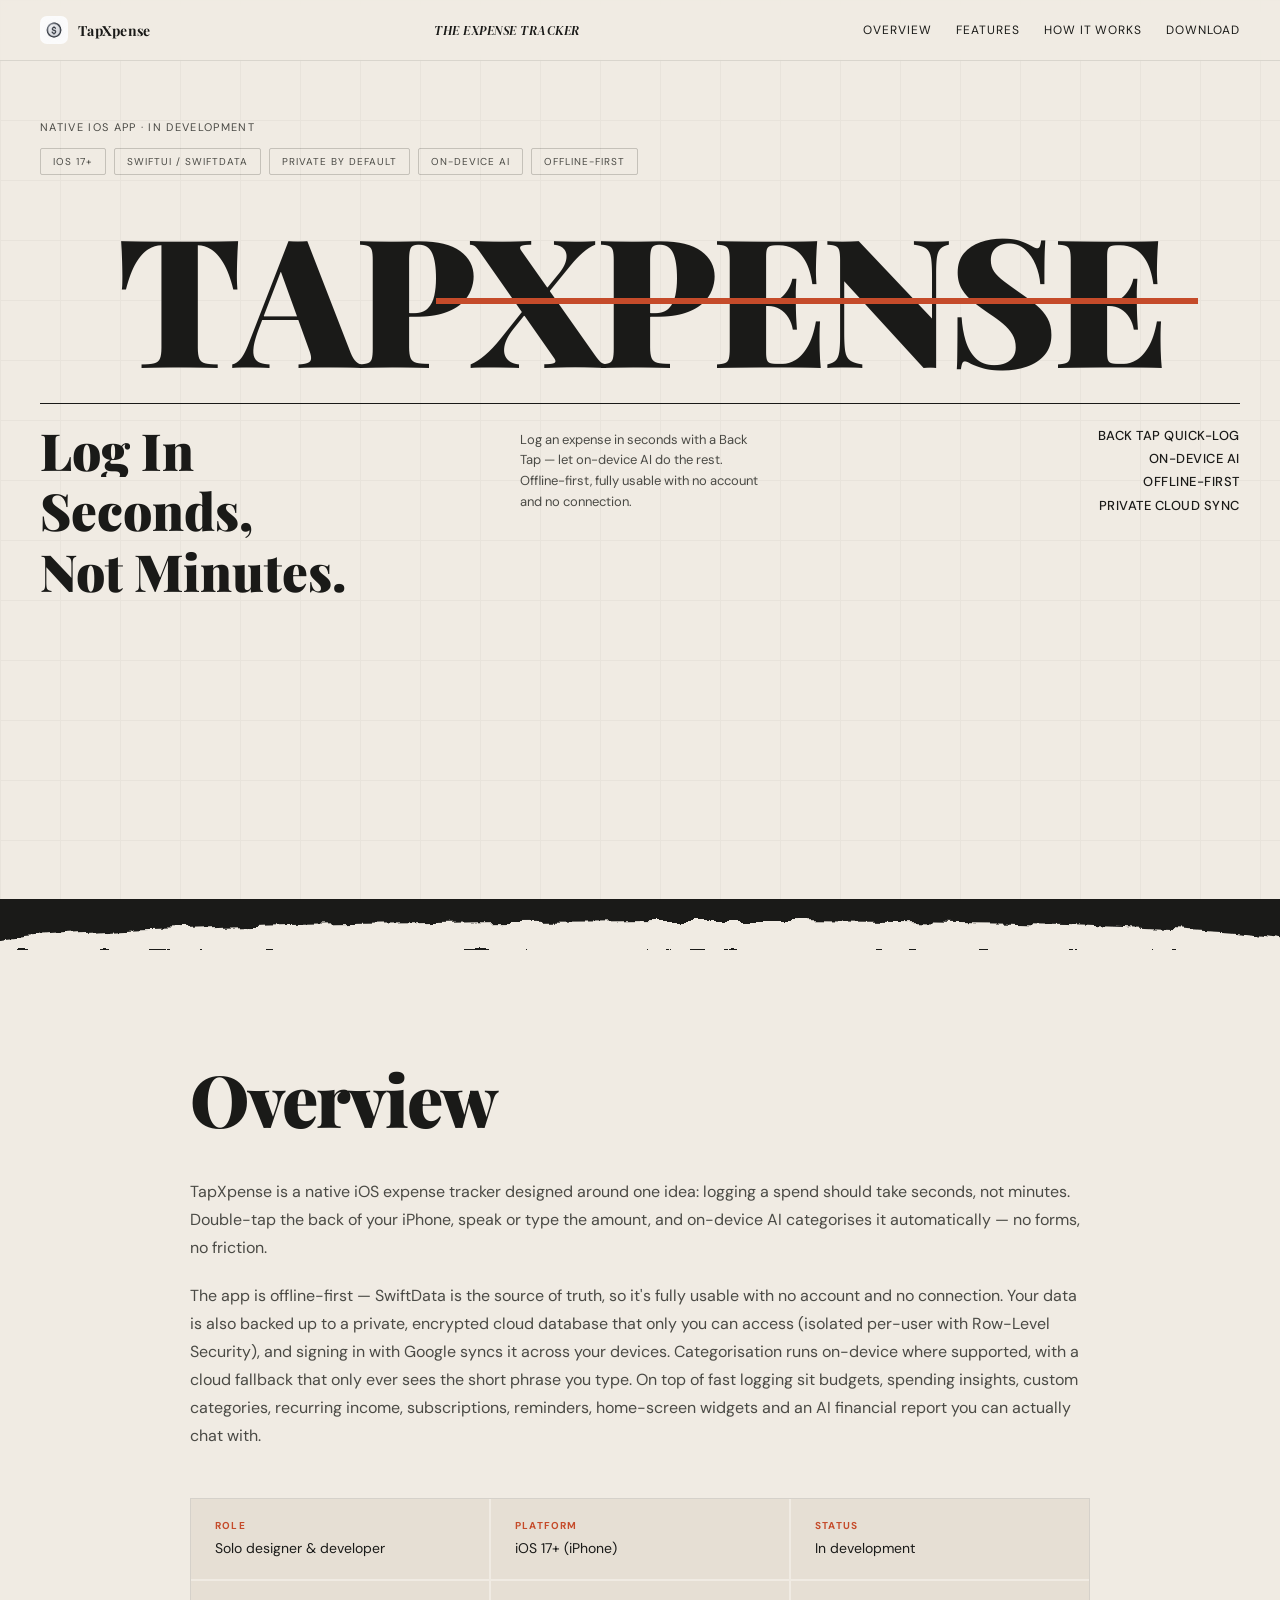
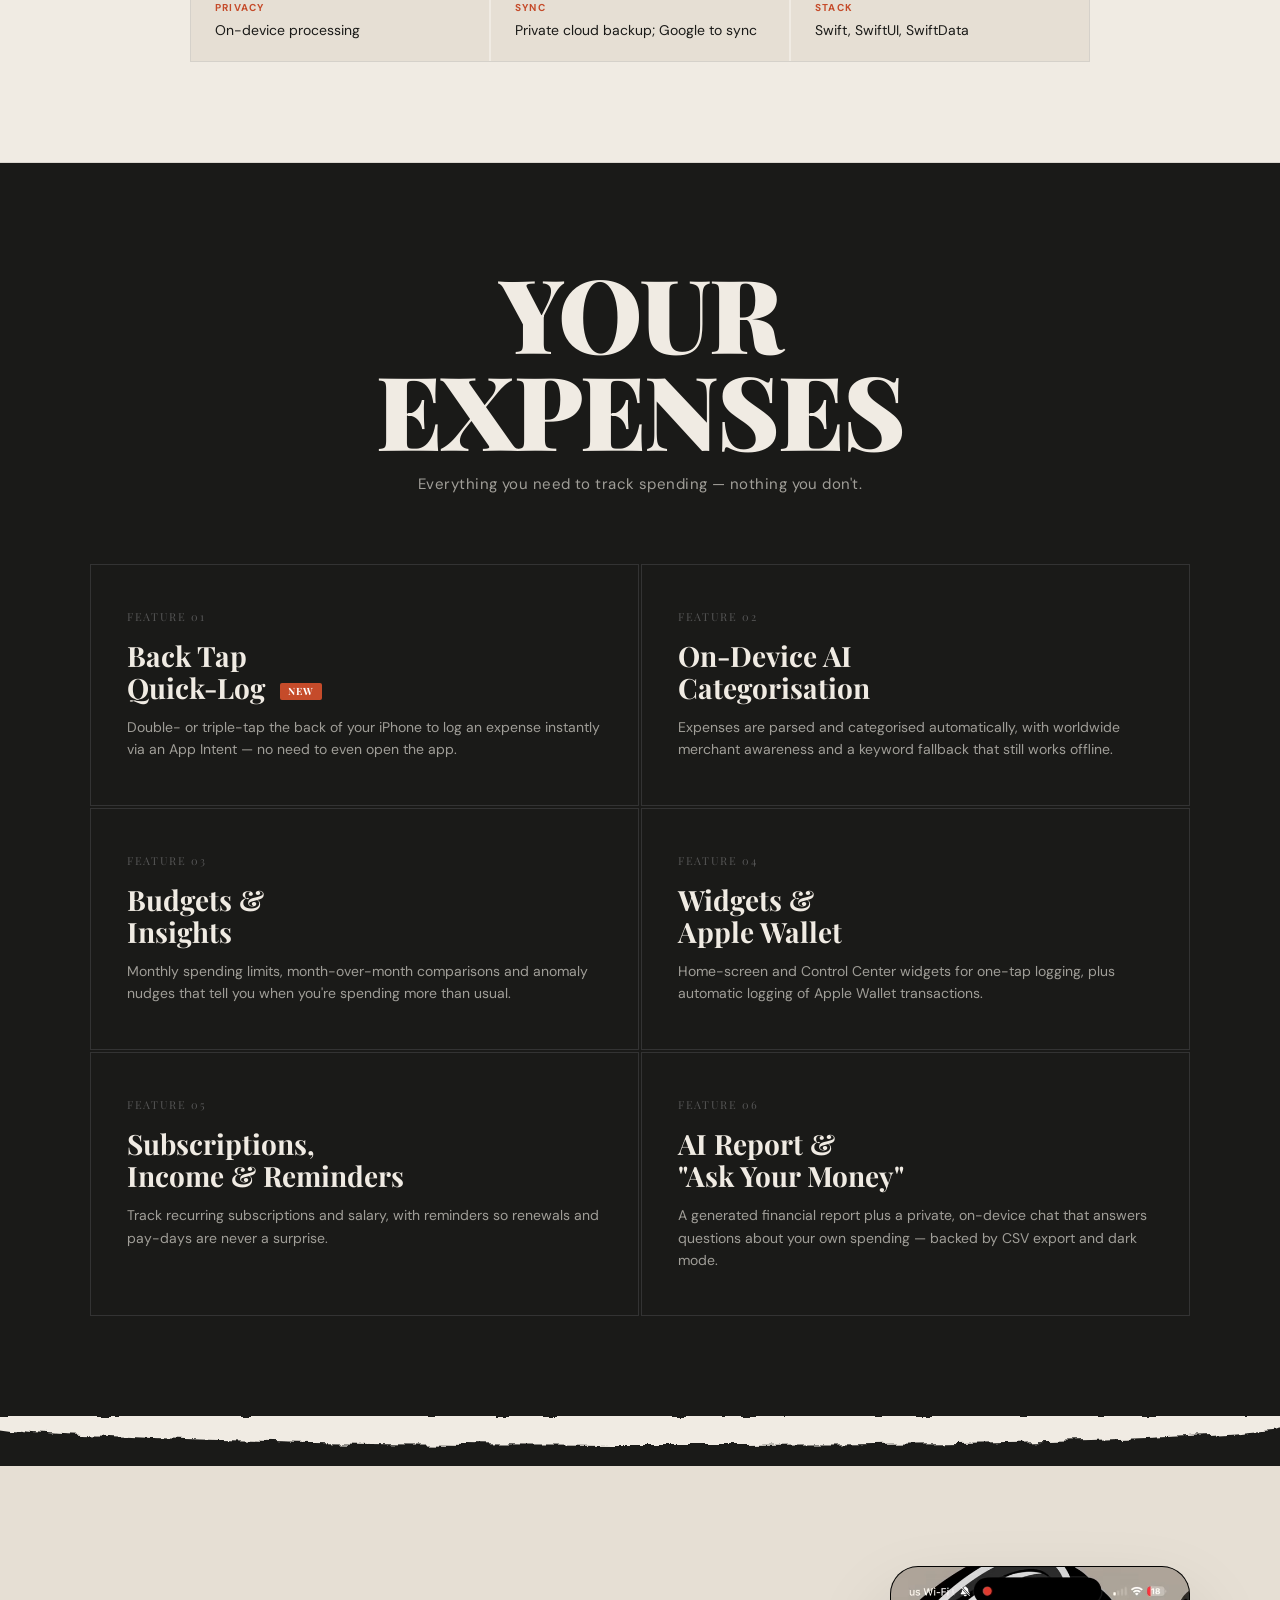
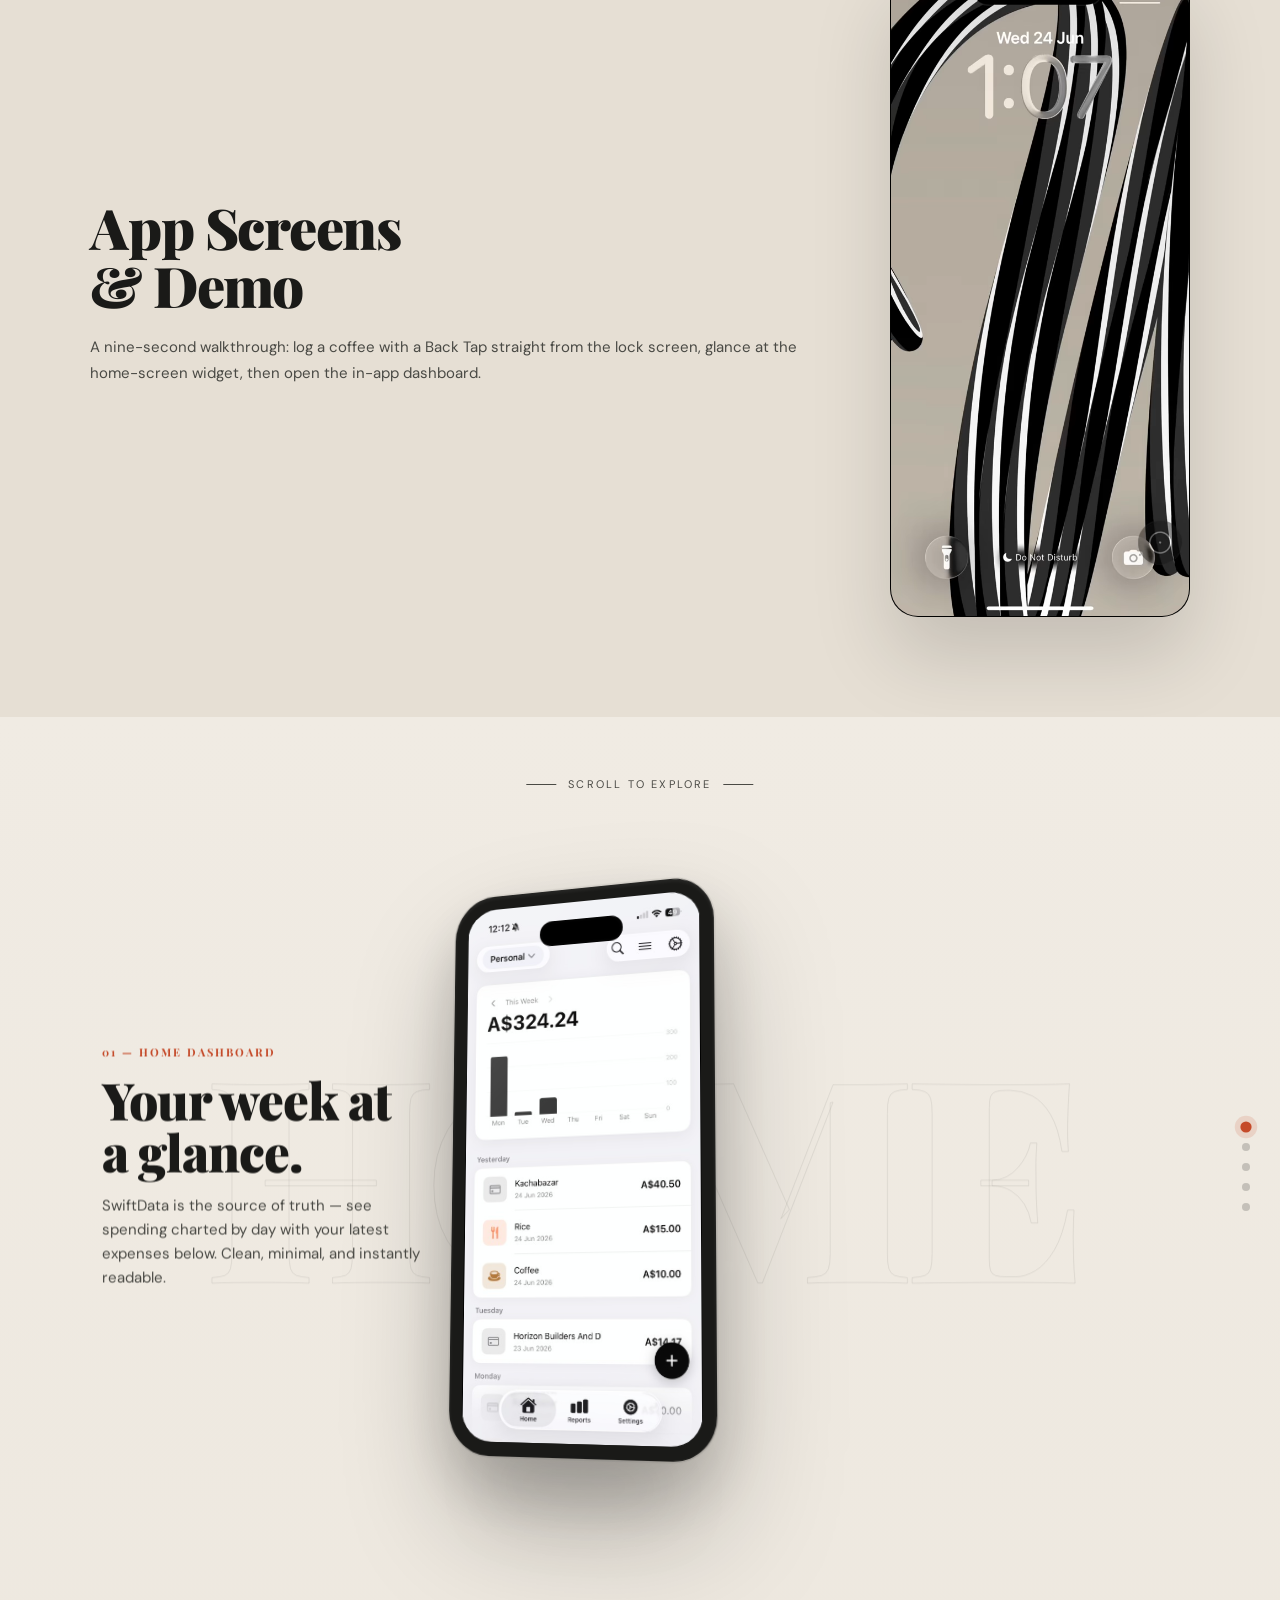
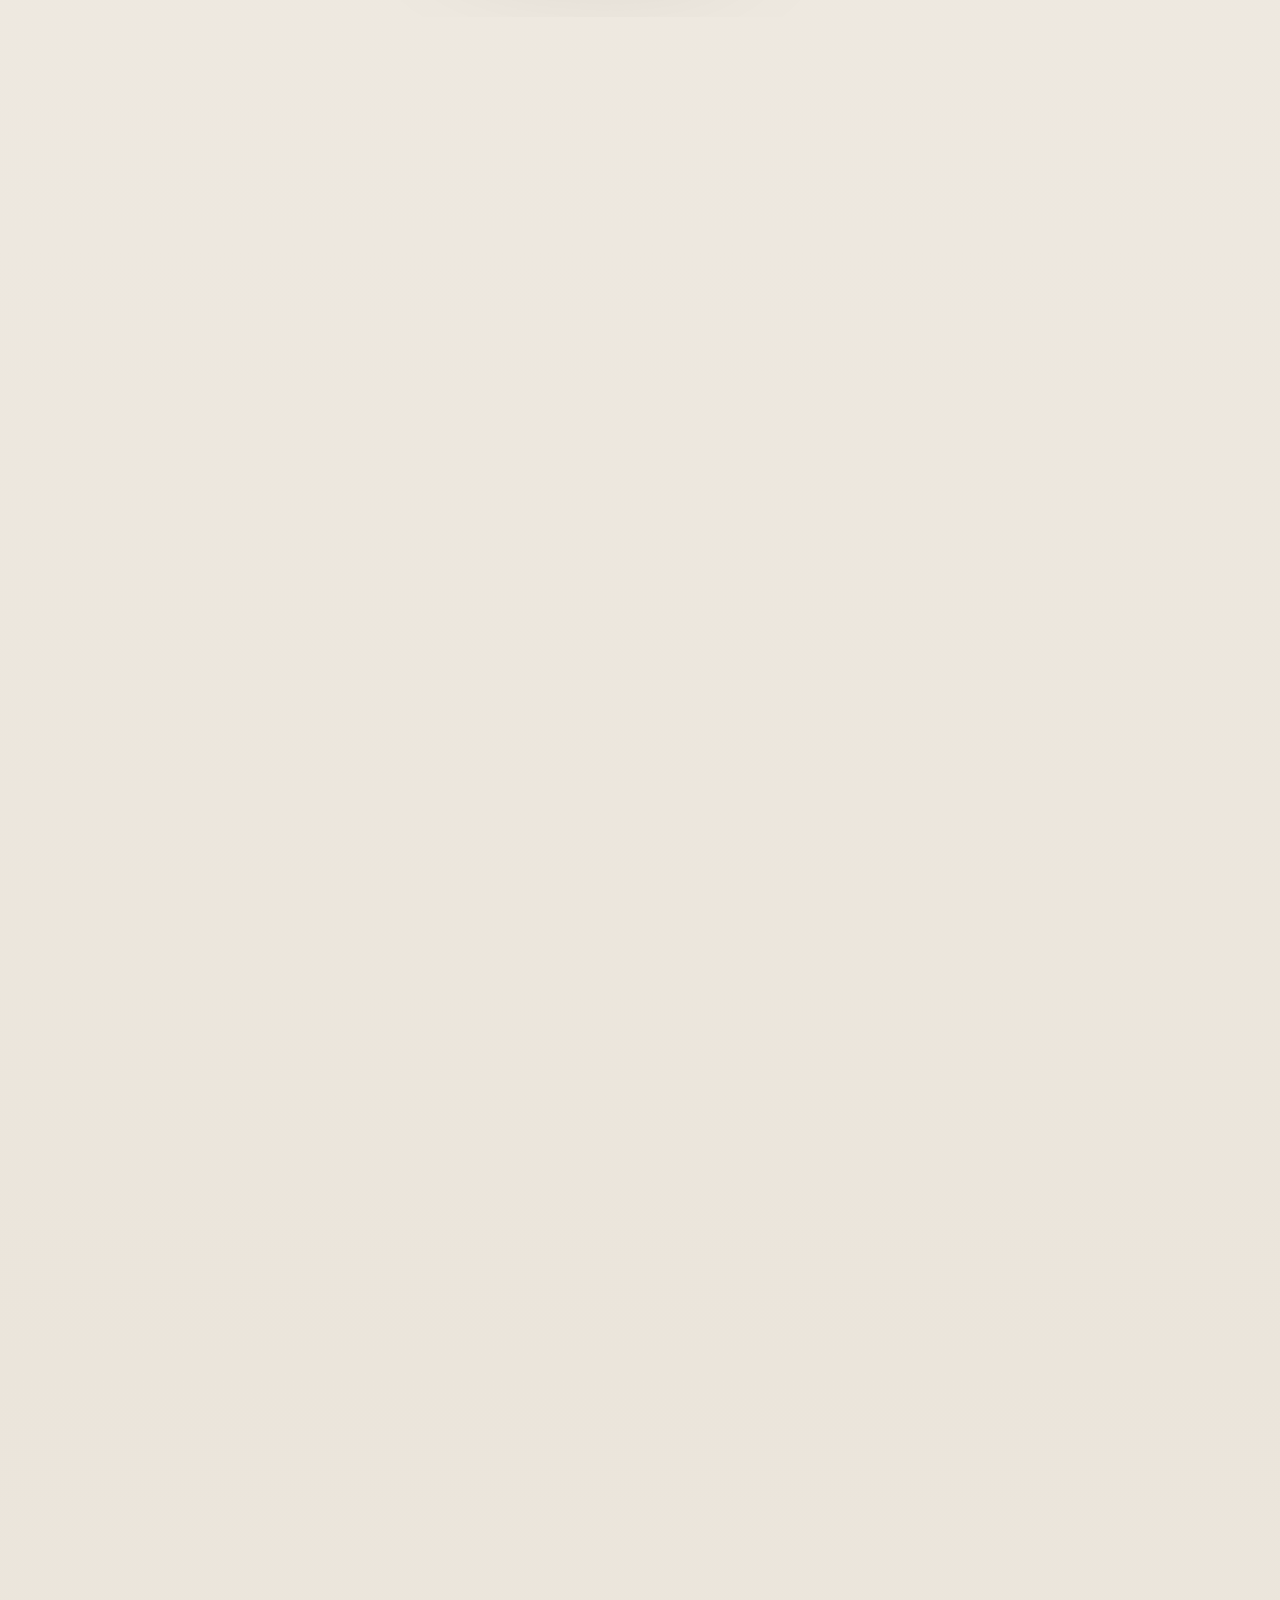
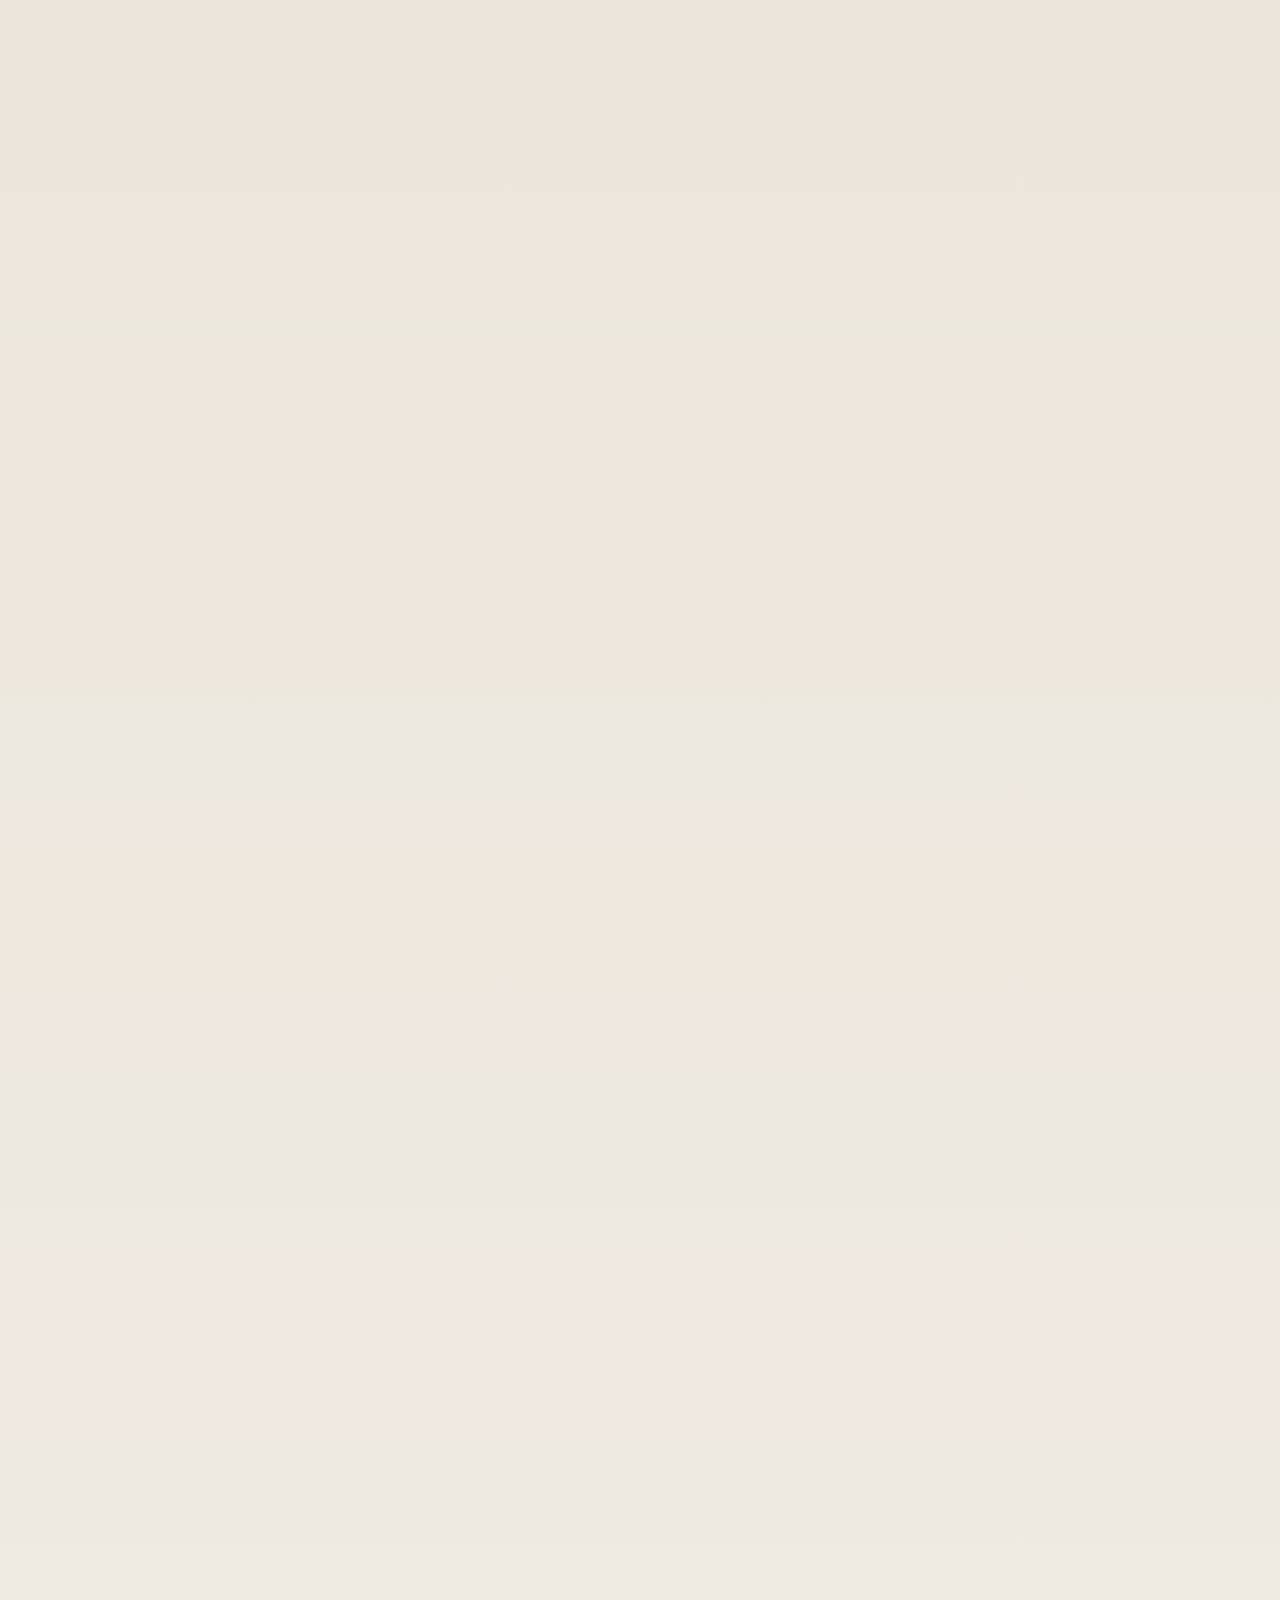
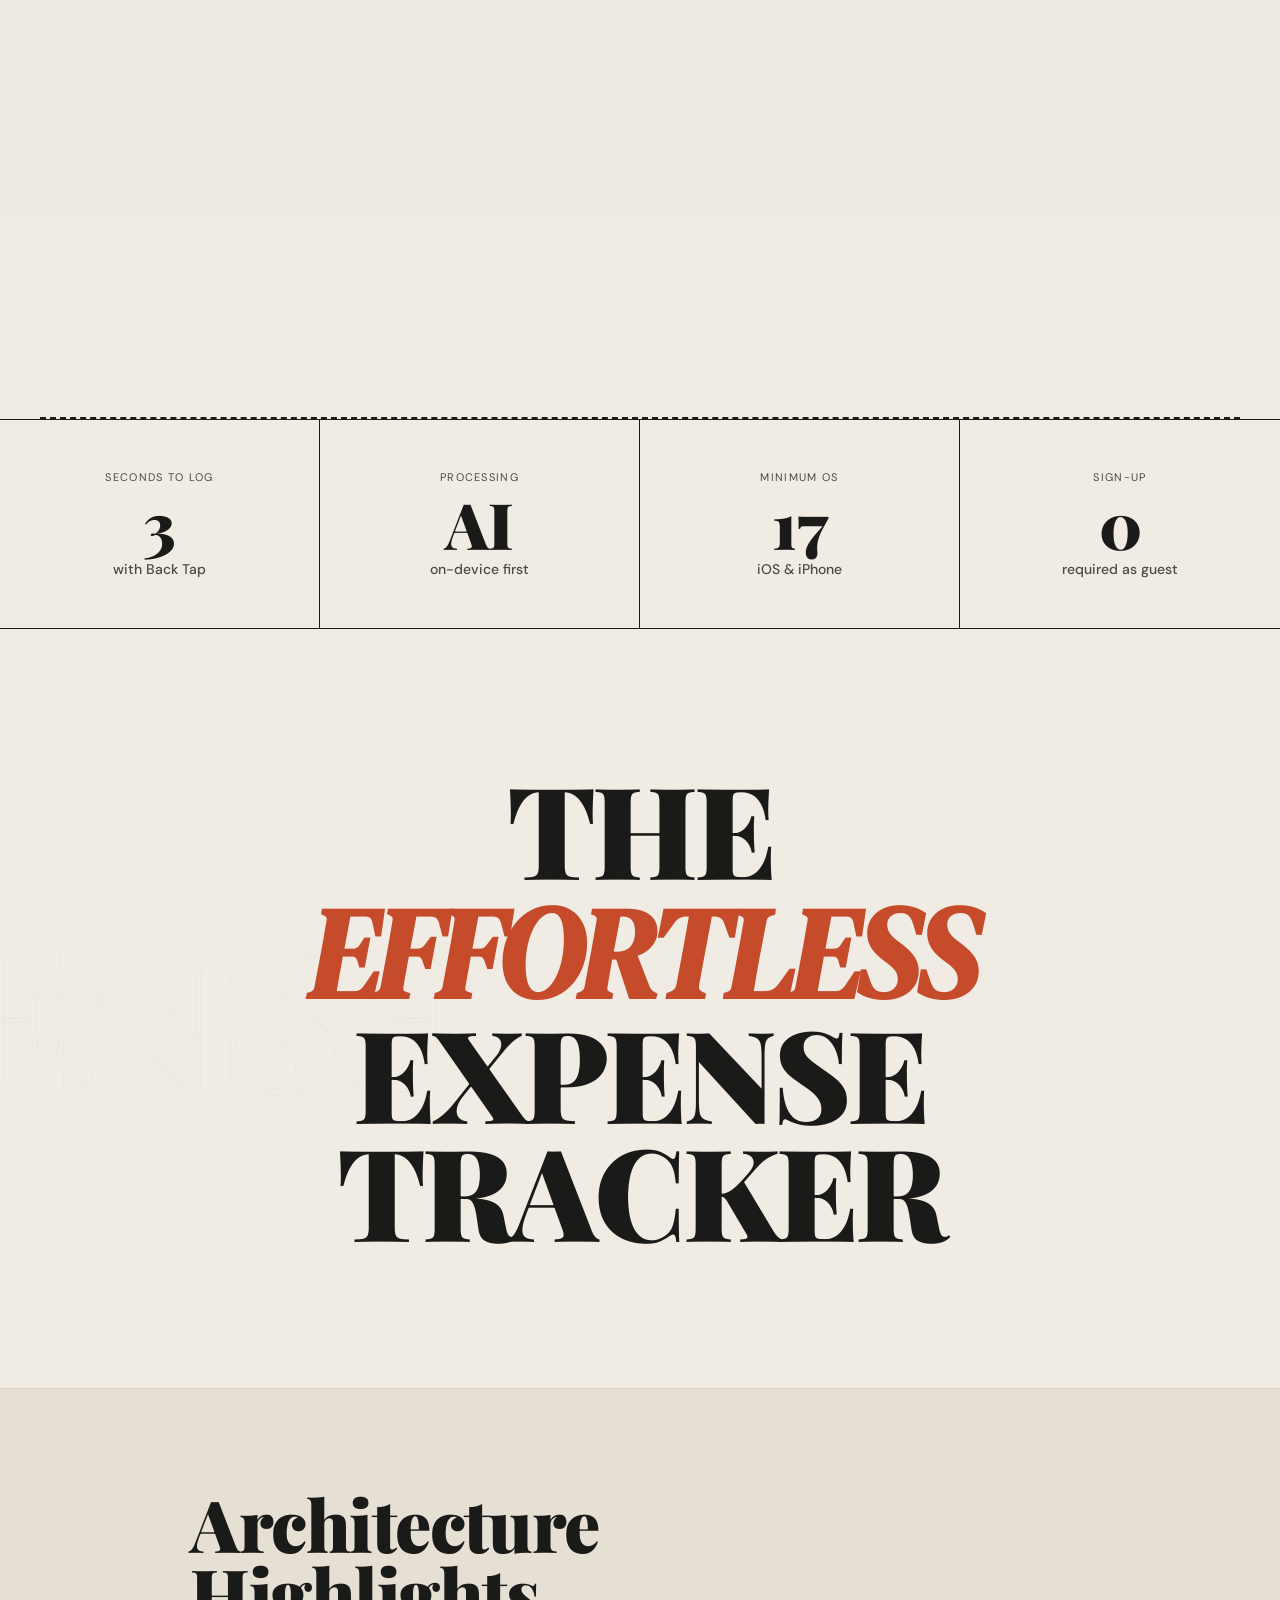
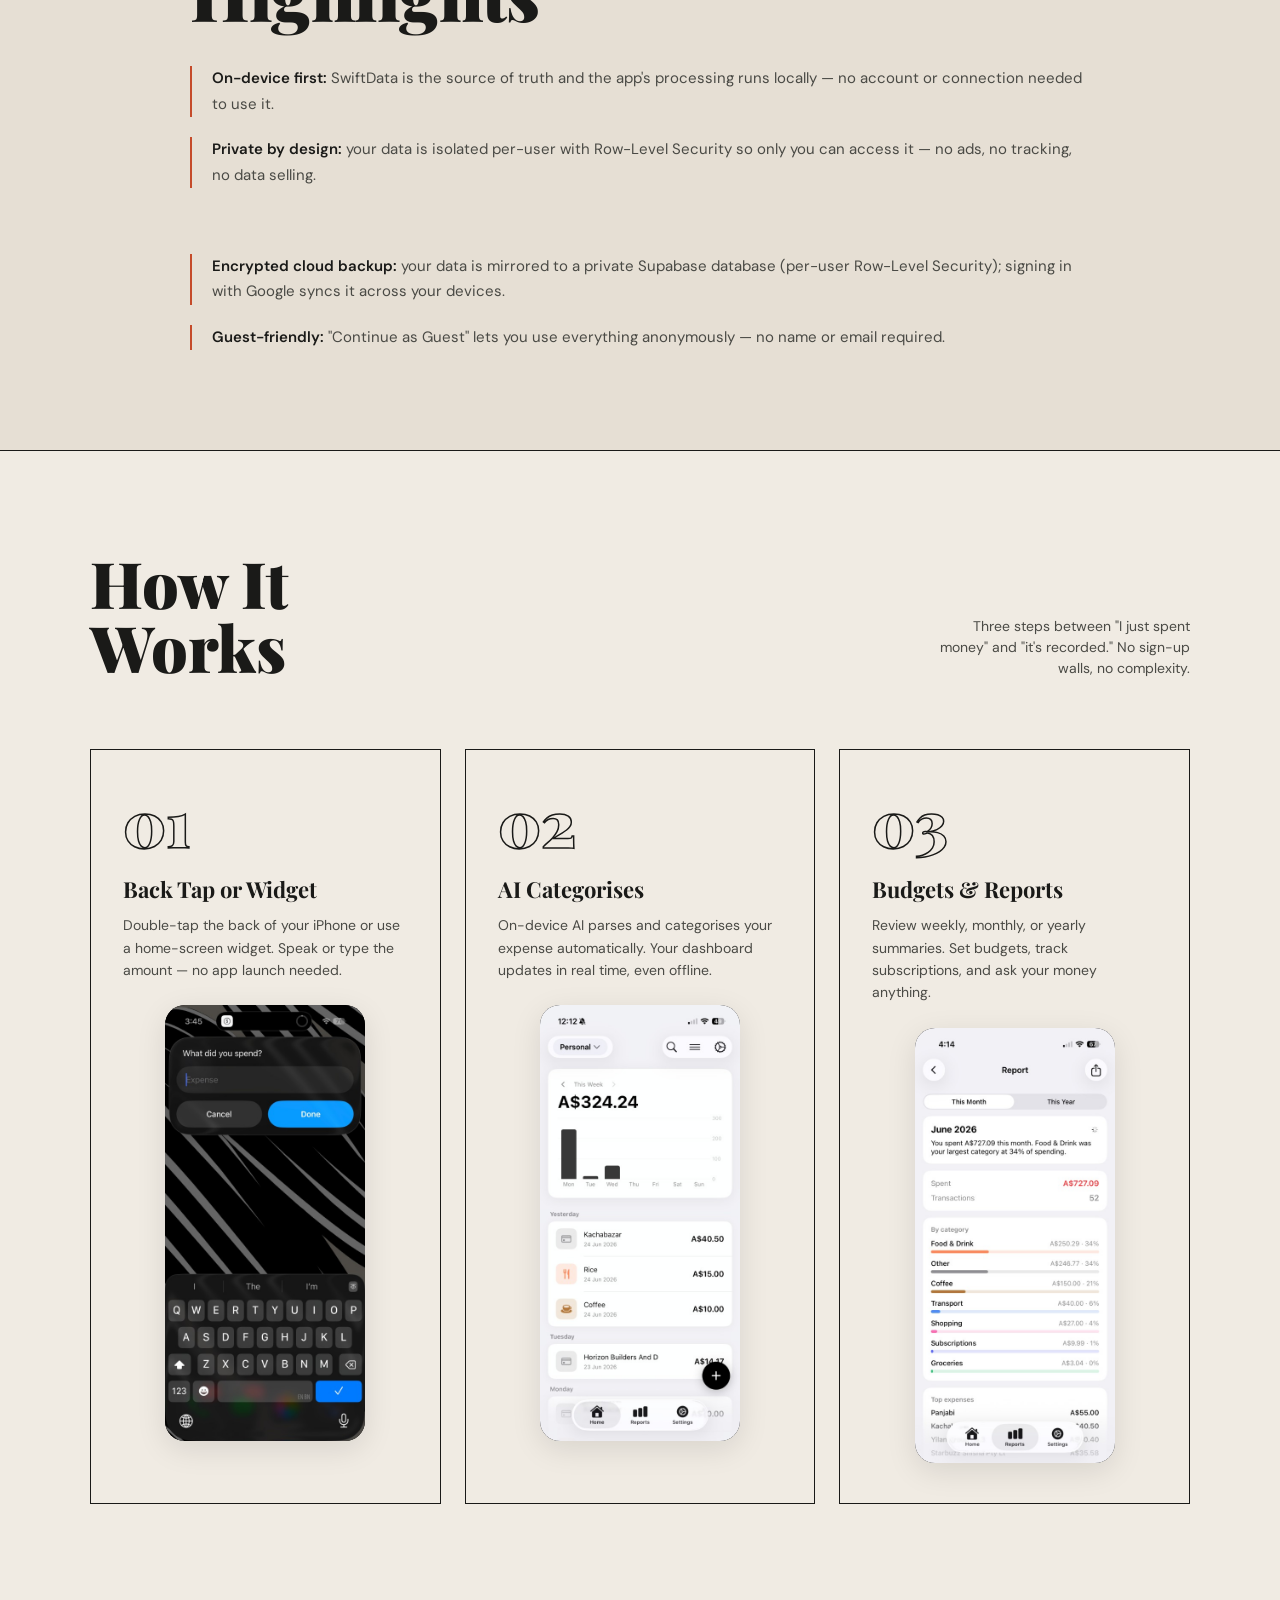
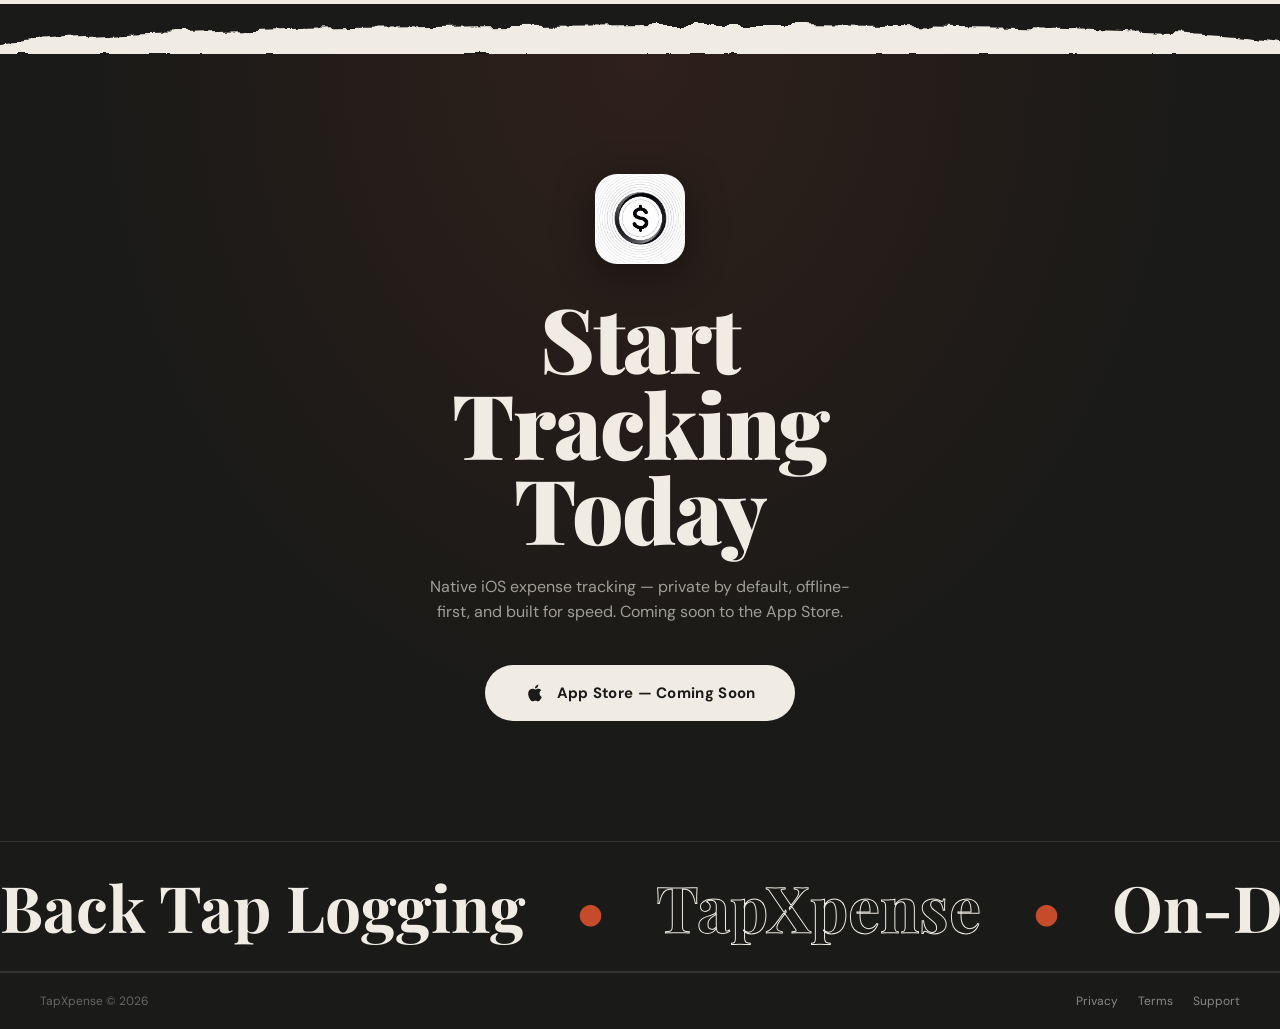
<file: index.html>
<!DOCTYPE html>
<html lang="en">
<head>
<meta charset="UTF-8">
<meta name="viewport" content="width=device-width, initial-scale=1.0">
<meta name="description" content="TapXpense — log an expense in seconds with a Back Tap. On-device AI categorisation, offline-first, private by default.">
<title>TapXpense — iOS Expense Tracker</title>
<link rel="icon" href="assets/icon.png" type="image/png">
<link rel="preconnect" href="https://fonts.googleapis.com">
<link href="https://fonts.googleapis.com/css2?family=Playfair+Display:ital,wght@0,400;0,700;0,900;1,400;1,700&family=DM+Sans:wght@400;500;700&family=DM+Serif+Display:ital@0;1&display=swap" rel="stylesheet">
<link rel="stylesheet" href="css/styles.css">
</head>
<body>

<svg style="position:absolute;width:0;height:0">
  <defs>
    <filter id="torn-filter">
      <feTurbulence type="fractalNoise" baseFrequency="0.04" numOctaves="5" result="noise"/>
      <feDisplacementMap in="SourceGraphic" in2="noise" scale="12" xChannelSelector="R" yChannelSelector="G"/>
    </filter>
  </defs>
</svg>

<div class="loader" id="loader">
  <div class="loader-text"><span style="animation-delay:0.2s">T</span><span style="animation-delay:0.25s">A</span><span style="animation-delay:0.3s">P</span><span style="animation-delay:0.35s">X</span><span style="animation-delay:0.4s">P</span><span style="animation-delay:0.45s">E</span><span style="animation-delay:0.5s">N</span><span style="animation-delay:0.55s">S</span><span style="animation-delay:0.6s">E</span></div>
  <div class="loader-bar"><div class="loader-bar-inner"></div></div>
</div>

<div class="cursor-glow" id="cursorGlow"></div>

<nav class="topbar">
  <a href="index.html" class="topbar-logo">
    <img src="assets/icon.png" alt="" class="topbar-icon" width="28" height="28">
    TapXpense
  </a>
  <div style="font-family: var(--serif-display); font-style: italic; font-size: 13px; letter-spacing: 0.04em;">The Expense Tracker</div>
  <div class="topbar-right">
    <a href="#overview" class="magnetic">Overview</a>
    <a href="#features" class="magnetic">Features</a>
    <a href="#how" class="magnetic">How It Works</a>
    <a href="#download" class="magnetic">Download</a>
  </div>
</nav>

<section class="hero">
  <div class="hero-bg-grid"></div>
  <div class="hero-meta">
    <p class="hero-eyebrow">Native iOS App · In Development</p>
    <div class="hero-badges">
      <span>iOS 17+</span>
      <span>SwiftUI / SwiftData</span>
      <span>Private by Default</span>
      <span>On-Device AI</span>
      <span>Offline-First</span>
    </div>
  </div>
  <h1 class="hero-masthead" id="masthead">
    TAP<span class="line-through">XPENSE</span>
  </h1>
  <div class="hero-subtitle-row">
    <div class="hero-subtitle-left">
      <div class="word"><span style="animation-delay:2.8s">Log</span></div>
      <div class="word"><span style="animation-delay:2.9s">In</span></div><br>
      <div class="word"><span style="animation-delay:3.0s">Seconds,</span></div><br>
      <div class="word"><span style="animation-delay:3.1s">Not Minutes.</span></div>
    </div>
    <div class="hero-subtitle-center">
      Log an expense in seconds with a Back Tap — let on-device AI do the rest. Offline-first, fully usable with no account and no connection.
    </div>
    <div class="hero-subtitle-right">
      Back Tap Quick-Log<br>On-Device AI<br>Offline-First<br>Private Cloud Sync
    </div>
  </div>
</section>

<div class="torn-edge"></div>

<section class="overview-section" id="overview">
  <div class="overview-inner">
    <h2 data-scroll="up">Overview</h2>
    <div class="overview-copy">
      <p data-scroll="up" data-delay="50">TapXpense is a native iOS expense tracker designed around one idea: logging a spend should take seconds, not minutes. Double-tap the back of your iPhone, speak or type the amount, and on-device AI categorises it automatically — no forms, no friction.</p>
      <p data-scroll="up" data-delay="100">The app is offline-first — SwiftData is the source of truth, so it's fully usable with no account and no connection. Your data is also backed up to a private, encrypted cloud database that only you can access (isolated per-user with Row-Level Security), and signing in with Google syncs it across your devices. Categorisation runs on-device where supported, with a cloud fallback that only ever sees the short phrase you type. On top of fast logging sit budgets, spending insights, custom categories, recurring income, subscriptions, reminders, home-screen widgets and an AI financial report you can actually chat with.</p>
    </div>
    <div class="quick-facts" data-scroll="up" data-delay="150">
      <div class="quick-fact"><span class="quick-fact-label">Role</span><span class="quick-fact-value">Solo designer &amp; developer</span></div>
      <div class="quick-fact"><span class="quick-fact-label">Platform</span><span class="quick-fact-value">iOS 17+ (iPhone)</span></div>
      <div class="quick-fact"><span class="quick-fact-label">Status</span><span class="quick-fact-value">In development</span></div>
      <div class="quick-fact"><span class="quick-fact-label">Privacy</span><span class="quick-fact-value">On-device processing</span></div>
      <div class="quick-fact"><span class="quick-fact-label">Sync</span><span class="quick-fact-value">Private cloud backup; Google to sync</span></div>
      <div class="quick-fact"><span class="quick-fact-label">Stack</span><span class="quick-fact-value">Swift, SwiftUI, SwiftData</span></div>
    </div>
  </div>
</section>

<section class="dark-section" id="features">
  <div class="features-header">
    <h2 data-scroll="up">YOUR<br>EXPENSES</h2>
    <p data-scroll="up" data-delay="100">Everything you need to track spending — nothing you don't.</p>
  </div>
  <div class="features-grid">
    <div class="feature-card" data-scroll="flip" data-delay="0" data-tilt>
      <div class="feature-num">Feature 01</div>
      <div class="feature-title">Back Tap<br>Quick-Log <span class="feature-tag">New</span></div>
      <div class="feature-desc">Double- or triple-tap the back of your iPhone to log an expense instantly via an App Intent — no need to even open the app.</div>
    </div>
    <div class="feature-card" data-scroll="flip-left" data-delay="100" data-tilt>
      <div class="feature-num">Feature 02</div>
      <div class="feature-title">On-Device AI<br>Categorisation</div>
      <div class="feature-desc">Expenses are parsed and categorised automatically, with worldwide merchant awareness and a keyword fallback that still works offline.</div>
    </div>
    <div class="feature-card" data-scroll="flip" data-delay="200" data-tilt>
      <div class="feature-num">Feature 03</div>
      <div class="feature-title">Budgets &amp;<br>Insights</div>
      <div class="feature-desc">Monthly spending limits, month-over-month comparisons and anomaly nudges that tell you when you're spending more than usual.</div>
    </div>
    <div class="feature-card" data-scroll="flip-left" data-delay="300" data-tilt>
      <div class="feature-num">Feature 04</div>
      <div class="feature-title">Widgets &amp;<br>Apple Wallet</div>
      <div class="feature-desc">Home-screen and Control Center widgets for one-tap logging, plus automatic logging of Apple Wallet transactions.</div>
    </div>
    <div class="feature-card" data-scroll="flip" data-delay="400" data-tilt>
      <div class="feature-num">Feature 05</div>
      <div class="feature-title">Subscriptions,<br>Income &amp; Reminders</div>
      <div class="feature-desc">Track recurring subscriptions and salary, with reminders so renewals and pay-days are never a surprise.</div>
    </div>
    <div class="feature-card" data-scroll="flip-left" data-delay="500" data-tilt>
      <div class="feature-num">Feature 06</div>
      <div class="feature-title">AI Report &amp;<br>"Ask Your Money"</div>
      <div class="feature-desc">A generated financial report plus a private, on-device chat that answers questions about your own spending — backed by CSV export and dark mode.</div>
    </div>
  </div>
</section>

<div class="torn-edge-top"></div>

<section class="demo-section" id="demo">
  <div class="demo-inner">
    <div class="demo-copy" data-scroll="left">
      <h2>App Screens<br>&amp; Demo</h2>
      <p>A nine-second walkthrough: log a coffee with a Back Tap straight from the lock screen, glance at the home-screen widget, then open the in-app dashboard.</p>
    </div>
    <div class="demo-video-wrap" data-scroll="right">
      <video class="demo-video" autoplay muted loop playsinline poster="assets/screen-dashboard.png">
        <source src="assets/demo.webm" type="video/webm">
        <source src="assets/demo.mp4" type="video/mp4">
      </video>
    </div>
  </div>
</section>

<section class="showcase-pin" id="showcase">
  <div class="showcase-sticky">
    <div class="showcase-bg-text" id="showcaseBgText">EXPENSES</div>
    <div class="showcase-intro-label">SCROLL TO EXPLORE</div>
    <div class="showcase-progress" id="showcaseProgress">
      <button type="button" class="showcase-dot active" data-step="0" aria-label="Home dashboard"></button>
      <button type="button" class="showcase-dot" data-step="1" aria-label="Reports overview"></button>
      <button type="button" class="showcase-dot" data-step="2" aria-label="Smart insights"></button>
      <button type="button" class="showcase-dot" data-step="3" aria-label="Back Tap quick-log"></button>
      <button type="button" class="showcase-dot" data-step="4" aria-label="Settings and sync"></button>
    </div>

    <div class="showcase-captions">
      <div class="showcase-caption cap-left active" data-cap="0">
        <div class="cap-num">01 — Home Dashboard</div>
        <h3>Your week at<br>a glance.</h3>
        <p>SwiftData is the source of truth — see spending charted by day with your latest expenses below. Clean, minimal, and instantly readable.</p>
      </div>
      <div class="showcase-caption cap-right" data-cap="1">
        <div class="cap-num">02 — Reports Overview</div>
        <h3>Week, month<br>&amp; year.</h3>
        <p>Clear totals and AI-written summaries that make sense of your spending — with CSV export when you need it.</p>
      </div>
      <div class="showcase-caption cap-left" data-cap="2">
        <div class="cap-num">03 — Smart Insights</div>
        <h3>It does the<br>thinking for you.</h3>
        <p>Spend forecasts, your biggest expense, subscription totals — plus a private, on-device AI you can ask about your money.</p>
      </div>
      <div class="showcase-caption cap-right" data-cap="3">
        <div class="cap-num">04 — Back Tap Quick-Log</div>
        <h3>Log from anywhere,<br>even the lock screen.</h3>
        <p>Double-tap the back of your iPhone to open a quick-entry sheet — speak or type the amount without launching the app.</p>
      </div>
      <div class="showcase-caption cap-left" data-cap="4">
        <div class="cap-num">05 — Settings &amp; Sync</div>
        <h3>Private backup,<br>your choice.</h3>
        <p>Continue as Guest with no email required, or sign in with Google to sync across devices — encrypted and isolated per user.</p>
      </div>
    </div>

    <div class="showcase-stage">
      <div class="showcase-phone" id="showcasePhone">
        <div class="showcase-phone-frame">
          <div class="showcase-phone-screens">
            <div class="showcase-phone-notch"></div>
            <img src="assets/screen-dashboard.png" alt="Home dashboard" class="active" data-screen="0">
            <img src="assets/reports.png" alt="Reports overview" data-screen="1">
            <img src="assets/screen-insights.png" alt="Smart insights" data-screen="2">
            <img src="assets/screen-quick-log.png" alt="Back Tap quick-log" data-screen="3">
            <img src="assets/screen-signin.png" alt="Settings and sync" data-screen="4">
            <div class="showcase-phone-glare"></div>
          </div>
        </div>
        <div class="showcase-phone-shadow" id="showcaseShadow"></div>
      </div>
    </div>

    <div class="showcase-mobile-nav">
      <button type="button" class="showcase-mobile-btn" id="showcasePrev" aria-label="Previous screen">←</button>
      <div class="showcase-mobile-dots" id="showcaseMobileDots"></div>
      <button type="button" class="showcase-mobile-btn" id="showcaseNext" aria-label="Next screen">→</button>
    </div>
  </div>
</section>

<hr class="dashed-divider">

<div class="stats-section">
  <div class="stat-item" data-scroll="up" data-delay="0">
    <div class="stat-label">Seconds to Log</div>
    <div class="stat-value"><span class="count-up" data-target="3">0</span></div>
    <div class="stat-unit">with Back Tap</div>
  </div>
  <div class="stat-item" data-scroll="up" data-delay="100">
    <div class="stat-label">Processing</div>
    <div class="stat-value">AI</div>
    <div class="stat-unit">on-device first</div>
  </div>
  <div class="stat-item" data-scroll="up" data-delay="200">
    <div class="stat-label">Minimum OS</div>
    <div class="stat-value"><span class="count-up" data-target="17">0</span></div>
    <div class="stat-unit">iOS &amp; iPhone</div>
  </div>
  <div class="stat-item" data-scroll="up" data-delay="300">
    <div class="stat-label">Sign-Up</div>
    <div class="stat-value">0</div>
    <div class="stat-unit">required as guest</div>
  </div>
</div>

<section class="tagline-section">
  <div class="tagline-bg-text">TAPXPENSE</div>
  <h2 data-scroll="scale">THE<br><span class="tagline-word-accent">EFFORTLESS</span><br>EXPENSE<br>TRACKER</h2>
</section>

<section class="architecture-section" id="architecture">
  <div class="architecture-inner">
    <h2 data-scroll="up">Architecture<br>Highlights</h2>
    <ul class="architecture-list">
      <li data-scroll="up" data-delay="0"><strong>On-device first:</strong> SwiftData is the source of truth and the app's processing runs locally — no account or connection needed to use it.</li>
      <li data-scroll="up" data-delay="80"><strong>Private by design:</strong> your data is isolated per-user with Row-Level Security so only you can access it — no ads, no tracking, no data selling.</li>
      <li data-scroll="up" data-delay="160"><strong>App Intents + Back Tap:</strong> a Shortcuts-driven intent makes logging possible from outside the app entirely.</li>
      <li data-scroll="up" data-delay="240"><strong>Encrypted cloud backup:</strong> your data is mirrored to a private Supabase database (per-user Row-Level Security); signing in with Google syncs it across your devices.</li>
      <li data-scroll="up" data-delay="320"><strong>Guest-friendly:</strong> "Continue as Guest" lets you use everything anonymously — no name or email required.</li>
    </ul>
  </div>
</section>

<section class="how-section" id="how">
  <div class="how-header">
    <h2 data-scroll="left">How It<br>Works</h2>
    <p data-scroll="right">Three steps between "I just spent money" and "it's recorded." No sign-up walls, no complexity.</p>
  </div>
  <div class="how-steps">
    <div class="how-step" data-scroll="up" data-delay="0">
      <div class="how-step-num">01</div>
      <h3>Back Tap or Widget</h3>
      <p>Double-tap the back of your iPhone or use a home-screen widget. Speak or type the amount — no app launch needed.</p>
      <div class="how-step-phone"><img src="assets/screen-quick-log.png" alt="Back Tap quick-log"></div>
    </div>
    <div class="how-step" data-scroll="up" data-delay="150">
      <div class="how-step-num">02</div>
      <h3>AI Categorises</h3>
      <p>On-device AI parses and categorises your expense automatically. Your dashboard updates in real time, even offline.</p>
      <div class="how-step-phone"><img src="assets/screen-dashboard.png" alt="Dashboard"></div>
    </div>
    <div class="how-step" data-scroll="up" data-delay="300">
      <div class="how-step-num">03</div>
      <h3>Budgets &amp; Reports</h3>
      <p>Review weekly, monthly, or yearly summaries. Set budgets, track subscriptions, and ask your money anything.</p>
      <div class="how-step-phone"><img src="assets/screen-ai-report.png" alt="AI report"></div>
    </div>
  </div>
</section>

<div class="torn-edge"></div>
<section class="cta-section" id="download">
  <div class="cta-logo" data-scroll="scale">
    <img src="assets/logo.jpeg" alt="TapXpense Logo">
  </div>
  <h2 data-scroll="up" data-delay="100">Start<br>Tracking<br>Today</h2>
  <p data-scroll="up" data-delay="200">Native iOS expense tracking — private by default, offline-first, and built for speed. Coming soon to the App Store.</p>
  <span class="cta-btn magnetic" data-scroll="up" data-delay="300" style="cursor: default; opacity: 0.85;">
    <svg viewBox="0 0 24 24" fill="currentColor"><path d="M18.71 19.5c-.83 1.24-1.71 2.45-3.05 2.47-1.34.03-1.77-.79-3.29-.79-1.53 0-2 .77-3.27.82-1.31.05-2.3-1.32-3.14-2.53C4.25 17 2.94 12.45 4.7 9.39c.87-1.52 2.43-2.48 4.12-2.51 1.28-.02 2.5.87 3.29.87.78 0 2.26-1.07 3.8-.91.65.03 2.47.26 3.64 1.98-.09.06-2.17 1.28-2.15 3.81.03 3.02 2.65 4.03 2.68 4.04-.03.07-.42 1.44-1.38 2.83M13 3.5c.73-.83 1.94-1.46 2.94-1.5.13 1.17-.34 2.35-1.04 3.19-.69.85-1.83 1.51-2.95 1.42-.15-1.15.41-2.35 1.05-3.11z"/></svg>
    App Store — Coming Soon
  </span>
</section>

<div class="marquee-wrap">
  <div class="marquee-track">
    <span>Back Tap Logging</span><span class="dot">•</span>
    <span class="outline">TapXpense</span><span class="dot">•</span>
    <span>On-Device AI</span><span class="dot">•</span>
    <span class="outline">Offline-First</span><span class="dot">•</span>
    <span>Back Tap Logging</span><span class="dot">•</span>
    <span class="outline">TapXpense</span><span class="dot">•</span>
    <span>On-Device AI</span><span class="dot">•</span>
    <span class="outline">Offline-First</span><span class="dot">•</span>
  </div>
</div>

<footer class="footer">
  <div>TapXpense © 2026</div>
  <div class="footer-links">
    <a href="privacy.html">Privacy</a>
    <a href="terms.html">Terms</a>
    <a href="https://toolfoliohub.com/project-pages/tapxpense">Support</a>
  </div>
</footer>

<script src="js/main.js"></script>
</body>
</html>
</file>
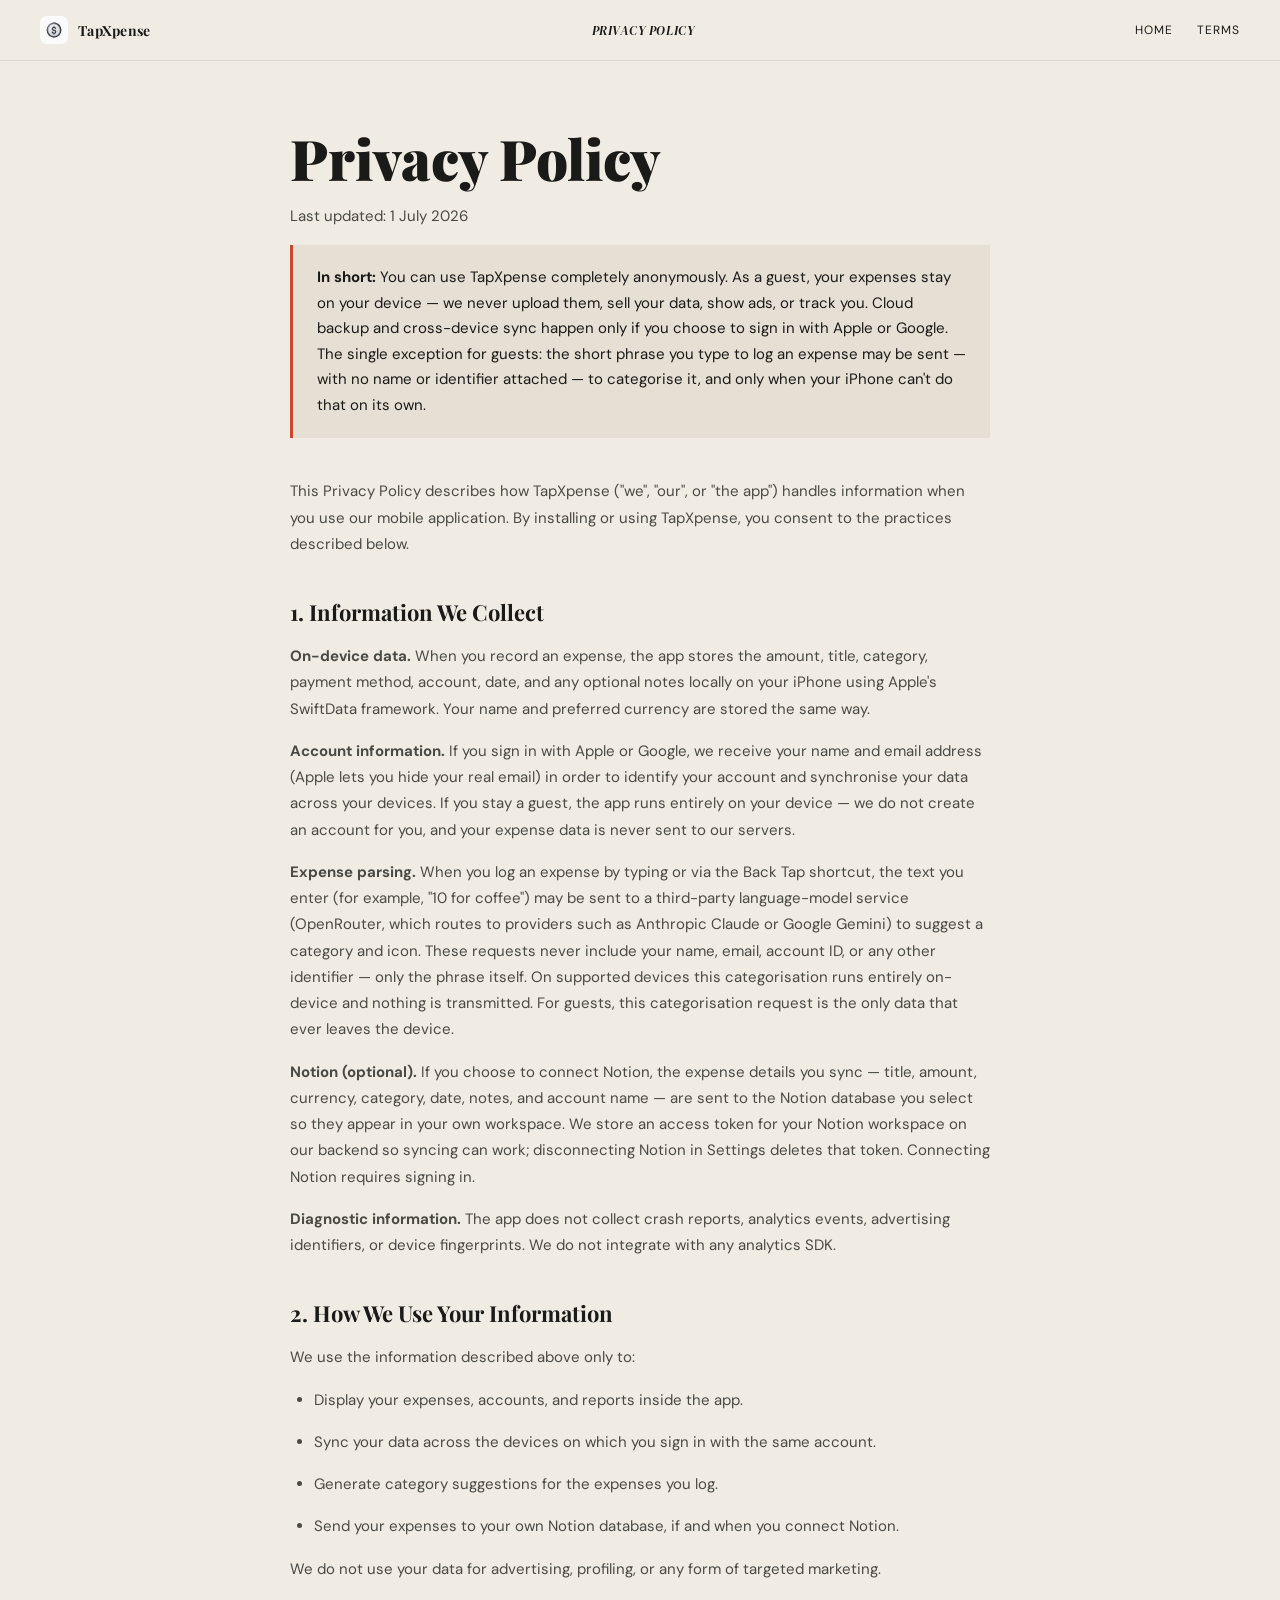
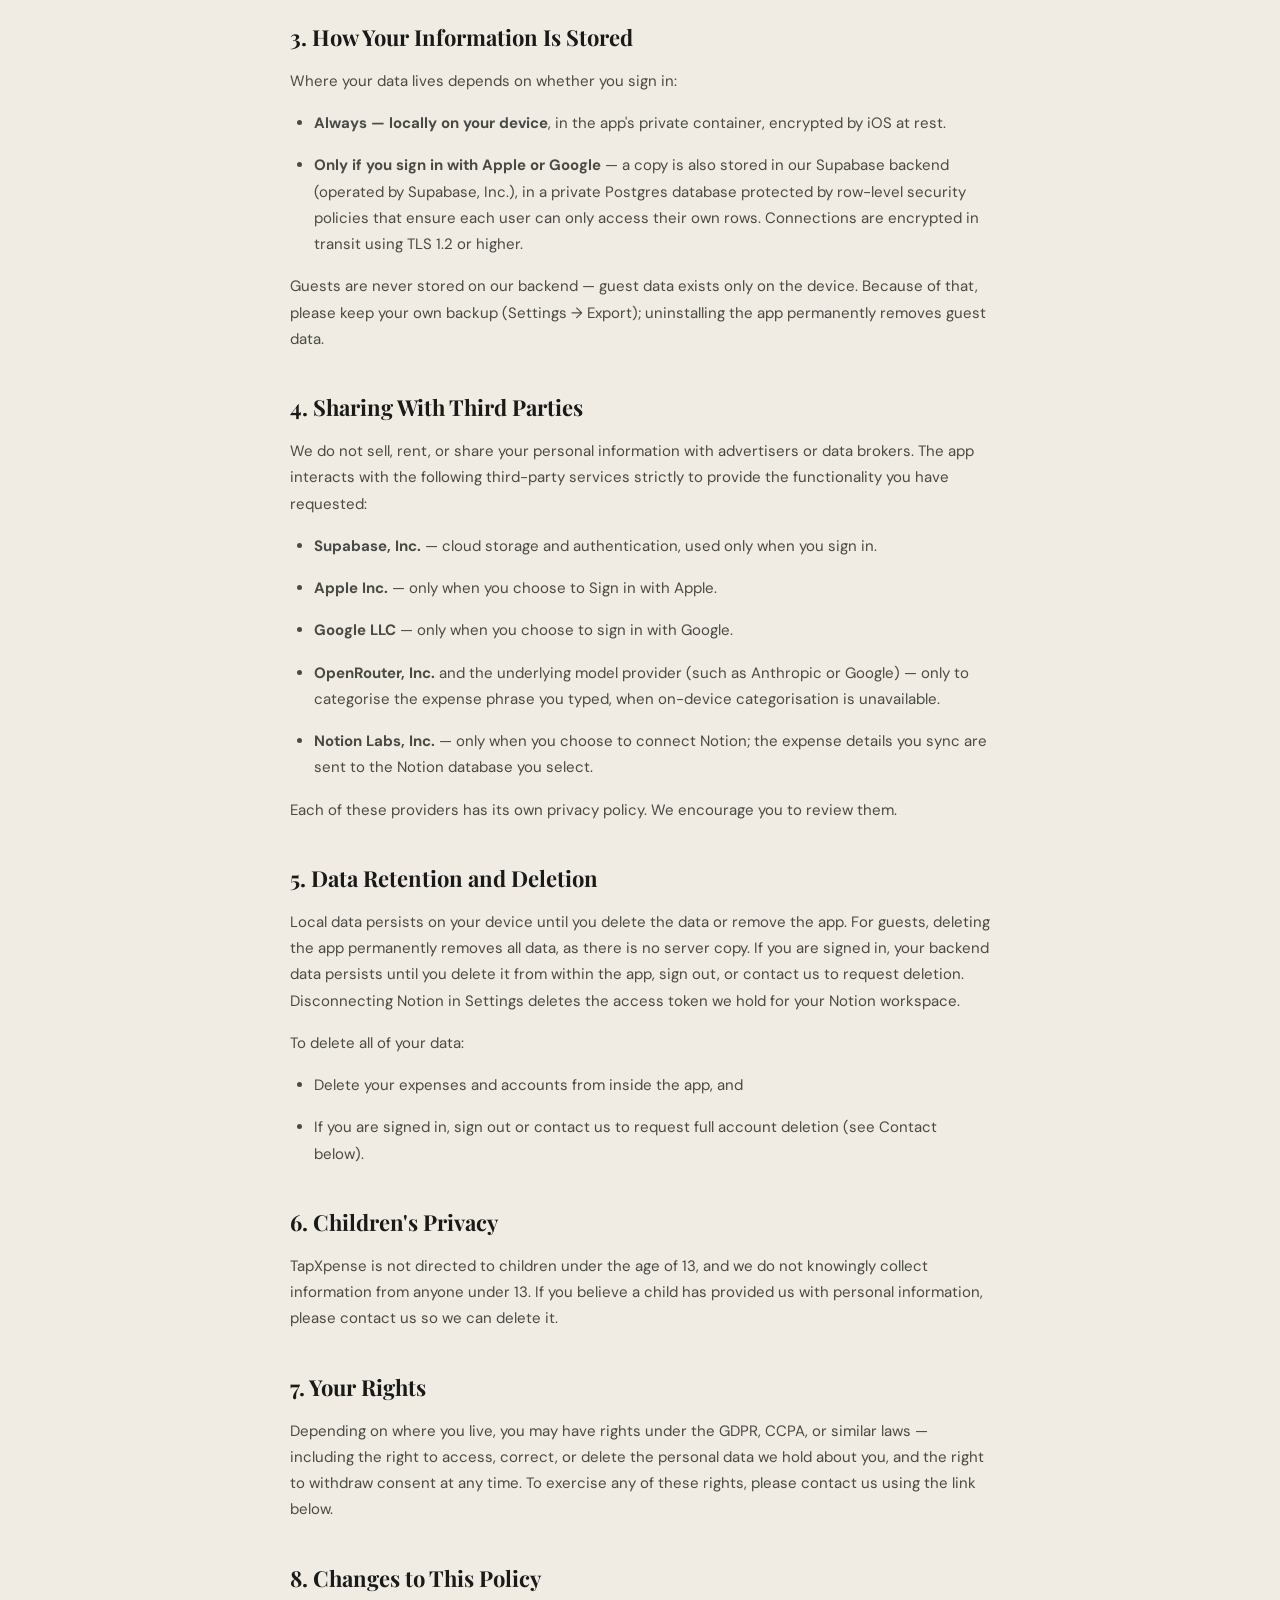
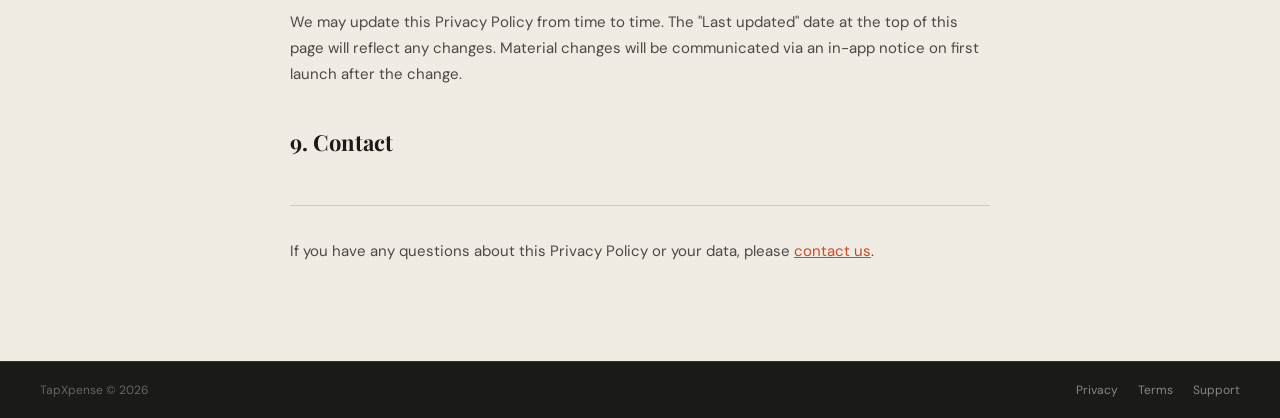
<file: privacy.html>
<!DOCTYPE html>
<html lang="en">
<head>
<meta charset="UTF-8">
<meta name="viewport" content="width=device-width, initial-scale=1.0">
<meta name="description" content="TapXpense Privacy Policy — how we handle your expense data.">
<title>Privacy Policy — TapXpense</title>
<link rel="icon" href="assets/icon.png" type="image/png">
<link rel="preconnect" href="https://fonts.googleapis.com">
<link href="https://fonts.googleapis.com/css2?family=Playfair+Display:ital,wght@0,400;0,700;0,900;1,400;1,700&family=DM+Sans:wght@400;500;700&family=DM+Serif+Display:ital@0;1&display=swap" rel="stylesheet">
<link rel="stylesheet" href="css/styles.css">
</head>
<body>

<nav class="topbar topbar-simple">
  <div class="topbar-logo"><a href="index.html"><img src="assets/icon.png" alt="" class="topbar-icon" width="28" height="28"> TapXpense</a></div>
  <div style="font-family: var(--serif-display); font-style: italic; font-size: 13px; letter-spacing: 0.04em;">Privacy Policy</div>
  <div class="topbar-right">
    <a href="index.html">Home</a>
    <a href="terms.html">Terms</a>
  </div>
</nav>

<main class="legal-page">
  <h1>Privacy Policy</h1>
  <p class="legal-date">Last updated: 1 July 2026</p>

  <div class="legal-summary">
    <strong>In short:</strong> You can use TapXpense completely anonymously. As a guest, your expenses stay on your device — we never upload them, sell your data, show ads, or track you. Cloud backup and cross-device sync happen only if you choose to sign in with Apple or Google. The single exception for guests: the short phrase you type to log an expense may be sent — with no name or identifier attached — to categorise it, and only when your iPhone can't do that on its own.
  </div>

  <p>This Privacy Policy describes how TapXpense ("we", "our", or "the app") handles information when you use our mobile application. By installing or using TapXpense, you consent to the practices described below.</p>

  <h2>1. Information We Collect</h2>

  <p><strong>On-device data.</strong> When you record an expense, the app stores the amount, title, category, payment method, account, date, and any optional notes locally on your iPhone using Apple's SwiftData framework. Your name and preferred currency are stored the same way.</p>

  <p><strong>Account information.</strong> If you sign in with Apple or Google, we receive your name and email address (Apple lets you hide your real email) in order to identify your account and synchronise your data across your devices. If you stay a guest, the app runs entirely on your device — we do not create an account for you, and your expense data is never sent to our servers.</p>

  <p><strong>Expense parsing.</strong> When you log an expense by typing or via the Back Tap shortcut, the text you enter (for example, "10 for coffee") may be sent to a third-party language-model service (OpenRouter, which routes to providers such as Anthropic Claude or Google Gemini) to suggest a category and icon. These requests never include your name, email, account ID, or any other identifier — only the phrase itself. On supported devices this categorisation runs entirely on-device and nothing is transmitted. For guests, this categorisation request is the only data that ever leaves the device.</p>

  <p><strong>Notion (optional).</strong> If you choose to connect Notion, the expense details you sync — title, amount, currency, category, date, notes, and account name — are sent to the Notion database you select so they appear in your own workspace. We store an access token for your Notion workspace on our backend so syncing can work; disconnecting Notion in Settings deletes that token. Connecting Notion requires signing in.</p>

  <p><strong>Diagnostic information.</strong> The app does not collect crash reports, analytics events, advertising identifiers, or device fingerprints. We do not integrate with any analytics SDK.</p>

  <h2>2. How We Use Your Information</h2>

  <p>We use the information described above only to:</p>
  <ul>
    <li>Display your expenses, accounts, and reports inside the app.</li>
    <li>Sync your data across the devices on which you sign in with the same account.</li>
    <li>Generate category suggestions for the expenses you log.</li>
    <li>Send your expenses to your own Notion database, if and when you connect Notion.</li>
  </ul>
  <p>We do not use your data for advertising, profiling, or any form of targeted marketing.</p>

  <h2>3. How Your Information Is Stored</h2>

  <p>Where your data lives depends on whether you sign in:</p>
  <ul>
    <li><strong>Always — locally on your device</strong>, in the app's private container, encrypted by iOS at rest.</li>
    <li><strong>Only if you sign in with Apple or Google</strong> — a copy is also stored in our Supabase backend (operated by Supabase, Inc.), in a private Postgres database protected by row-level security policies that ensure each user can only access their own rows. Connections are encrypted in transit using TLS 1.2 or higher.</li>
  </ul>
  <p>Guests are never stored on our backend — guest data exists only on the device. Because of that, please keep your own backup (Settings → Export); uninstalling the app permanently removes guest data.</p>

  <h2>4. Sharing With Third Parties</h2>

  <p>We do not sell, rent, or share your personal information with advertisers or data brokers. The app interacts with the following third-party services strictly to provide the functionality you have requested:</p>
  <ul>
    <li><strong>Supabase, Inc.</strong> — cloud storage and authentication, used only when you sign in.</li>
    <li><strong>Apple Inc.</strong> — only when you choose to Sign in with Apple.</li>
    <li><strong>Google LLC</strong> — only when you choose to sign in with Google.</li>
    <li><strong>OpenRouter, Inc.</strong> and the underlying model provider (such as Anthropic or Google) — only to categorise the expense phrase you typed, when on-device categorisation is unavailable.</li>
    <li><strong>Notion Labs, Inc.</strong> — only when you choose to connect Notion; the expense details you sync are sent to the Notion database you select.</li>
  </ul>
  <p>Each of these providers has its own privacy policy. We encourage you to review them.</p>

  <h2>5. Data Retention and Deletion</h2>

  <p>Local data persists on your device until you delete the data or remove the app. For guests, deleting the app permanently removes all data, as there is no server copy. If you are signed in, your backend data persists until you delete it from within the app, sign out, or contact us to request deletion. Disconnecting Notion in Settings deletes the access token we hold for your Notion workspace.</p>
  <p>To delete all of your data:</p>
  <ul>
    <li>Delete your expenses and accounts from inside the app, and</li>
    <li>If you are signed in, sign out or contact us to request full account deletion (see Contact below).</li>
  </ul>

  <h2>6. Children's Privacy</h2>

  <p>TapXpense is not directed to children under the age of 13, and we do not knowingly collect information from anyone under 13. If you believe a child has provided us with personal information, please contact us so we can delete it.</p>

  <h2>7. Your Rights</h2>

  <p>Depending on where you live, you may have rights under the GDPR, CCPA, or similar laws — including the right to access, correct, or delete the personal data we hold about you, and the right to withdraw consent at any time. To exercise any of these rights, please contact us using the link below.</p>

  <h2>8. Changes to This Policy</h2>

  <p>We may update this Privacy Policy from time to time. The "Last updated" date at the top of this page will reflect any changes. Material changes will be communicated via an in-app notice on first launch after the change.</p>

  <h2>9. Contact</h2>

  <p class="legal-contact">If you have any questions about this Privacy Policy or your data, please <a href="https://toolfoliohub.com/project-pages/tapxpense">contact us</a>.</p>
</main>

<footer class="footer">
  <div>TapXpense © 2026</div>
  <div class="footer-links">
    <a href="privacy.html">Privacy</a>
    <a href="terms.html">Terms</a>
    <a href="https://toolfoliohub.com/project-pages/tapxpense">Support</a>
  </div>
</footer>

</body>
</html>
</file>
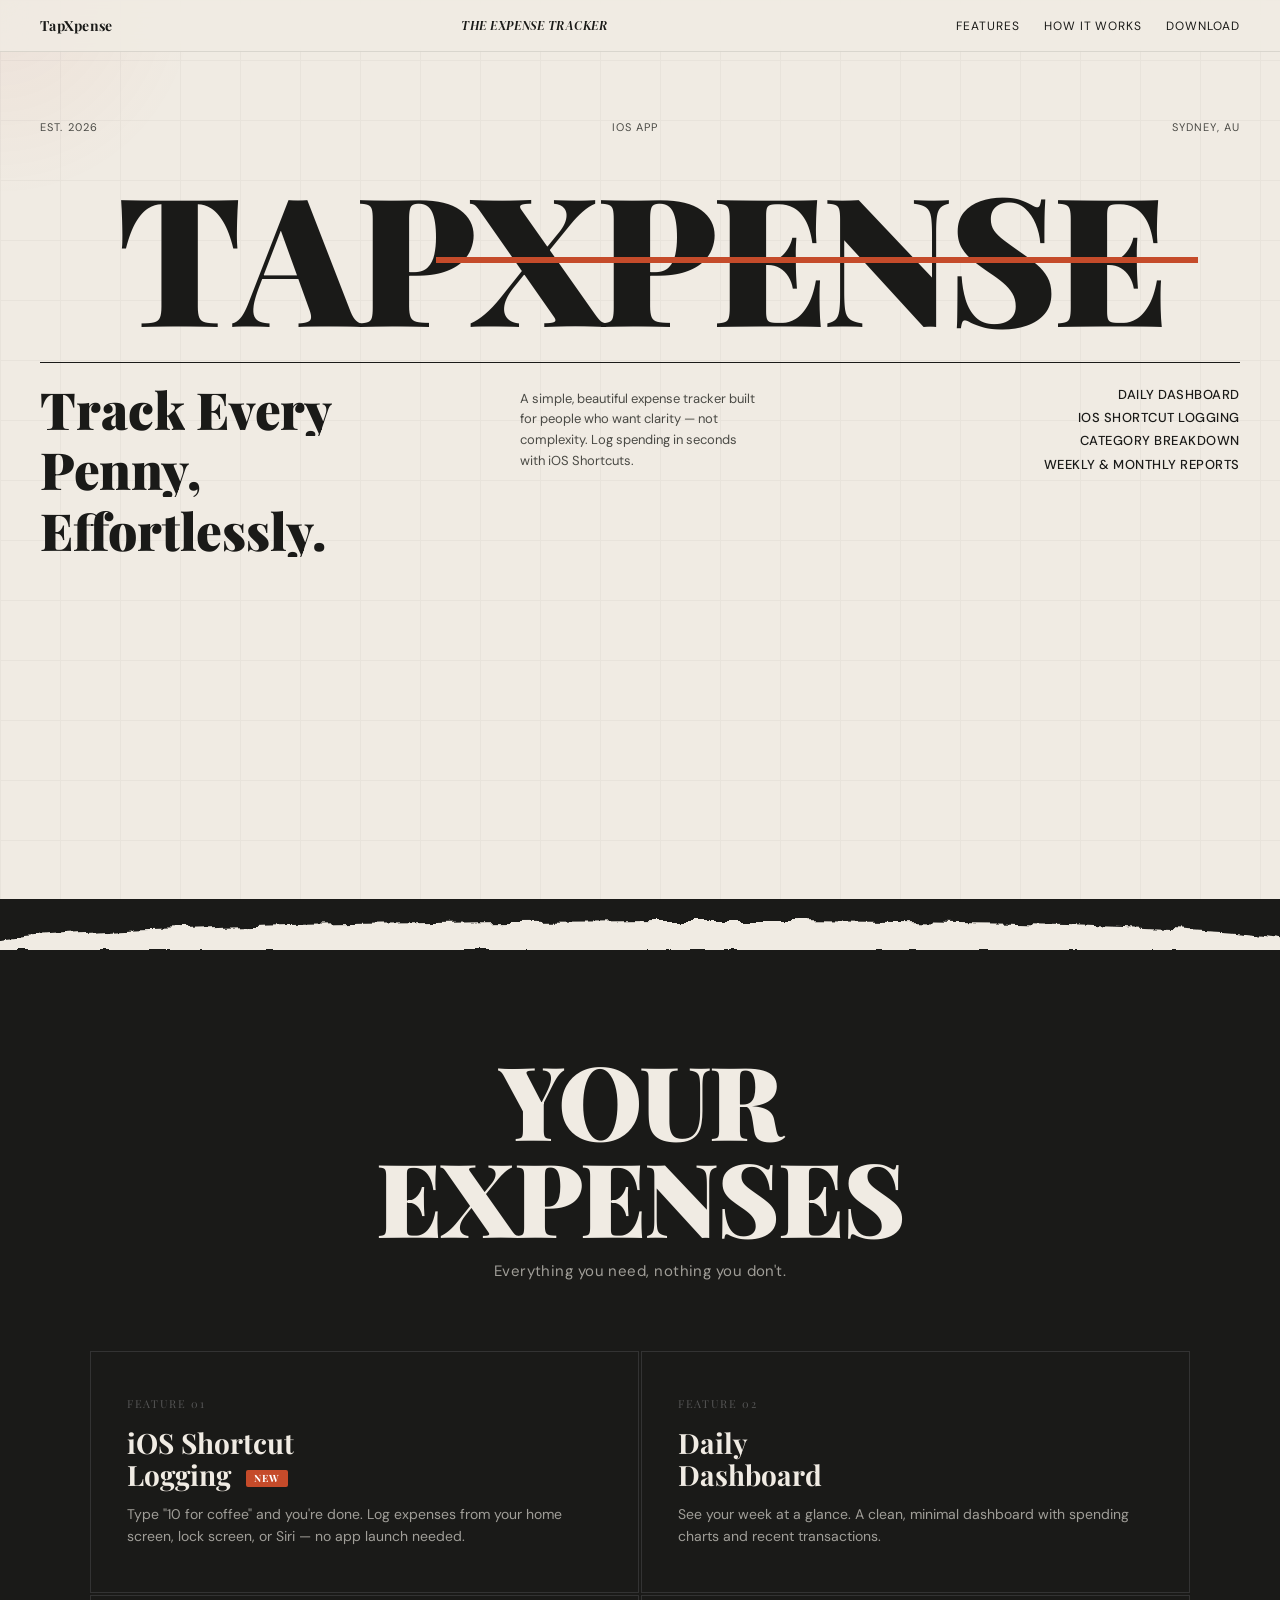
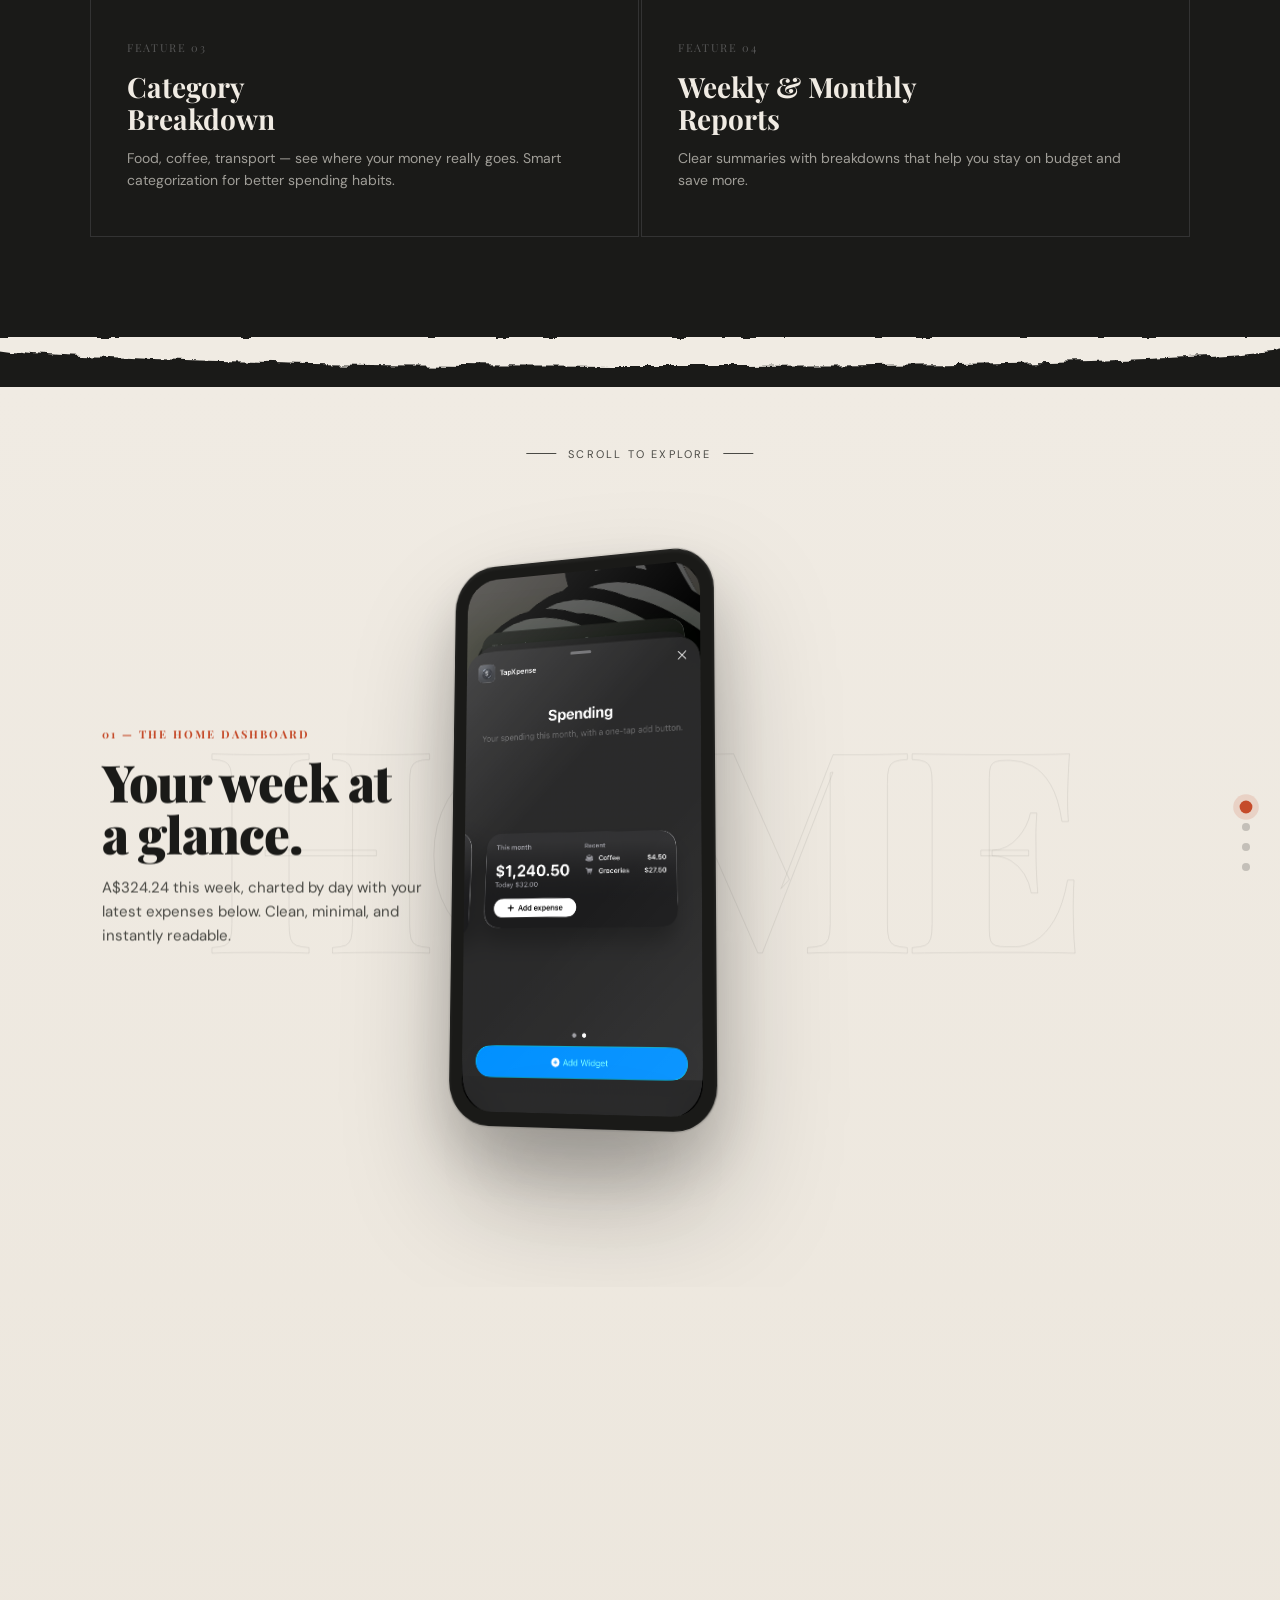
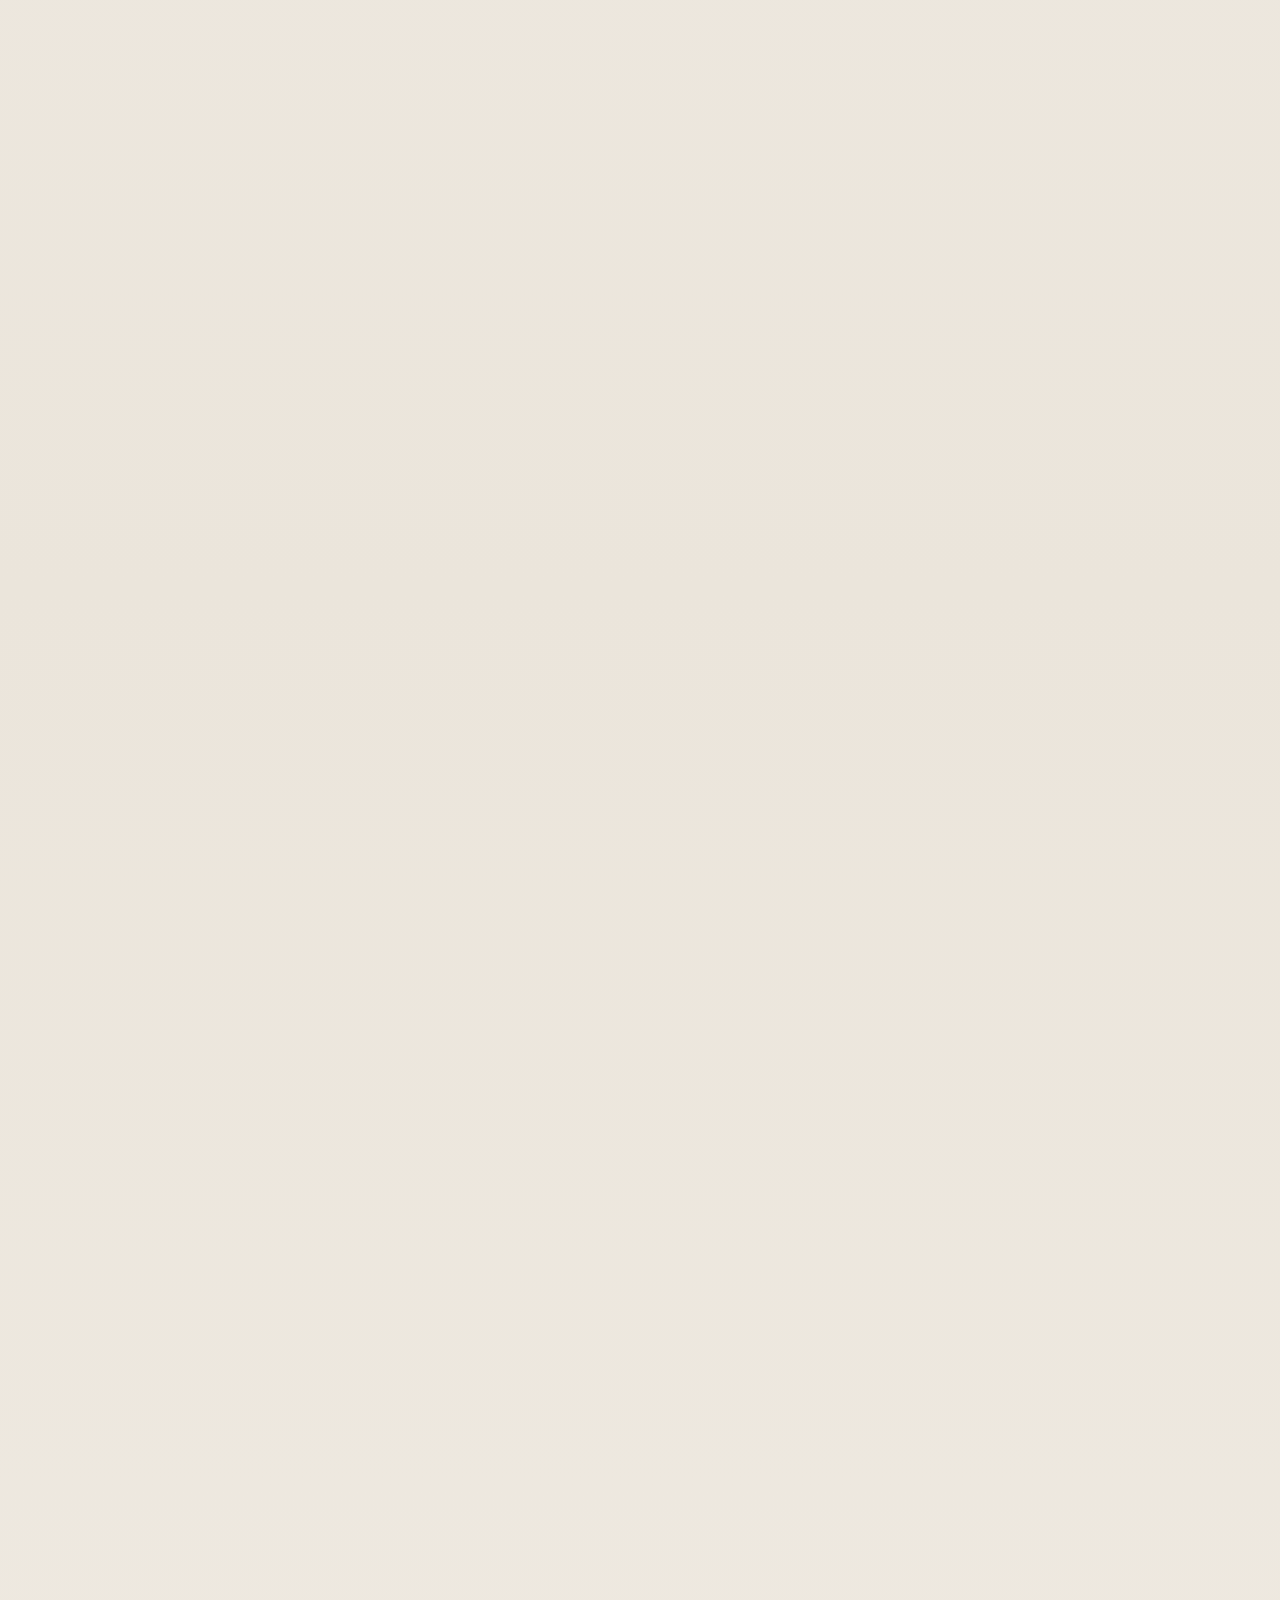
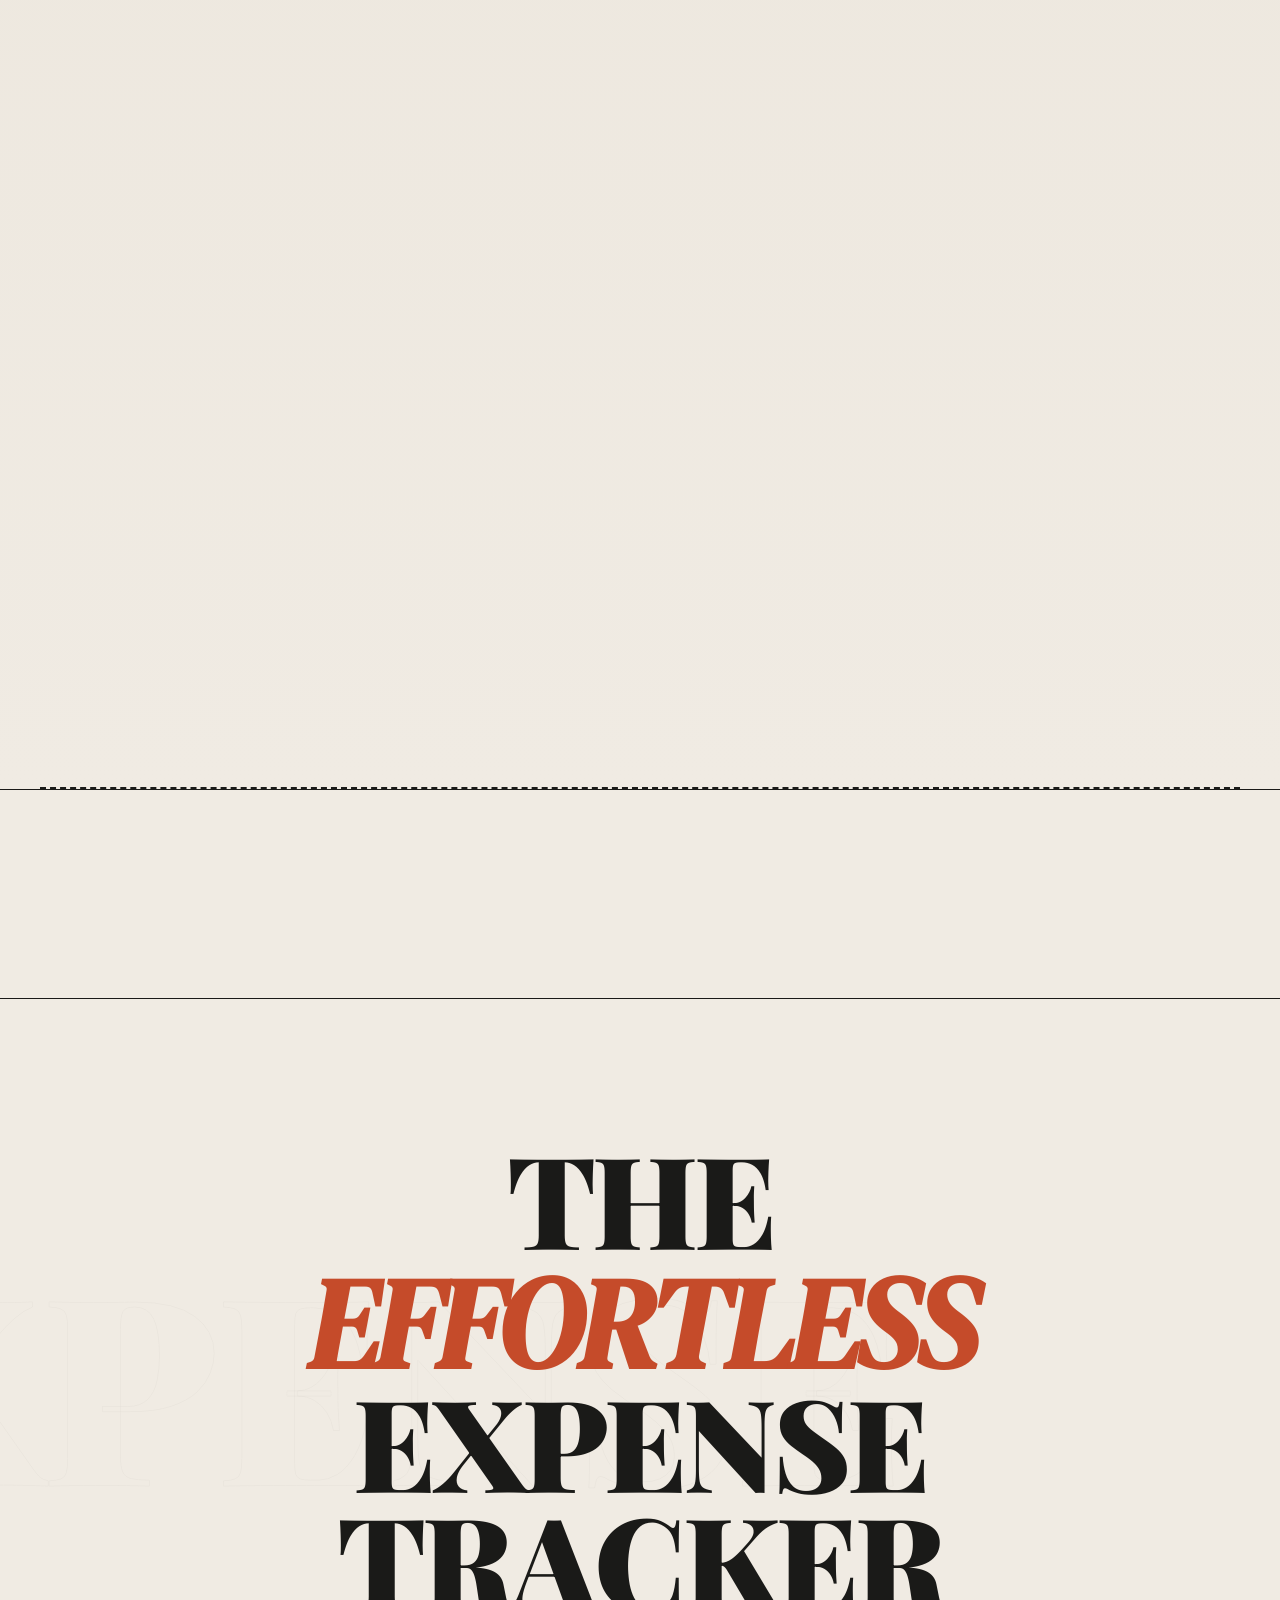
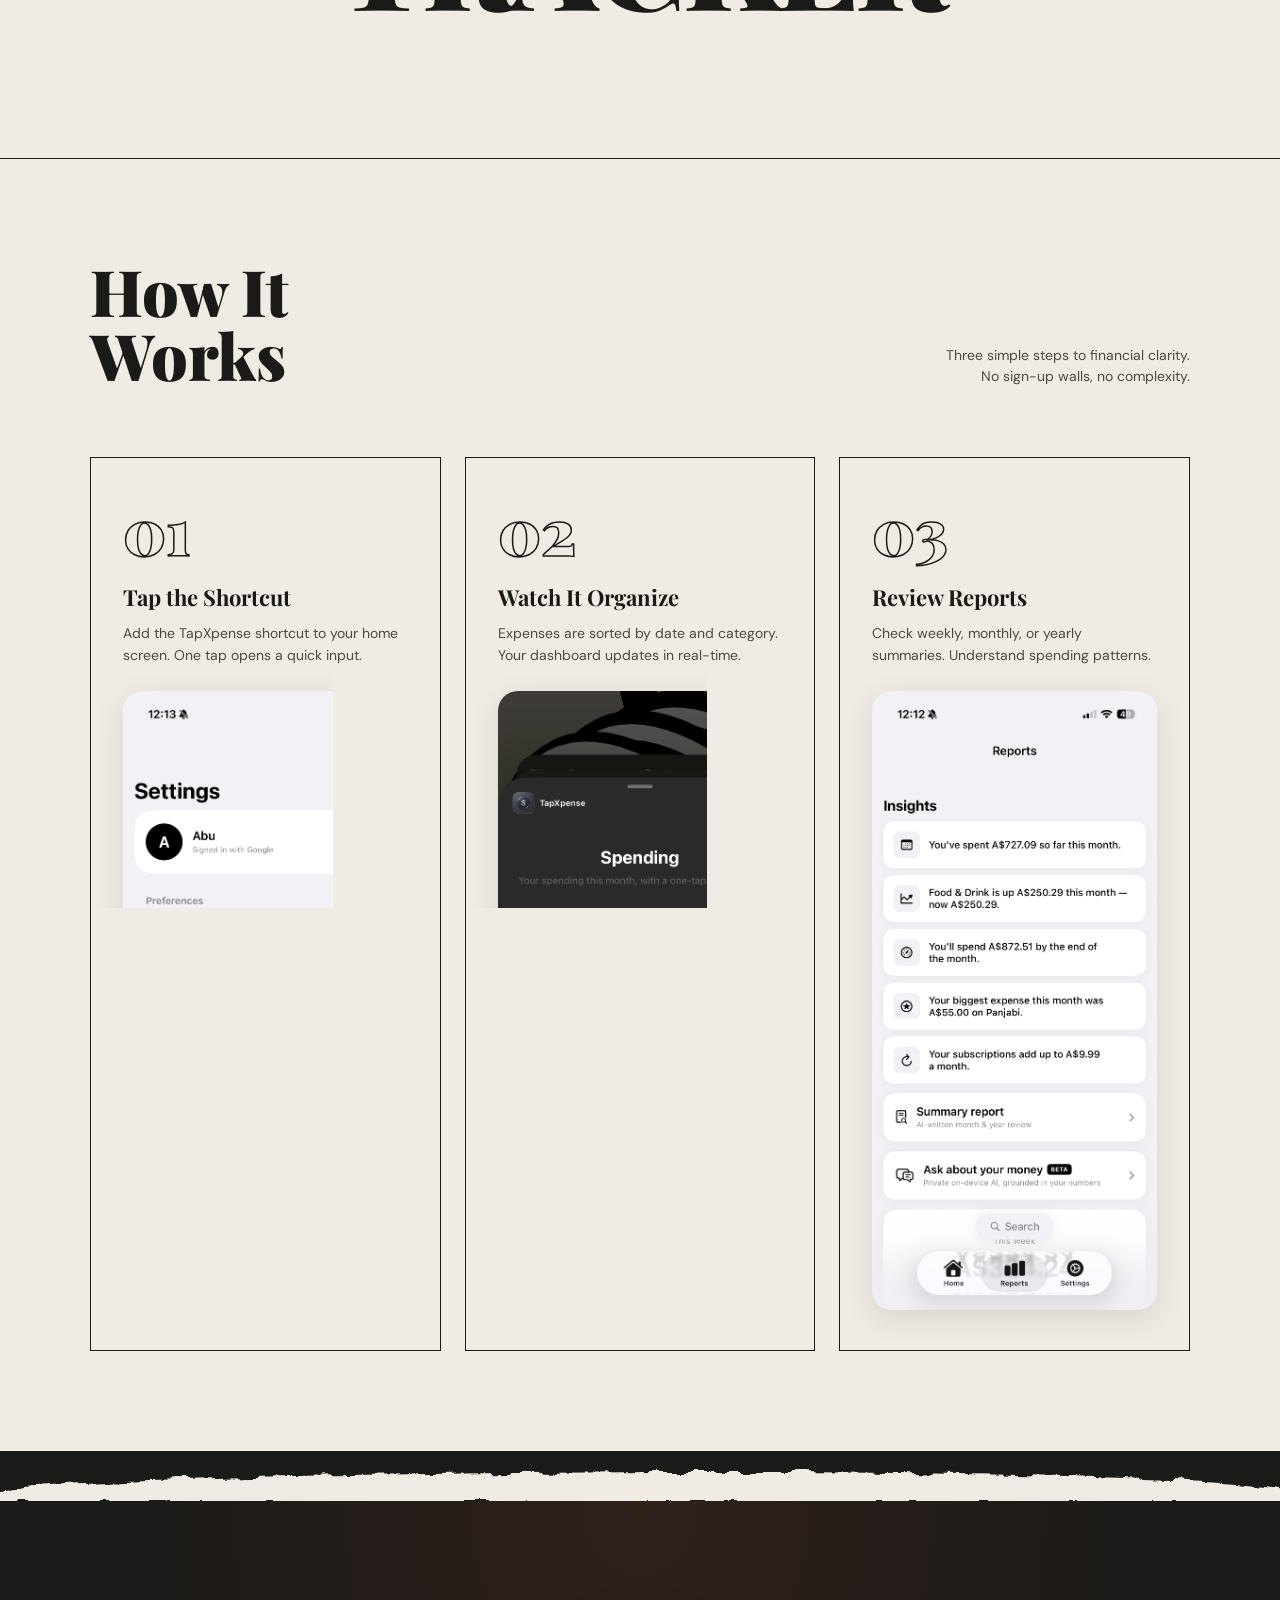
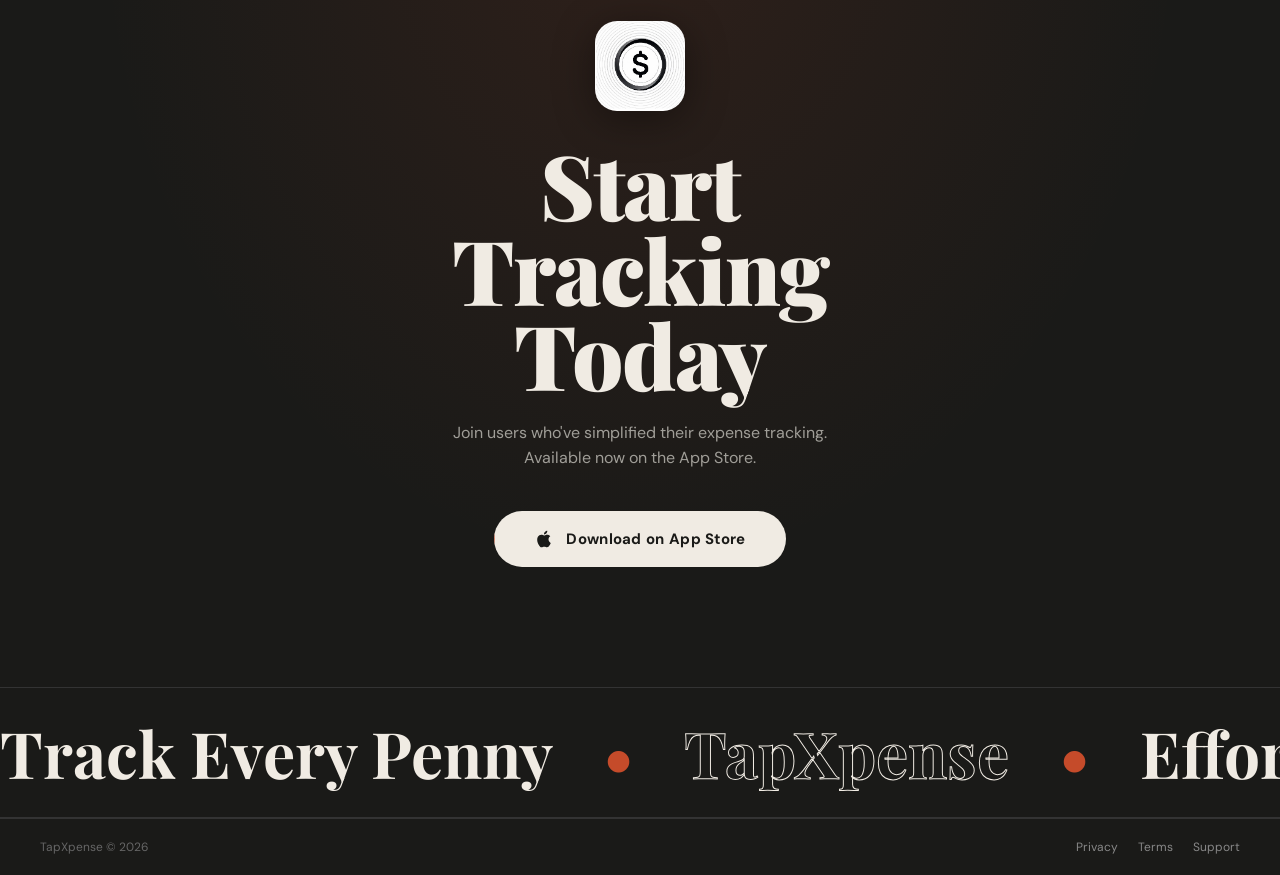
<file: TapXpense Website v2.html>
<!DOCTYPE html>
<html lang="en">
<head>
<meta charset="UTF-8">
<meta name="viewport" content="width=device-width, initial-scale=1.0">
<title>TapXpense — Track Every Penny</title>
<link rel="preconnect" href="https://fonts.googleapis.com">
<link href="https://fonts.googleapis.com/css2?family=Playfair+Display:ital,wght@0,400;0,700;0,900;1,400;1,700&family=DM+Sans:wght@400;500;700&family=DM+Serif+Display:ital@0;1&display=swap" rel="stylesheet">
<style>
*, *::before, *::after { margin: 0; padding: 0; box-sizing: border-box; }
:root {
  --paper: #f0ebe3;
  --paper-dark: #e6dfd4;
  --ink: #1a1a18;
  --ink-light: #4a4a45;
  --accent: #c54b2a;
  --serif: 'Playfair Display', 'Georgia', serif;
  --serif-display: 'DM Serif Display', 'Georgia', serif;
  --sans: 'DM Sans', 'Helvetica Neue', sans-serif;
}
html { scroll-behavior: smooth; }
body {
  font-family: var(--sans);
  background: var(--paper);
  color: var(--ink);
  overflow-x: hidden;
  -webkit-font-smoothing: antialiased;
}

/* ===== LOADER ===== */
.loader {
  position: fixed; inset: 0; z-index: 9999;
  background: var(--ink);
  display: flex; align-items: center; justify-content: center;
  flex-direction: column; gap: 20px;
  transition: opacity 0.6s ease, visibility 0.6s ease;
}
.loader.hidden { opacity: 0; visibility: hidden; pointer-events: none; }
.loader-text {
  font-family: var(--serif); font-weight: 900;
  font-size: clamp(48px, 10vw, 120px);
  color: var(--paper);
  overflow: hidden;
}
.loader-text span {
  display: inline-block;
  transform: translateY(120%);
  animation: loaderUp 0.6s cubic-bezier(0.16, 1, 0.3, 1) forwards;
}
@keyframes loaderUp {
  to { transform: translateY(0); }
}
.loader-bar {
  width: 200px; height: 2px; background: #333; border-radius: 2px; overflow: hidden;
}
.loader-bar-inner {
  height: 100%; background: var(--accent);
  animation: loaderFill 1.6s cubic-bezier(0.4, 0, 0.2, 1) forwards;
}
@keyframes loaderFill { to { width: 100%; } }
.loader-bar-inner { width: 0%; }

/* ===== CURSOR FOLLOWER ===== */
.cursor-glow {
  position: fixed; width: 400px; height: 400px;
  border-radius: 50%;
  background: radial-gradient(circle, rgba(197,75,42,0.06) 0%, transparent 70%);
  pointer-events: none; z-index: 0;
  transform: translate(-50%, -50%);
  transition: left 0.3s ease, top 0.3s ease;
}

/* ===== TOPBAR ===== */
.topbar {
  position: fixed; top: 0; left: 0; right: 0; z-index: 100;
  display: flex; justify-content: space-between; align-items: center;
  padding: 16px 40px;
  background: rgba(240, 235, 227, 0.85);
  backdrop-filter: blur(20px); -webkit-backdrop-filter: blur(20px);
  border-bottom: 1px solid rgba(26,26,24,0.1);
  font-size: 12px; text-transform: uppercase; letter-spacing: 0.08em;
  transform: translateY(-100%);
  animation: slideDown 0.6s cubic-bezier(0.16, 1, 0.3, 1) 1.8s forwards;
}
@keyframes slideDown { to { transform: translateY(0); } }
.topbar-logo { font-family: var(--serif); font-size: 14px; font-weight: 700; letter-spacing: 0.02em; text-transform: none; }
.topbar-right { display: flex; gap: 24px; align-items: center; }
.topbar-right a {
  color: var(--ink); text-decoration: none; position: relative;
  transition: color 0.3s;
}
.topbar-right a::after {
  content: ''; position: absolute; bottom: -2px; left: 0; width: 0; height: 1px;
  background: var(--accent); transition: width 0.3s;
}
.topbar-right a:hover::after { width: 100%; }
.topbar-right a:hover { color: var(--accent); }

/* ===== HERO ===== */
.hero {
  padding: 120px 40px 0; min-height: 100vh;
  perspective: 1200px;
  border-bottom: 1px solid var(--ink);
  position: relative; overflow: hidden;
}
.hero-bg-grid {
  position: absolute; inset: 0; opacity: 0.03;
  background-image:
    linear-gradient(var(--ink) 1px, transparent 1px),
    linear-gradient(90deg, var(--ink) 1px, transparent 1px);
  background-size: 60px 60px;
  animation: gridShift 20s linear infinite;
}
@keyframes gridShift { to { background-position: 60px 60px; } }

.hero-date-row {
  display: flex; justify-content: space-between;
  font-size: 11px; text-transform: uppercase; letter-spacing: 0.1em;
  margin-bottom: 20px; color: var(--ink-light);
}
.hero-date-row span {
  opacity: 0; transform: translateY(20px);
  animation: fadeUp 0.6s cubic-bezier(0.16, 1, 0.3, 1) forwards;
}
.hero-date-row span:nth-child(1) { animation-delay: 1.9s; }
.hero-date-row span:nth-child(2) { animation-delay: 2.0s; }
.hero-date-row span:nth-child(3) { animation-delay: 2.1s; }
@keyframes fadeUp { to { opacity: 1; transform: translateY(0); } }

.hero-masthead {
  font-family: var(--serif); font-weight: 900;
  font-size: clamp(80px, 14vw, 200px);
  line-height: 0.88; letter-spacing: -0.03em;
  text-align: center; padding: 20px 0 30px;
  position: relative;
}
.hero-masthead .char {
  display: inline-block;
  opacity: 0; transform: translateY(100%) rotateX(-80deg);
  animation: charReveal 0.8s cubic-bezier(0.16, 1, 0.3, 1) forwards;
  transform-origin: bottom center;
}
@keyframes charReveal { to { opacity: 1; transform: translateY(0) rotateX(0deg); } }

.hero-masthead .line-through { position: relative; display: inline; }
.hero-masthead .line-through::after {
  content: ''; position: absolute;
  left: -5%; right: -5%; top: 52%; height: 6px;
  background: var(--accent);
  transform: scaleX(0); transform-origin: left;
  animation: lineGrow 0.8s cubic-bezier(0.16, 1, 0.3, 1) 2.6s forwards;
}
@keyframes lineGrow { to { transform: scaleX(1); } }

.hero-subtitle-row {
  display: grid; grid-template-columns: 1fr auto 1fr;
  gap: 30px; align-items: start; padding: 20px 0 40px;
  border-top: 1px solid var(--ink);
}
.hero-subtitle-left {
  font-family: var(--serif); font-size: clamp(28px, 4vw, 52px);
  font-weight: 900; line-height: 1.05;
}
.hero-subtitle-left .word {
  display: inline-block; overflow: hidden;
}
.hero-subtitle-left .word span {
  display: inline-block; opacity: 0; transform: translateY(100%);
  animation: wordUp 0.7s cubic-bezier(0.16, 1, 0.3, 1) forwards;
}
@keyframes wordUp { to { opacity: 1; transform: translateY(0); } }
.hero-subtitle-center {
  font-size: 13px; line-height: 1.6; max-width: 240px;
  color: var(--ink-light); padding-top: 6px;
  opacity: 0; animation: fadeUp 0.8s ease 3s forwards;
}
.hero-subtitle-right {
  text-align: right; font-family: var(--sans); font-size: 13px;
  line-height: 1.8; font-weight: 500; text-transform: uppercase; letter-spacing: 0.04em;
  opacity: 0; animation: fadeUp 0.8s ease 3.1s forwards;
}

/* 3D floating phone in hero */
.hero-phone-float {
  position: absolute; right: 6%; bottom: -60px;
  width: 180px; perspective: 800px;
  opacity: 0; animation: floatIn 1s cubic-bezier(0.16, 1, 0.3, 1) 2.8s forwards;
  z-index: 2;
}
@keyframes floatIn {
  from { opacity: 0; transform: translateY(60px) scale(0.8); }
  to { opacity: 1; transform: translateY(0) scale(1); }
}
.hero-phone-float .phone-3d {
  transform-style: preserve-3d;
  animation: phoneFloat 6s ease-in-out infinite;
}
@keyframes phoneFloat {
  0%, 100% { transform: rotateY(-8deg) rotateX(4deg) translateY(0); }
  50% { transform: rotateY(-3deg) rotateX(2deg) translateY(-15px); }
}
.hero-phone-float .phone-3d-inner {
  background: #fff; border-radius: 32px; padding: 10px;
  box-shadow:
    0 40px 80px rgba(0,0,0,0.18),
    0 0 0 1px rgba(0,0,0,0.05),
    20px 20px 60px rgba(0,0,0,0.1);
  transform-style: preserve-3d;
}
.hero-phone-float .phone-3d-inner img {
  width: 100%; border-radius: 24px; display: block;
}
.hero-phone-float .phone-shadow {
  position: absolute; bottom: -30px; left: 10%; right: 10%; height: 40px;
  background: rgba(0,0,0,0.15); border-radius: 50%;
  filter: blur(20px);
  animation: shadowFloat 6s ease-in-out infinite;
}
@keyframes shadowFloat {
  0%, 100% { transform: scale(1); opacity: 0.5; }
  50% { transform: scale(0.85); opacity: 0.3; }
}

/* ===== TORN EDGES ===== */
.torn-edge {
  width: 100%; height: 50px; background: var(--ink);
  position: relative; overflow: hidden;
}
.torn-edge::after {
  content: ''; position: absolute; bottom: -1px; left: -10px; right: -10px;
  height: 30px; background: var(--paper);
  border-radius: 80% 60% 70% 50% / 100% 100% 0% 0%;
  filter: url(#torn-filter);
}
.torn-edge-top {
  width: 100%; height: 50px; background: var(--ink);
  position: relative; overflow: hidden;
}
.torn-edge-top::before {
  content: ''; position: absolute; top: -1px; left: -10px; right: -10px;
  height: 30px; background: var(--paper);
  border-radius: 0% 0% 70% 80% / 0% 0% 100% 100%;
  filter: url(#torn-filter);
}

/* ===== SCROLL REVEAL ===== */
[data-scroll] {
  opacity: 0; transition: all 1s cubic-bezier(0.16, 1, 0.3, 1);
}
[data-scroll="up"] { transform: translateY(60px); }
[data-scroll="left"] { transform: translateX(-80px); }
[data-scroll="right"] { transform: translateX(80px); }
[data-scroll="scale"] { transform: scale(0.88) rotateX(8deg); }
[data-scroll="flip"] { transform: perspective(800px) rotateY(30deg); }
[data-scroll="flip-left"] { transform: perspective(800px) rotateY(-30deg); }
[data-scroll].in-view {
  opacity: 1 !important;
  transform: translateY(0) translateX(0) scale(1) rotateX(0deg) rotateY(0deg) !important;
}

/* ===== DARK FEATURES ===== */
.dark-section {
  background: var(--ink); color: var(--paper);
  padding: 100px 40px; perspective: 1000px;
}
.features-header { text-align: center; margin-bottom: 70px; }
.features-header h2 {
  font-family: var(--serif); font-weight: 900;
  font-size: clamp(48px, 8vw, 120px); line-height: 0.95; letter-spacing: -0.02em;
}
.features-header p { font-size: 15px; color: #a09e98; margin-top: 16px; letter-spacing: 0.03em; }
.features-grid {
  display: grid; grid-template-columns: repeat(2, 1fr);
  gap: 2px; max-width: 1100px; margin: 0 auto;
}
.feature-card {
  border: 1px solid #333; padding: 44px 36px;
  position: relative; overflow: hidden;
  transition: transform 0.5s cubic-bezier(0.16, 1, 0.3, 1), background 0.4s;
  transform-style: preserve-3d;
  cursor: default;
}
.feature-card::before {
  content: ''; position: absolute; inset: 0;
  background: radial-gradient(circle at var(--mx, 50%) var(--my, 50%), rgba(197,75,42,0.08) 0%, transparent 60%);
  opacity: 0; transition: opacity 0.4s;
}
.feature-card:hover::before { opacity: 1; }
.feature-card:hover { background: #222; transform: translateZ(10px); }
.feature-num {
  font-family: var(--serif); font-size: 11px; color: #555;
  text-transform: uppercase; letter-spacing: 0.15em; margin-bottom: 16px;
}
.feature-title {
  font-family: var(--serif); font-size: 28px; font-weight: 700;
  margin-bottom: 12px; line-height: 1.15;
}
.feature-desc { font-size: 14px; line-height: 1.6; color: #a09e98; }
.feature-tag {
  display: inline-block; background: var(--accent); color: white;
  font-size: 10px; font-weight: 700; text-transform: uppercase; letter-spacing: 0.1em;
  padding: 3px 8px; border-radius: 2px; margin-left: 8px; vertical-align: middle;
}

/* ===== SCROLL-DRIVEN 3D PHONE SHOWCASE ===== */
.showcase-pin {
  position: relative;
  height: 400vh; /* 4 viewports of scroll = 4 narrative beats */
  background: linear-gradient(180deg, var(--paper) 0%, #ebe5db 50%, var(--paper) 100%);
}
.showcase-sticky {
  position: sticky; top: 0;
  height: 100vh; width: 100%;
  display: flex; align-items: center; justify-content: center;
  overflow: hidden;
  perspective: 1400px;
  perspective-origin: 50% 50%;
}
.showcase-bg-text {
  position: absolute; left: 50%; top: 50%;
  transform: translate(-50%, -50%);
  font-family: var(--serif); font-weight: 900;
  font-size: clamp(140px, 22vw, 360px);
  letter-spacing: -0.04em; line-height: 0.9;
  color: transparent; -webkit-text-stroke: 1px rgba(26,26,24,0.08);
  white-space: nowrap; pointer-events: none;
  will-change: transform;
}
.showcase-stage {
  position: relative; width: 100%; height: 100%;
  transform-style: preserve-3d;
  display: flex; align-items: center; justify-content: center;
}
.showcase-phone {
  position: relative;
  width: 280px;
  transform-style: preserve-3d;
  will-change: transform;
}
.showcase-phone-frame {
  background: #1a1a18; border-radius: 44px;
  padding: 14px;
  box-shadow:
    0 60px 120px rgba(0,0,0,0.25),
    0 30px 60px rgba(0,0,0,0.15),
    0 0 0 1.5px rgba(0,0,0,0.08),
    inset 0 2px 4px rgba(255,255,255,0.08);
  position: relative;
  transform-style: preserve-3d;
}
.showcase-phone-screens {
  position: relative;
  border-radius: 32px; overflow: hidden;
  aspect-ratio: 9/19.5;
  background: #000;
}
.showcase-phone-screens img {
  position: absolute; inset: 0;
  width: 100%; height: 100%;
  object-fit: cover; object-position: top;
  display: block;
  opacity: 0;
  transform: scale(1.05);
  transition: opacity 0.7s cubic-bezier(0.16, 1, 0.3, 1), transform 0.9s cubic-bezier(0.16, 1, 0.3, 1);
  will-change: opacity, transform;
}
.showcase-phone-screens img.active {
  opacity: 1;
  transform: scale(1);
}
.showcase-phone-glare {
  position: absolute; inset: 0; border-radius: 32px;
  background: linear-gradient(135deg, rgba(255,255,255,0.18) 0%, rgba(255,255,255,0) 40%, rgba(255,255,255,0) 60%, rgba(255,255,255,0.06) 100%);
  pointer-events: none;
  mix-blend-mode: screen;
}
.showcase-phone-notch {
  position: absolute; top: 18px; left: 50%; transform: translateX(-50%);
  width: 90px; height: 26px; background: #000;
  border-radius: 14px; z-index: 5;
  box-shadow: inset 0 0 4px rgba(255,255,255,0.05);
}
.showcase-phone-shadow {
  position: absolute; left: 5%; right: 5%; bottom: -50px;
  height: 50px; background: rgba(0,0,0,0.25);
  filter: blur(30px); border-radius: 50%;
  transform-origin: center;
  will-change: transform, opacity;
}

/* Narrative captions that crossfade with scroll */
.showcase-captions {
  position: absolute; left: 0; right: 0;
  pointer-events: none;
  z-index: 4;
}
.showcase-caption {
  position: absolute;
  width: 320px;
  opacity: 0;
  transition: opacity 0.6s ease, transform 0.7s cubic-bezier(0.16, 1, 0.3, 1);
  will-change: opacity, transform;
}
.showcase-caption.active { opacity: 1; }
.showcase-caption .cap-num {
  font-family: var(--serif); font-size: 11px;
  text-transform: uppercase; letter-spacing: 0.18em;
  color: var(--accent); margin-bottom: 14px; font-weight: 700;
}
.showcase-caption h3 {
  font-family: var(--serif); font-weight: 900;
  font-size: clamp(36px, 4vw, 56px); line-height: 1.02;
  letter-spacing: -0.02em; margin-bottom: 16px;
}
.showcase-caption p {
  font-size: 15px; color: var(--ink-light);
  line-height: 1.6;
}
.cap-left { left: 8%; top: 50%; transform: translateY(-50%) translateX(-30px); }
.cap-left.active { transform: translateY(-50%) translateX(0); }
.cap-right { right: 8%; top: 50%; transform: translateY(-50%) translateX(30px); text-align: right; }
.cap-right.active { transform: translateY(-50%) translateX(0); }

/* Progress dots */
.showcase-progress {
  position: absolute; right: 30px; top: 50%;
  transform: translateY(-50%);
  display: flex; flex-direction: column; gap: 12px;
  z-index: 6;
}
.showcase-dot {
  width: 8px; height: 8px; border-radius: 50%;
  background: rgba(26,26,24,0.2);
  transition: all 0.4s cubic-bezier(0.16, 1, 0.3, 1);
}
.showcase-dot.active {
  background: var(--accent);
  transform: scale(1.6);
  box-shadow: 0 0 0 4px rgba(197,75,42,0.15);
}

/* Section intro at top of pinned area */
.showcase-intro-label {
  position: absolute; top: 60px; left: 50%;
  transform: translateX(-50%);
  font-size: 11px; text-transform: uppercase; letter-spacing: 0.2em;
  color: var(--ink-light); z-index: 5;
  display: flex; align-items: center; gap: 12px;
}
.showcase-intro-label::before, .showcase-intro-label::after {
  content: ''; width: 30px; height: 1px; background: var(--ink-light);
}

/* Floating particles */
.showcase-particle {
  position: absolute; width: 6px; height: 6px;
  border-radius: 50%; background: var(--accent);
  opacity: 0; pointer-events: none;
  will-change: transform, opacity;
}

/* ===== STATS ===== */
.stats-section {
  display: grid; grid-template-columns: repeat(4, 1fr);
  border-top: 1px solid var(--ink); border-bottom: 1px solid var(--ink);
}
.stat-item {
  padding: 50px 30px; border-right: 1px solid var(--ink);
  text-align: center; position: relative; overflow: hidden;
  cursor: default; transition: background 0.3s;
}
.stat-item:last-child { border-right: none; }
.stat-item:hover { background: var(--paper-dark); }
.stat-item:hover .stat-value { transform: scale(1.1); }
.stat-label {
  font-size: 11px; text-transform: uppercase; letter-spacing: 0.12em;
  color: var(--ink-light); margin-bottom: 8px;
}
.stat-value {
  font-family: var(--serif); font-size: clamp(40px, 5vw, 72px);
  font-weight: 900; line-height: 1;
  transition: transform 0.4s cubic-bezier(0.16, 1, 0.3, 1);
}
.stat-unit { font-size: 14px; font-weight: 500; color: var(--ink-light); margin-top: 4px; }

/* ===== COUNTER ANIMATION ===== */
.count-up { display: inline-block; }

/* ===== BIG TAGLINE w/ PARALLAX ===== */
.tagline-section {
  padding: 140px 40px; text-align: center;
  position: relative; overflow: hidden; perspective: 600px;
}
.tagline-section h2 {
  font-family: var(--serif); font-weight: 900;
  font-size: clamp(50px, 10vw, 160px); line-height: 0.92; letter-spacing: -0.03em;
}
.tagline-word-accent {
  color: var(--accent); font-style: italic; font-family: var(--serif-display);
  display: inline-block;
  animation: accentPulse 4s ease-in-out infinite;
}
@keyframes accentPulse {
  0%, 100% { transform: scale(1); }
  50% { transform: scale(1.03); }
}
.tagline-bg-text {
  position: absolute; top: 50%; left: 50%; transform: translate(-50%, -50%);
  font-family: var(--serif); font-weight: 900; font-size: 30vw;
  color: transparent; -webkit-text-stroke: 1px rgba(26,26,24,0.04);
  white-space: nowrap; pointer-events: none; z-index: -1;
}

/* ===== HOW IT WORKS - 3D CARDS ===== */
.how-section { padding: 100px 40px; border-top: 1px solid var(--ink); }
.how-header {
  display: flex; justify-content: space-between; align-items: flex-end;
  max-width: 1100px; margin: 0 auto 70px;
}
.how-header h2 {
  font-family: var(--serif); font-weight: 900;
  font-size: clamp(36px, 5vw, 64px); line-height: 1;
}
.how-header p {
  font-size: 14px; color: var(--ink-light); max-width: 260px;
  text-align: right; line-height: 1.5;
}
.how-steps {
  display: grid; grid-template-columns: repeat(3, 1fr);
  gap: 24px; max-width: 1100px; margin: 0 auto;
  perspective: 1200px;
}
.how-step {
  border: 1px solid var(--ink); padding: 40px 32px;
  background: var(--paper); position: relative;
  transform-style: preserve-3d;
  transition: transform 0.5s cubic-bezier(0.16, 1, 0.3, 1), box-shadow 0.5s;
  cursor: default;
}
.how-step:hover {
  transform: translateY(-8px) rotateX(2deg) rotateY(-2deg);
  box-shadow: 0 30px 60px rgba(0,0,0,0.1), 0 10px 20px rgba(0,0,0,0.05);
}
.how-step-num {
  font-family: var(--serif); font-size: 64px; font-weight: 900;
  color: transparent; -webkit-text-stroke: 1.5px var(--ink);
  line-height: 1; margin-bottom: 20px;
}
.how-step h3 { font-family: var(--serif); font-size: 22px; font-weight: 700; margin-bottom: 10px; }
.how-step p { font-size: 14px; color: var(--ink-light); line-height: 1.6; }
.how-step-phone {
  margin-top: 24px; border-radius: 20px; overflow: hidden;
  box-shadow: 0 8px 30px rgba(0,0,0,0.1);
  transform-style: preserve-3d;
  transition: transform 0.5s;
}
.how-step:hover .how-step-phone { transform: translateZ(20px); }
.how-step-phone img { width: 100%; display: block; }

/* ===== CTA ===== */
.cta-section {
  background: var(--ink); color: var(--paper);
  padding: 120px 40px; text-align: center;
  perspective: 800px; position: relative; overflow: hidden;
}
.cta-section::before {
  content: ''; position: absolute; inset: 0;
  background: radial-gradient(ellipse at 50% 0%, rgba(197,75,42,0.12) 0%, transparent 60%);
}
.cta-logo {
  width: 90px; height: 90px; border-radius: 22px;
  margin: 0 auto 30px; overflow: hidden;
  box-shadow: 0 8px 40px rgba(0,0,0,0.4);
  animation: logoBob 4s ease-in-out infinite;
}
@keyframes logoBob {
  0%, 100% { transform: translateY(0) rotate(0deg); }
  50% { transform: translateY(-8px) rotate(2deg); }
}
.cta-logo img { width: 100%; height: 100%; object-fit: cover; }
.cta-section h2 {
  font-family: var(--serif); font-weight: 900;
  font-size: clamp(40px, 7vw, 100px); line-height: 0.95;
  margin-bottom: 24px; letter-spacing: -0.02em;
  position: relative; z-index: 1;
}
.cta-section > p {
  font-size: 16px; color: #a09e98; margin-bottom: 40px;
  max-width: 440px; margin-left: auto; margin-right: auto;
  line-height: 1.6; position: relative; z-index: 1;
}
.cta-btn {
  display: inline-flex; align-items: center; gap: 12px;
  background: var(--paper); color: var(--ink);
  font-family: var(--sans); font-size: 15px; font-weight: 700;
  padding: 18px 40px; border: none; border-radius: 50px;
  cursor: pointer; text-decoration: none;
  transition: transform 0.4s cubic-bezier(0.16, 1, 0.3, 1), box-shadow 0.4s;
  letter-spacing: 0.02em; position: relative; z-index: 1;
  overflow: hidden;
}
.cta-btn::before {
  content: ''; position: absolute; inset: 0;
  background: var(--accent); transform: translateX(-100%);
  transition: transform 0.4s cubic-bezier(0.16, 1, 0.3, 1);
  z-index: -1; border-radius: 50px;
}
.cta-btn:hover::before { transform: translateX(0); }
.cta-btn:hover {
  color: white; transform: translateY(-3px) scale(1.03);
  box-shadow: 0 16px 50px rgba(197,75,42,0.3);
}
.cta-btn svg { width: 20px; height: 20px; transition: color 0.4s; }

/* ===== MARQUEE ===== */
.marquee-wrap {
  border-top: 1px solid #333; border-bottom: 1px solid #333;
  overflow: hidden; background: var(--ink); padding: 22px 0;
}
.marquee-track {
  display: flex; gap: 50px;
  animation: marquee 18s linear infinite; width: max-content;
}
.marquee-track span {
  font-family: var(--serif); font-size: clamp(32px, 5vw, 64px);
  font-weight: 700; white-space: nowrap; color: var(--paper);
}
.marquee-track span.outline { -webkit-text-stroke: 1px var(--paper); color: transparent; }
.marquee-track .dot { color: var(--accent); }
@keyframes marquee { 0% { transform: translateX(0); } 100% { transform: translateX(-50%); } }

/* ===== FOOTER ===== */
.footer {
  display: flex; justify-content: space-between; align-items: center;
  padding: 20px 40px; background: var(--ink); color: #666;
  font-size: 12px; border-top: 1px solid #333;
}
.footer a { color: #888; text-decoration: none; transition: color 0.3s; }
.footer a:hover { color: var(--paper); }
.footer-links { display: flex; gap: 20px; }

/* ===== MAGNETIC BUTTON ===== */
.magnetic { transition: transform 0.3s cubic-bezier(0.16, 1, 0.3, 1); }

/* ===== DASHED ===== */
.dashed-divider { border: none; border-top: 2px dashed var(--ink); margin: 0 40px; }

/* ===== RESPONSIVE ===== */
@media (max-width: 768px) {
  .topbar { padding: 12px 20px; }
  .hero { padding: 100px 20px 0; }
  .hero-subtitle-row { grid-template-columns: 1fr; gap: 16px; }
  .hero-subtitle-right { text-align: left; }
  .hero-phone-float { display: none; }
  .features-grid { grid-template-columns: 1fr; }
  .showcase-pin { height: auto; }
  .showcase-sticky { position: relative; height: auto; padding: 60px 20px; flex-direction: column; gap: 30px; }
  .showcase-phone { width: 220px; }
  .showcase-caption { position: relative; left: auto; right: auto; top: auto; transform: none; opacity: 1; width: 100%; text-align: center; }
  .cap-left.active, .cap-right.active { transform: none; }
  .showcase-progress { display: none; }
  .showcase-bg-text { display: none; }
  .stats-section { grid-template-columns: repeat(2, 1fr); }
  .stat-item:nth-child(2) { border-right: none; }
  .how-steps { grid-template-columns: 1fr; }
  .dark-section, .showcase, .how-section, .cta-section, .tagline-section { padding: 60px 20px; }
  .footer { flex-direction: column; gap: 12px; padding: 16px 20px; }
  .dashed-divider { margin: 0 20px; }
  .cursor-glow { display: none; }
}
</style>
</head>
<body>

<svg style="position:absolute;width:0;height:0">
  <defs>
    <filter id="torn-filter">
      <feTurbulence type="fractalNoise" baseFrequency="0.04" numOctaves="5" result="noise"/>
      <feDisplacementMap in="SourceGraphic" in2="noise" scale="12" xChannelSelector="R" yChannelSelector="G"/>
    </filter>
  </defs>
</svg>

<!-- LOADER -->
<div class="loader" id="loader">
  <div class="loader-text"><span style="animation-delay:0.2s">T</span><span style="animation-delay:0.25s">A</span><span style="animation-delay:0.3s">P</span><span style="animation-delay:0.35s">X</span><span style="animation-delay:0.4s">P</span><span style="animation-delay:0.45s">E</span><span style="animation-delay:0.5s">N</span><span style="animation-delay:0.55s">S</span><span style="animation-delay:0.6s">E</span></div>
  <div class="loader-bar"><div class="loader-bar-inner"></div></div>
</div>

<!-- CURSOR GLOW -->
<div class="cursor-glow" id="cursorGlow"></div>

<!-- TOPBAR -->
<nav class="topbar">
  <div class="topbar-logo">TapXpense</div>
  <div style="font-family: var(--serif-display); font-style: italic; font-size: 13px; letter-spacing: 0.04em;">The Expense Tracker</div>
  <div class="topbar-right">
    <a href="#features" class="magnetic">Features</a>
    <a href="#how" class="magnetic">How It Works</a>
    <a href="#download" class="magnetic">Download</a>
  </div>
</nav>

<!-- HERO -->
<section class="hero">
  <div class="hero-bg-grid"></div>
  <div class="hero-date-row">
    <span>Est. 2026</span>
    <span>iOS App</span>
    <span>Sydney, AU</span>
  </div>
  <h1 class="hero-masthead" id="masthead">
    TAP<span class="line-through">XPENSE</span>
  </h1>
  <div class="hero-subtitle-row">
    <div class="hero-subtitle-left">
      <div class="word"><span style="animation-delay:2.8s">Track</span></div>
      <div class="word"><span style="animation-delay:2.9s">Every</span></div><br>
      <div class="word"><span style="animation-delay:3.0s">Penny,</span></div><br>
      <div class="word"><span style="animation-delay:3.1s">Effortlessly.</span></div>
    </div>
    <div class="hero-subtitle-center">
      A simple, beautiful expense tracker built for people who want clarity — not complexity. Log spending in seconds with iOS Shortcuts.
    </div>
    <div class="hero-subtitle-right">
      Daily Dashboard<br>iOS Shortcut Logging<br>Category Breakdown<br>Weekly &amp; Monthly Reports
    </div>
  </div>
</section>

<!-- TORN EDGE -->
<div class="torn-edge"></div>

<!-- DARK FEATURES -->
<section class="dark-section" id="features">
  <div class="features-header">
    <h2 data-scroll="up">YOUR<br>EXPENSES</h2>
    <p data-scroll="up" data-delay="100">Everything you need, nothing you don't.</p>
  </div>
  <div class="features-grid">
    <div class="feature-card" data-scroll="flip" data-delay="0" data-tilt>
      <div class="feature-num">Feature 01</div>
      <div class="feature-title">iOS Shortcut<br>Logging <span class="feature-tag">New</span></div>
      <div class="feature-desc">Type "10 for coffee" and you're done. Log expenses from your home screen, lock screen, or Siri — no app launch needed.</div>
    </div>
    <div class="feature-card" data-scroll="flip-left" data-delay="100" data-tilt>
      <div class="feature-num">Feature 02</div>
      <div class="feature-title">Daily<br>Dashboard</div>
      <div class="feature-desc">See your week at a glance. A clean, minimal dashboard with spending charts and recent transactions.</div>
    </div>
    <div class="feature-card" data-scroll="flip" data-delay="200" data-tilt>
      <div class="feature-num">Feature 03</div>
      <div class="feature-title">Category<br>Breakdown</div>
      <div class="feature-desc">Food, coffee, transport — see where your money really goes. Smart categorization for better spending habits.</div>
    </div>
    <div class="feature-card" data-scroll="flip-left" data-delay="300" data-tilt>
      <div class="feature-num">Feature 04</div>
      <div class="feature-title">Weekly &amp; Monthly<br>Reports</div>
      <div class="feature-desc">Clear summaries with breakdowns that help you stay on budget and save more.</div>
    </div>
  </div>
</section>

<div class="torn-edge-top"></div>

<!-- SCROLL-DRIVEN 3D PHONE SHOWCASE -->
<section class="showcase-pin" id="showcase">
  <div class="showcase-sticky">
    <div class="showcase-bg-text" id="showcaseBgText">EXPENSES</div>
    <div class="showcase-intro-label">SCROLL TO EXPLORE</div>
    <div class="showcase-progress" id="showcaseProgress">
      <div class="showcase-dot active" data-step="0"></div>
      <div class="showcase-dot" data-step="1"></div>
      <div class="showcase-dot" data-step="2"></div>
      <div class="showcase-dot" data-step="3"></div>
    </div>

    <!-- Captions -->
    <div class="showcase-captions">
      <div class="showcase-caption cap-left active" data-cap="0">
        <div class="cap-num">01 — The Home Dashboard</div>
        <h3>Your week at<br>a glance.</h3>
        <p>A$324.24 this week, charted by day with your latest expenses below. Clean, minimal, and instantly readable.</p>
      </div>
      <div class="showcase-caption cap-right" data-cap="1">
        <div class="cap-num">02 — Home-Screen Widget</div>
        <h3>Add an expense<br>in one tap.</h3>
        <p>See this month's spending right on your home screen — and log a new expense without ever opening the app.</p>
      </div>
      <div class="showcase-caption cap-left" data-cap="2">
        <div class="cap-num">03 — Smart Insights</div>
        <h3>It does the<br>thinking for you.</h3>
        <p>Spend forecasts, your biggest expense, subscription totals — plus a private, on-device AI you can ask about your money.</p>
      </div>
      <div class="showcase-caption cap-right" data-cap="3">
        <div class="cap-num">04 — Reports</div>
        <h3>Week, month<br>&amp; year.</h3>
        <p>A$324 this week, A$727 this month, A$1,011 this year. Clear totals and AI-written summaries that make sense of it all.</p>
      </div>
    </div>

    <div class="showcase-stage">
      <div class="showcase-phone" id="showcasePhone">
        <div class="showcase-phone-frame">
          <div class="showcase-phone-screens">
            <div class="showcase-phone-notch"></div>
            <img src="assets/home.png" alt="Home dashboard" class="active" data-screen="0">
            <img src="assets/widget.png" alt="Home-screen widget" data-screen="1">
            <img src="assets/insights.png" alt="Smart insights" data-screen="2">
            <img src="assets/reports-totals.png" alt="Reports totals" data-screen="3">
            <div class="showcase-phone-glare"></div>
          </div>
        </div>
        <div class="showcase-phone-shadow" id="showcaseShadow"></div>
      </div>
    </div>
  </div>
</section>

<hr class="dashed-divider">

<!-- STATS -->
<div class="stats-section">
  <div class="stat-item" data-scroll="up" data-delay="0">
    <div class="stat-label">Seconds to Log</div>
    <div class="stat-value"><span class="count-up" data-target="3">0</span></div>
    <div class="stat-unit">with iOS Shortcut</div>
  </div>
  <div class="stat-item" data-scroll="up" data-delay="100">
    <div class="stat-label">Categories</div>
    <div class="stat-value">∞</div>
    <div class="stat-unit">custom tags</div>
  </div>
  <div class="stat-item" data-scroll="up" data-delay="200">
    <div class="stat-label">Report Types</div>
    <div class="stat-value"><span class="count-up" data-target="3">0</span></div>
    <div class="stat-unit">week / month / year</div>
  </div>
  <div class="stat-item" data-scroll="up" data-delay="300">
    <div class="stat-label">App Size</div>
    <div class="stat-value">&lt;<span class="count-up" data-target="5">0</span></div>
    <div class="stat-unit">megabytes</div>
  </div>
</div>

<!-- BIG TAGLINE -->
<section class="tagline-section">
  <div class="tagline-bg-text">TAPXPENSE</div>
  <h2 data-scroll="scale">THE<br><span class="tagline-word-accent">EFFORTLESS</span><br>EXPENSE<br>TRACKER</h2>
</section>

<!-- HOW IT WORKS -->
<section class="how-section" id="how">
  <div class="how-header">
    <h2 data-scroll="left">How It<br>Works</h2>
    <p data-scroll="right">Three simple steps to financial clarity. No sign-up walls, no complexity.</p>
  </div>
  <div class="how-steps">
    <div class="how-step" data-scroll="up" data-delay="0">
      <div class="how-step-num">01</div>
      <h3>Tap the Shortcut</h3>
      <p>Add the TapXpense shortcut to your home screen. One tap opens a quick input.</p>
      <div class="how-step-phone"><img src="assets/widget.png" alt="Widget"></div>
    </div>
    <div class="how-step" data-scroll="up" data-delay="150">
      <div class="how-step-num">02</div>
      <h3>Watch It Organize</h3>
      <p>Expenses are sorted by date and category. Your dashboard updates in real-time.</p>
      <div class="how-step-phone"><img src="assets/home.png" alt="Dashboard"></div>
    </div>
    <div class="how-step" data-scroll="up" data-delay="300">
      <div class="how-step-num">03</div>
      <h3>Review Reports</h3>
      <p>Check weekly, monthly, or yearly summaries. Understand spending patterns.</p>
      <div class="how-step-phone"><img src="assets/reports-totals.png" alt="Reports"></div>
    </div>
  </div>
</section>

<!-- CTA -->
<div class="torn-edge"></div>
<section class="cta-section" id="download">
  <div class="cta-logo" data-scroll="scale">
    <img src="assets/logo.jpeg" alt="TapXpense Logo">
  </div>
  <h2 data-scroll="up" data-delay="100">Start<br>Tracking<br>Today</h2>
  <p data-scroll="up" data-delay="200">Join users who've simplified their expense tracking. Available now on the App Store.</p>
  <a href="#" class="cta-btn magnetic" data-scroll="up" data-delay="300">
    <svg viewBox="0 0 24 24" fill="currentColor"><path d="M18.71 19.5c-.83 1.24-1.71 2.45-3.05 2.47-1.34.03-1.77-.79-3.29-.79-1.53 0-2 .77-3.27.82-1.31.05-2.3-1.32-3.14-2.53C4.25 17 2.94 12.45 4.7 9.39c.87-1.52 2.43-2.48 4.12-2.51 1.28-.02 2.5.87 3.29.87.78 0 2.26-1.07 3.8-.91.65.03 2.47.26 3.64 1.98-.09.06-2.17 1.28-2.15 3.81.03 3.02 2.65 4.03 2.68 4.04-.03.07-.42 1.44-1.38 2.83M13 3.5c.73-.83 1.94-1.46 2.94-1.5.13 1.17-.34 2.35-1.04 3.19-.69.85-1.83 1.51-2.95 1.42-.15-1.15.41-2.35 1.05-3.11z"/></svg>
    Download on App Store
  </a>
</section>

<!-- MARQUEE -->
<div class="marquee-wrap">
  <div class="marquee-track">
    <span>Track Every Penny</span><span class="dot">•</span>
    <span class="outline">TapXpense</span><span class="dot">•</span>
    <span>Effortless Logging</span><span class="dot">•</span>
    <span class="outline">iOS Shortcuts</span><span class="dot">•</span>
    <span>Track Every Penny</span><span class="dot">•</span>
    <span class="outline">TapXpense</span><span class="dot">•</span>
    <span>Effortless Logging</span><span class="dot">•</span>
    <span class="outline">iOS Shortcuts</span><span class="dot">•</span>
  </div>
</div>

<footer class="footer">
  <div>TapXpense © 2026</div>
  <div class="footer-links"><a href="#">Privacy</a><a href="#">Terms</a><a href="#">Support</a></div>
</footer>

<script>
// === LOADER ===
window.addEventListener('load', () => {
  setTimeout(() => document.getElementById('loader').classList.add('hidden'), 1800);
});

// === CURSOR GLOW ===
const glow = document.getElementById('cursorGlow');
document.addEventListener('mousemove', e => {
  glow.style.left = e.clientX + 'px';
  glow.style.top = e.clientY + 'px';
});

// === HERO MASTHEAD CHAR SPLIT ===
const masthead = document.getElementById('masthead');
const html = masthead.innerHTML;
const lineThrough = masthead.querySelector('.line-through');
const lineThroughText = lineThrough.textContent;
// Split TAP into chars
const tapText = 'TAP';
let charIndex = 0;
let newHTML = '';
for (let i = 0; i < tapText.length; i++) {
  newHTML += `<span class="char" style="animation-delay:${1.9 + charIndex * 0.06}s">${tapText[i]}</span>`;
  charIndex++;
}
newHTML += '<span class="line-through">';
for (let i = 0; i < lineThroughText.length; i++) {
  newHTML += `<span class="char" style="animation-delay:${1.9 + charIndex * 0.06}s">${lineThroughText[i]}</span>`;
  charIndex++;
}
newHTML += '</span>';
masthead.innerHTML = newHTML;

// === SCROLL REVEAL ===
const scrollEls = document.querySelectorAll('[data-scroll]');
const scrollObs = new IntersectionObserver((entries) => {
  entries.forEach(entry => {
    if (entry.isIntersecting) {
      const delay = parseInt(entry.target.dataset.delay || 0);
      setTimeout(() => entry.target.classList.add('in-view'), delay);
    }
  });
}, { threshold: 0.12, rootMargin: '0px 0px -30px 0px' });
scrollEls.forEach(el => scrollObs.observe(el));

// === 3D TILT ON FEATURE CARDS ===
document.querySelectorAll('[data-tilt]').forEach(card => {
  card.addEventListener('mousemove', e => {
    const rect = card.getBoundingClientRect();
    const x = (e.clientX - rect.left) / rect.width;
    const y = (e.clientY - rect.top) / rect.height;
    const rotateX = (y - 0.5) * -12;
    const rotateY = (x - 0.5) * 12;
    card.style.transform = `perspective(600px) rotateX(${rotateX}deg) rotateY(${rotateY}deg) translateZ(10px)`;
    card.style.setProperty('--mx', (x * 100) + '%');
    card.style.setProperty('--my', (y * 100) + '%');
  });
  card.addEventListener('mouseleave', () => {
    card.style.transform = '';
  });
});

// === 3D TILT ON PHONES ===
document.querySelectorAll('[data-tilt-phone]').forEach(wrap => {
  wrap.addEventListener('mousemove', e => {
    const rect = wrap.getBoundingClientRect();
    const x = (e.clientX - rect.left) / rect.width - 0.5;
    const y = (e.clientY - rect.top) / rect.height - 0.5;
    wrap.style.transform = `perspective(800px) rotateY(${x * 20}deg) rotateX(${-y * 15}deg)`;
  });
  wrap.addEventListener('mouseleave', () => {
    wrap.style.transform = '';
  });
});

// === MAGNETIC BUTTONS ===
document.querySelectorAll('.magnetic').forEach(btn => {
  btn.addEventListener('mousemove', e => {
    const rect = btn.getBoundingClientRect();
    const x = e.clientX - rect.left - rect.width / 2;
    const y = e.clientY - rect.top - rect.height / 2;
    btn.style.transform = `translate(${x * 0.15}px, ${y * 0.15}px)`;
  });
  btn.addEventListener('mouseleave', () => {
    btn.style.transform = '';
  });
});

// === COUNT UP ===
const countObs = new IntersectionObserver((entries) => {
  entries.forEach(entry => {
    if (entry.isIntersecting) {
      const el = entry.target;
      const target = parseInt(el.dataset.target);
      let current = 0;
      const step = () => {
        current++;
        el.textContent = current;
        if (current < target) requestAnimationFrame(step);
      };
      requestAnimationFrame(step);
      countObs.unobserve(el);
    }
  });
}, { threshold: 0.5 });
document.querySelectorAll('.count-up').forEach(el => countObs.observe(el));

// === SMOOTH NAV ===
document.querySelectorAll('a[href^="#"]').forEach(a => {
  a.addEventListener('click', e => {
    e.preventDefault();
    const t = document.querySelector(a.getAttribute('href'));
    if (t) t.scrollIntoView({ behavior: 'smooth', block: 'start' });
  });
});

// === PARALLAX on tagline bg text ===
const taglineBg = document.querySelector('.tagline-bg-text');
if (taglineBg) {
  window.addEventListener('scroll', () => {
    const rect = taglineBg.parentElement.getBoundingClientRect();
    const progress = -rect.top / window.innerHeight;
    taglineBg.style.transform = `translate(-50%, -50%) translateX(${progress * 80}px) scale(${1 + progress * 0.05})`;
  }, { passive: true });
}

// === SCROLL-DRIVEN 3D PHONE SHOWCASE ===
(function() {
  const pin = document.getElementById('showcase');
  const phone = document.getElementById('showcasePhone');
  const shadow = document.getElementById('showcaseShadow');
  const bgText = document.getElementById('showcaseBgText');
  const screens = document.querySelectorAll('.showcase-phone-screens img');
  const captions = document.querySelectorAll('.showcase-caption');
  const dots = document.querySelectorAll('.showcase-dot');
  if (!pin || !phone) return;

  const numSteps = 4;
  const bgWords = ['HOME', 'WIDGET', 'INSIGHTS', 'REPORTS'];

  // Easing
  const easeInOut = t => t < 0.5 ? 2 * t * t : 1 - Math.pow(-2 * t + 2, 2) / 2;
  const lerp = (a, b, t) => a + (b - a) * t;

  let currentStep = -1;
  let raf = null;

  function update() {
    const rect = pin.getBoundingClientRect();
    const winH = window.innerHeight;
    const total = pin.offsetHeight - winH;
    // 0 → 1 across the entire pinned scroll
    const progress = Math.max(0, Math.min(1, -rect.top / total));

    // Determine current narrative step (0..3)
    const stepFloat = progress * (numSteps - 1);
    const step = Math.round(stepFloat);
    const localT = stepFloat - Math.floor(stepFloat);
    const localEased = easeInOut(localT);

    // === 3D phone transforms — interpolate per beat ===
    // Define keyframes for each step: rotateY, rotateX, rotateZ, translateZ, translateY, translateX, scale
    const keys = [
      { ry: -18, rx: 6,  rz: -2, tz: 0,    ty: 0,   tx: -60, s: 1.0 },  // intro: tilted left
      { ry: 18,  rx: -4, rz: 3,  tz: 80,   ty: -20, tx: 60,  s: 1.05 }, // shortcut: tilted right, popped forward
      { ry: -10, rx: 8,  rz: -4, tz: -40,  ty: 0,   tx: -40, s: 0.95 }, // reports: tilted back-left
      { ry: 0,   rx: 0,  rz: 0,  tz: 60,   ty: 0,   tx: 0,   s: 1.1 }   // hero pose: front and large
    ];

    const i0 = Math.min(Math.floor(stepFloat), numSteps - 2);
    const i1 = i0 + 1;
    const t = stepFloat - i0;
    const e = easeInOut(Math.max(0, Math.min(1, t)));

    const k0 = keys[i0];
    const k1 = keys[i1];
    const ry = lerp(k0.ry, k1.ry, e);
    const rx = lerp(k0.rx, k1.rx, e);
    const rz = lerp(k0.rz, k1.rz, e);
    const tz = lerp(k0.tz, k1.tz, e);
    const ty = lerp(k0.ty, k1.ty, e);
    const tx = lerp(k0.tx, k1.tx, e);
    const s  = lerp(k0.s,  k1.s,  e);

    phone.style.transform =
      `translate3d(${tx}px, ${ty}px, 0) ` +
      `scale(${s}) ` +
      `rotateY(${ry}deg) rotateX(${rx}deg) rotateZ(${rz}deg) ` +
      `translateZ(${tz}px)`;

    // Shadow follows but flatter
    shadow.style.transform = `scaleX(${1 - Math.abs(ry) * 0.01}) scaleY(${1 - Math.abs(tz) * 0.002}) translateY(${tz * 0.1}px)`;
    shadow.style.opacity = 0.3 + Math.abs(tz) * 0.002;

    // Background text parallax — drifts horizontally with scroll
    bgText.style.transform = `translate(${-50 - progress * 30}%, -50%) scale(${1 + progress * 0.1})`;

    // Discrete step changes
    if (step !== currentStep) {
      currentStep = step;
      const safeStep = Math.max(0, Math.min(numSteps - 1, step));

      screens.forEach((img, i) => {
        img.classList.toggle('active', i === safeStep);
      });
      captions.forEach((cap, i) => {
        cap.classList.toggle('active', i === safeStep);
      });
      dots.forEach((d, i) => {
        d.classList.toggle('active', i === safeStep);
      });
      if (bgWords[safeStep]) bgText.textContent = bgWords[safeStep];
    }
  }

  function onScroll() {
    if (raf) return;
    raf = requestAnimationFrame(() => {
      raf = null;
      update();
    });
  }

  window.addEventListener('scroll', onScroll, { passive: true });
  window.addEventListener('resize', onScroll, { passive: true });
  update();
})();
</script>
</body>
</html>
</file>
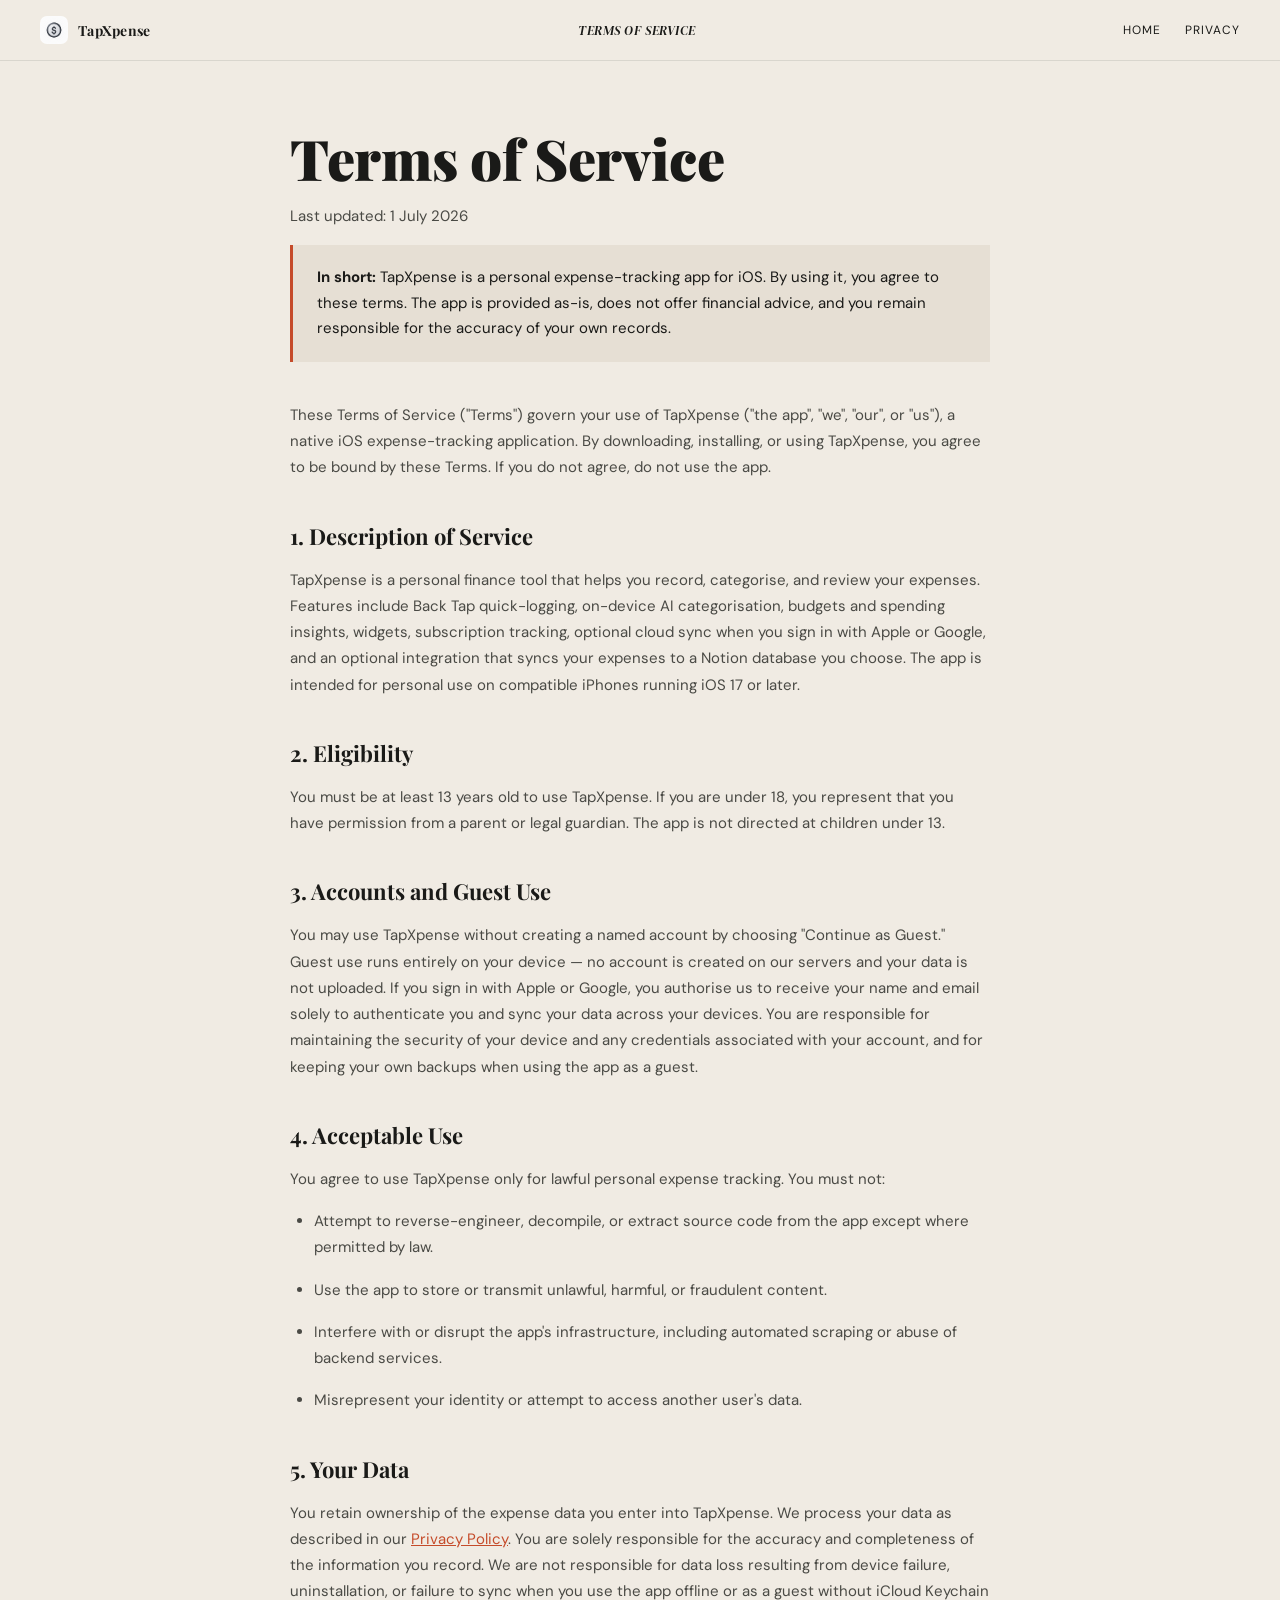
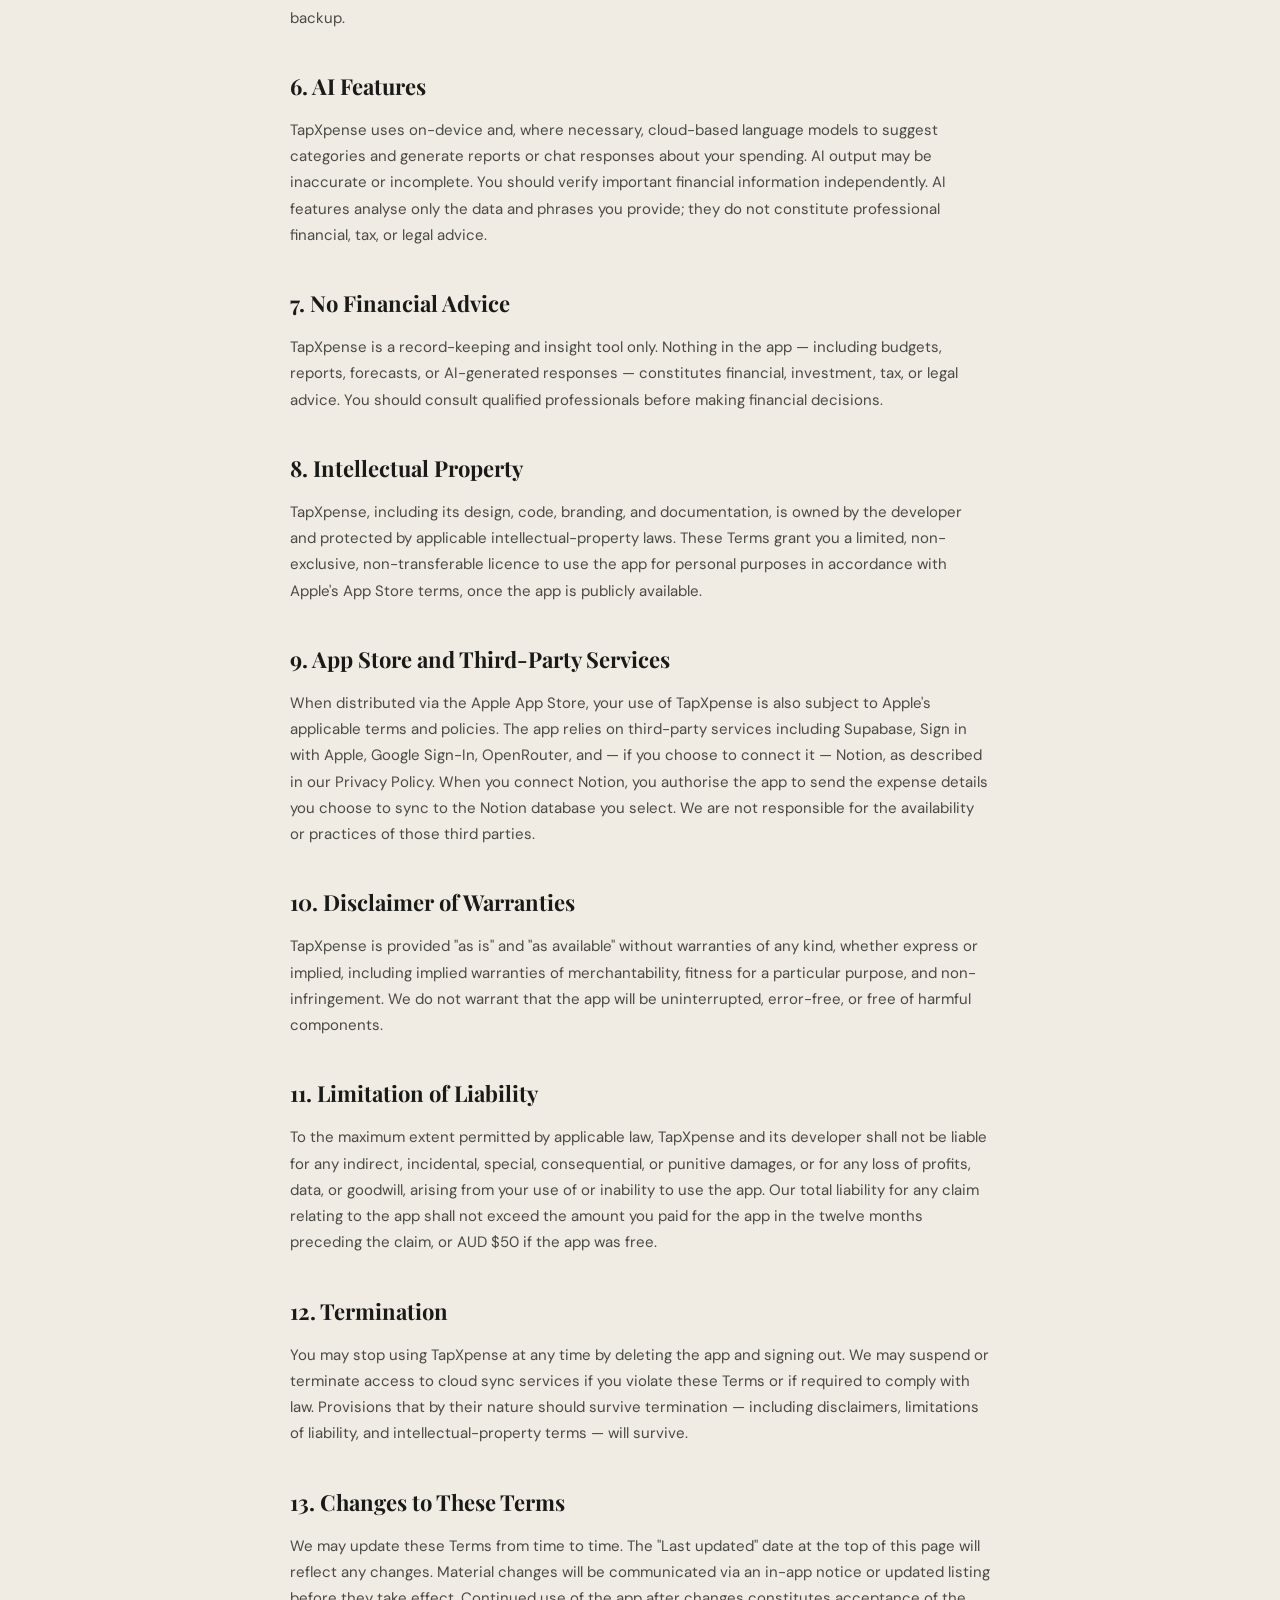
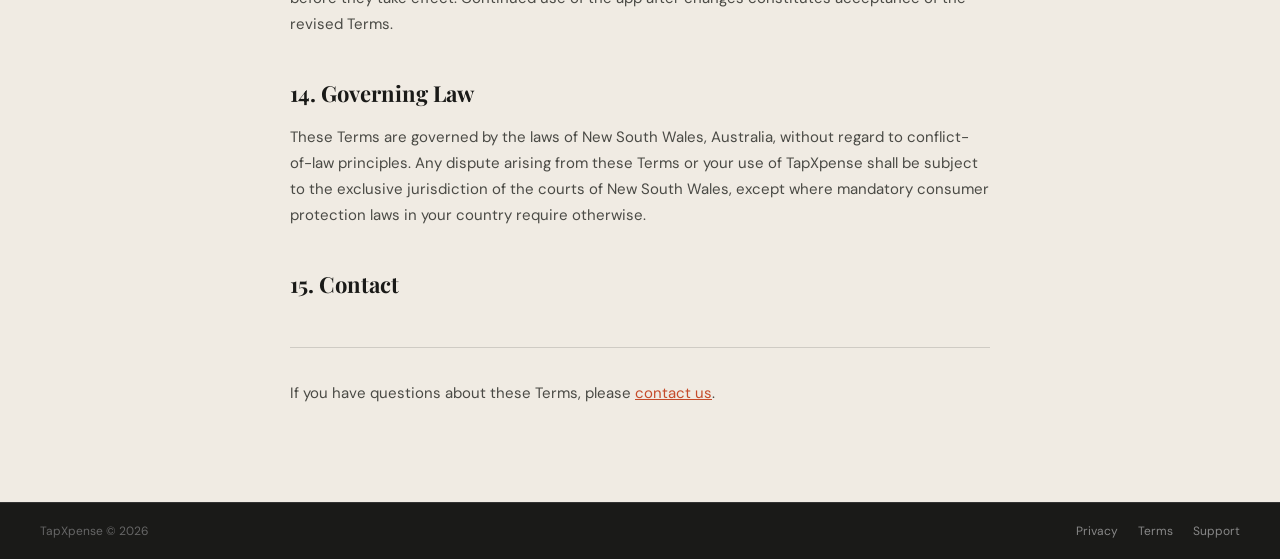
<file: terms.html>
<!DOCTYPE html>
<html lang="en">
<head>
<meta charset="UTF-8">
<meta name="viewport" content="width=device-width, initial-scale=1.0">
<meta name="description" content="TapXpense Terms of Service — terms for using the TapXpense iOS expense tracker.">
<title>Terms of Service — TapXpense</title>
<link rel="icon" href="assets/icon.png" type="image/png">
<link rel="preconnect" href="https://fonts.googleapis.com">
<link href="https://fonts.googleapis.com/css2?family=Playfair+Display:ital,wght@0,400;0,700;0,900;1,400;1,700&family=DM+Sans:wght@400;500;700&family=DM+Serif+Display:ital@0;1&display=swap" rel="stylesheet">
<link rel="stylesheet" href="css/styles.css">
</head>
<body>

<nav class="topbar topbar-simple">
  <div class="topbar-logo"><a href="index.html"><img src="assets/icon.png" alt="" class="topbar-icon" width="28" height="28"> TapXpense</a></div>
  <div style="font-family: var(--serif-display); font-style: italic; font-size: 13px; letter-spacing: 0.04em;">Terms of Service</div>
  <div class="topbar-right">
    <a href="index.html">Home</a>
    <a href="privacy.html">Privacy</a>
  </div>
</nav>

<main class="legal-page">
  <h1>Terms of Service</h1>
  <p class="legal-date">Last updated: 1 July 2026</p>

  <div class="legal-summary">
    <strong>In short:</strong> TapXpense is a personal expense-tracking app for iOS. By using it, you agree to these terms. The app is provided as-is, does not offer financial advice, and you remain responsible for the accuracy of your own records.
  </div>

  <p>These Terms of Service ("Terms") govern your use of TapXpense ("the app", "we", "our", or "us"), a native iOS expense-tracking application. By downloading, installing, or using TapXpense, you agree to be bound by these Terms. If you do not agree, do not use the app.</p>

  <h2>1. Description of Service</h2>

  <p>TapXpense is a personal finance tool that helps you record, categorise, and review your expenses. Features include Back Tap quick-logging, on-device AI categorisation, budgets and spending insights, widgets, subscription tracking, optional cloud sync when you sign in with Apple or Google, and an optional integration that syncs your expenses to a Notion database you choose. The app is intended for personal use on compatible iPhones running iOS 17 or later.</p>

  <h2>2. Eligibility</h2>

  <p>You must be at least 13 years old to use TapXpense. If you are under 18, you represent that you have permission from a parent or legal guardian. The app is not directed at children under 13.</p>

  <h2>3. Accounts and Guest Use</h2>

  <p>You may use TapXpense without creating a named account by choosing "Continue as Guest." Guest use runs entirely on your device — no account is created on our servers and your data is not uploaded. If you sign in with Apple or Google, you authorise us to receive your name and email solely to authenticate you and sync your data across your devices. You are responsible for maintaining the security of your device and any credentials associated with your account, and for keeping your own backups when using the app as a guest.</p>

  <h2>4. Acceptable Use</h2>

  <p>You agree to use TapXpense only for lawful personal expense tracking. You must not:</p>
  <ul>
    <li>Attempt to reverse-engineer, decompile, or extract source code from the app except where permitted by law.</li>
    <li>Use the app to store or transmit unlawful, harmful, or fraudulent content.</li>
    <li>Interfere with or disrupt the app's infrastructure, including automated scraping or abuse of backend services.</li>
    <li>Misrepresent your identity or attempt to access another user's data.</li>
  </ul>

  <h2>5. Your Data</h2>

  <p>You retain ownership of the expense data you enter into TapXpense. We process your data as described in our <a href="privacy.html">Privacy Policy</a>. You are solely responsible for the accuracy and completeness of the information you record. We are not responsible for data loss resulting from device failure, uninstallation, or failure to sync when you use the app offline or as a guest without iCloud Keychain backup.</p>

  <h2>6. AI Features</h2>

  <p>TapXpense uses on-device and, where necessary, cloud-based language models to suggest categories and generate reports or chat responses about your spending. AI output may be inaccurate or incomplete. You should verify important financial information independently. AI features analyse only the data and phrases you provide; they do not constitute professional financial, tax, or legal advice.</p>

  <h2>7. No Financial Advice</h2>

  <p>TapXpense is a record-keeping and insight tool only. Nothing in the app — including budgets, reports, forecasts, or AI-generated responses — constitutes financial, investment, tax, or legal advice. You should consult qualified professionals before making financial decisions.</p>

  <h2>8. Intellectual Property</h2>

  <p>TapXpense, including its design, code, branding, and documentation, is owned by the developer and protected by applicable intellectual-property laws. These Terms grant you a limited, non-exclusive, non-transferable licence to use the app for personal purposes in accordance with Apple's App Store terms, once the app is publicly available.</p>

  <h2>9. App Store and Third-Party Services</h2>

  <p>When distributed via the Apple App Store, your use of TapXpense is also subject to Apple's applicable terms and policies. The app relies on third-party services including Supabase, Sign in with Apple, Google Sign-In, OpenRouter, and — if you choose to connect it — Notion, as described in our Privacy Policy. When you connect Notion, you authorise the app to send the expense details you choose to sync to the Notion database you select. We are not responsible for the availability or practices of those third parties.</p>

  <h2>10. Disclaimer of Warranties</h2>

  <p>TapXpense is provided "as is" and "as available" without warranties of any kind, whether express or implied, including implied warranties of merchantability, fitness for a particular purpose, and non-infringement. We do not warrant that the app will be uninterrupted, error-free, or free of harmful components.</p>

  <h2>11. Limitation of Liability</h2>

  <p>To the maximum extent permitted by applicable law, TapXpense and its developer shall not be liable for any indirect, incidental, special, consequential, or punitive damages, or for any loss of profits, data, or goodwill, arising from your use of or inability to use the app. Our total liability for any claim relating to the app shall not exceed the amount you paid for the app in the twelve months preceding the claim, or AUD $50 if the app was free.</p>

  <h2>12. Termination</h2>

  <p>You may stop using TapXpense at any time by deleting the app and signing out. We may suspend or terminate access to cloud sync services if you violate these Terms or if required to comply with law. Provisions that by their nature should survive termination — including disclaimers, limitations of liability, and intellectual-property terms — will survive.</p>

  <h2>13. Changes to These Terms</h2>

  <p>We may update these Terms from time to time. The "Last updated" date at the top of this page will reflect any changes. Material changes will be communicated via an in-app notice or updated listing before they take effect. Continued use of the app after changes constitutes acceptance of the revised Terms.</p>

  <h2>14. Governing Law</h2>

  <p>These Terms are governed by the laws of New South Wales, Australia, without regard to conflict-of-law principles. Any dispute arising from these Terms or your use of TapXpense shall be subject to the exclusive jurisdiction of the courts of New South Wales, except where mandatory consumer protection laws in your country require otherwise.</p>

  <h2>15. Contact</h2>

  <p class="legal-contact">If you have questions about these Terms, please <a href="https://toolfoliohub.com/project-pages/tapxpense">contact us</a>.</p>
</main>

<footer class="footer">
  <div>TapXpense © 2026</div>
  <div class="footer-links">
    <a href="privacy.html">Privacy</a>
    <a href="terms.html">Terms</a>
    <a href="https://toolfoliohub.com/project-pages/tapxpense">Support</a>
  </div>
</footer>

</body>
</html>
</file>
<file: css/styles.css>
*, *::before, *::after { margin: 0; padding: 0; box-sizing: border-box; }
:root {
  --paper: #f0ebe3;
  --paper-dark: #e6dfd4;
  --ink: #1a1a18;
  --ink-light: #4a4a45;
  --accent: #c54b2a;
  --serif: 'Playfair Display', 'Georgia', serif;
  --serif-display: 'DM Serif Display', 'Georgia', serif;
  --sans: 'DM Sans', 'Helvetica Neue', sans-serif;
}
html { scroll-behavior: smooth; }
body {
  font-family: var(--sans);
  background: var(--paper);
  color: var(--ink);
  overflow-x: hidden;
  -webkit-font-smoothing: antialiased;
}

/* ===== LOADER ===== */
.loader {
  position: fixed; inset: 0; z-index: 9999;
  background: var(--ink);
  display: flex; align-items: center; justify-content: center;
  flex-direction: column; gap: 20px;
  transition: opacity 0.6s ease, visibility 0.6s ease;
}
.loader.hidden { opacity: 0; visibility: hidden; pointer-events: none; }
.loader-text {
  font-family: var(--serif); font-weight: 900;
  font-size: clamp(48px, 10vw, 120px);
  color: var(--paper);
  overflow: hidden;
}
.loader-text span {
  display: inline-block;
  transform: translateY(120%);
  animation: loaderUp 0.6s cubic-bezier(0.16, 1, 0.3, 1) forwards;
}
@keyframes loaderUp {
  to { transform: translateY(0); }
}
.loader-bar {
  width: 200px; height: 2px; background: #333; border-radius: 2px; overflow: hidden;
}
.loader-bar-inner {
  height: 100%; background: var(--accent);
  animation: loaderFill 1.6s cubic-bezier(0.4, 0, 0.2, 1) forwards;
}
@keyframes loaderFill { to { width: 100%; } }
.loader-bar-inner { width: 0%; }

/* ===== CURSOR FOLLOWER ===== */
.cursor-glow {
  position: fixed; left: 0; top: 0;
  width: 400px; height: 400px;
  border-radius: 50%;
  background: radial-gradient(circle, rgba(197,75,42,0.06) 0%, transparent 70%);
  pointer-events: none; z-index: 0;
  transform: translate3d(-100px, -100px, 0) translate(-50%, -50%);
  will-change: transform;
}

/* ===== TOPBAR ===== */
.topbar {
  position: fixed; top: 0; left: 0; right: 0; z-index: 100;
  display: flex; justify-content: space-between; align-items: center;
  padding: 16px 40px;
  background: rgba(240, 235, 227, 0.85);
  backdrop-filter: blur(20px); -webkit-backdrop-filter: blur(20px);
  border-bottom: 1px solid rgba(26,26,24,0.1);
  font-size: 12px; text-transform: uppercase; letter-spacing: 0.08em;
  transform: translateY(-100%);
  animation: slideDown 0.6s cubic-bezier(0.16, 1, 0.3, 1) 1.8s forwards;
}
@keyframes slideDown { to { transform: translateY(0); } }
.topbar-logo { font-family: var(--serif); font-size: 14px; font-weight: 700; letter-spacing: 0.02em; text-transform: none; display: inline-flex; align-items: center; gap: 10px; }
.topbar-icon { border-radius: 7px; display: block; flex-shrink: 0; }
a.topbar-logo { color: inherit; text-decoration: none; }
.topbar-right { display: flex; gap: 24px; align-items: center; }
.topbar-right a {
  color: var(--ink); text-decoration: none; position: relative;
  transition: color 0.3s;
}
.topbar-right a::after {
  content: ''; position: absolute; bottom: -2px; left: 0; width: 0; height: 1px;
  background: var(--accent); transition: width 0.3s;
}
.topbar-right a:hover::after { width: 100%; }
.topbar-right a:hover { color: var(--accent); }

/* ===== HERO ===== */
.hero {
  padding: 120px 40px 0; min-height: 100vh;
  perspective: 1200px;
  border-bottom: 1px solid var(--ink);
  position: relative; overflow: hidden;
}
.hero-bg-grid {
  position: absolute; inset: 0; opacity: 0.03;
  background-image:
    linear-gradient(var(--ink) 1px, transparent 1px),
    linear-gradient(90deg, var(--ink) 1px, transparent 1px);
  background-size: 60px 60px;
  animation: gridShift 20s linear infinite;
}
@keyframes gridShift { to { background-position: 60px 60px; } }

.hero-date-row {
  display: flex; justify-content: space-between;
  font-size: 11px; text-transform: uppercase; letter-spacing: 0.1em;
  margin-bottom: 20px; color: var(--ink-light);
}
.hero-meta { margin-bottom: 20px; }
.hero-eyebrow {
  font-size: 11px; text-transform: uppercase; letter-spacing: 0.12em;
  color: var(--ink-light); margin-bottom: 14px;
  opacity: 0; animation: fadeUp 0.6s cubic-bezier(0.16, 1, 0.3, 1) 1.9s forwards;
}
.hero-badges {
  display: flex; flex-wrap: wrap; gap: 8px;
}
.hero-badges span {
  font-size: 10px; text-transform: uppercase; letter-spacing: 0.1em;
  padding: 6px 12px; border: 1px solid rgba(26,26,24,0.2);
  color: var(--ink-light); border-radius: 2px;
  opacity: 0; transform: translateY(12px);
  animation: fadeUp 0.5s cubic-bezier(0.16, 1, 0.3, 1) forwards;
}
.hero-badges span:nth-child(1) { animation-delay: 2.0s; }
.hero-badges span:nth-child(2) { animation-delay: 2.05s; }
.hero-badges span:nth-child(3) { animation-delay: 2.1s; }
.hero-badges span:nth-child(4) { animation-delay: 2.15s; }
.hero-badges span:nth-child(5) { animation-delay: 2.2s; }
.hero-date-row span {
  opacity: 0; transform: translateY(20px);
  animation: fadeUp 0.6s cubic-bezier(0.16, 1, 0.3, 1) forwards;
}
.hero-date-row span:nth-child(1) { animation-delay: 1.9s; }
.hero-date-row span:nth-child(2) { animation-delay: 2.0s; }
.hero-date-row span:nth-child(3) { animation-delay: 2.1s; }
@keyframes fadeUp { to { opacity: 1; transform: translateY(0); } }

.hero-masthead {
  font-family: var(--serif); font-weight: 900;
  font-size: clamp(80px, 14vw, 200px);
  line-height: 0.88; letter-spacing: -0.03em;
  text-align: center; padding: 20px 0 30px;
  position: relative;
}
.hero-masthead .char {
  display: inline-block;
  opacity: 0; transform: translateY(100%) rotateX(-80deg);
  animation: charReveal 0.8s cubic-bezier(0.16, 1, 0.3, 1) forwards;
  transform-origin: bottom center;
}
@keyframes charReveal { to { opacity: 1; transform: translateY(0) rotateX(0deg); } }

.hero-masthead .line-through { position: relative; display: inline; }
.hero-masthead .line-through::after {
  content: ''; position: absolute;
  left: -5%; right: -5%; top: 52%; height: 6px;
  background: var(--accent);
  transform: scaleX(0); transform-origin: left;
  animation: lineGrow 0.8s cubic-bezier(0.16, 1, 0.3, 1) 2.6s forwards;
}
@keyframes lineGrow { to { transform: scaleX(1); } }

.hero-subtitle-row {
  display: grid; grid-template-columns: 1fr auto 1fr;
  gap: 30px; align-items: start; padding: 20px 0 40px;
  border-top: 1px solid var(--ink);
}
.hero-subtitle-left {
  font-family: var(--serif); font-size: clamp(28px, 4vw, 52px);
  font-weight: 900; line-height: 1.05;
}
.hero-subtitle-left .word {
  display: inline-block; overflow: hidden;
}
.hero-subtitle-left .word span {
  display: inline-block; opacity: 0; transform: translateY(100%);
  animation: wordUp 0.7s cubic-bezier(0.16, 1, 0.3, 1) forwards;
}
@keyframes wordUp { to { opacity: 1; transform: translateY(0); } }
.hero-subtitle-center {
  font-size: 13px; line-height: 1.6; max-width: 240px;
  color: var(--ink-light); padding-top: 6px;
  opacity: 0; animation: fadeUp 0.8s ease 3s forwards;
}
.hero-subtitle-right {
  text-align: right; font-family: var(--sans); font-size: 13px;
  line-height: 1.8; font-weight: 500; text-transform: uppercase; letter-spacing: 0.04em;
  opacity: 0; animation: fadeUp 0.8s ease 3.1s forwards;
}

/* 3D floating phone in hero */
.hero-phone-float {
  position: absolute; right: 6%; bottom: -60px;
  width: 180px; perspective: 800px;
  opacity: 0; animation: floatIn 1s cubic-bezier(0.16, 1, 0.3, 1) 2.8s forwards;
  z-index: 2;
}
@keyframes floatIn {
  from { opacity: 0; transform: translateY(60px) scale(0.8); }
  to { opacity: 1; transform: translateY(0) scale(1); }
}
.hero-phone-float .phone-3d {
  transform-style: preserve-3d;
  animation: phoneFloat 6s ease-in-out infinite;
}
@keyframes phoneFloat {
  0%, 100% { transform: rotateY(-8deg) rotateX(4deg) translateY(0); }
  50% { transform: rotateY(-3deg) rotateX(2deg) translateY(-15px); }
}
.hero-phone-float .phone-3d-inner {
  background: #fff; border-radius: 32px; padding: 10px;
  box-shadow:
    0 40px 80px rgba(0,0,0,0.18),
    0 0 0 1px rgba(0,0,0,0.05),
    20px 20px 60px rgba(0,0,0,0.1);
  transform-style: preserve-3d;
}
.hero-phone-float .phone-3d-inner img {
  width: 100%; border-radius: 24px; display: block;
}
.hero-phone-float .phone-shadow {
  position: absolute; bottom: -30px; left: 10%; right: 10%; height: 40px;
  background: rgba(0,0,0,0.15); border-radius: 50%;
  filter: blur(20px);
  animation: shadowFloat 6s ease-in-out infinite;
}
@keyframes shadowFloat {
  0%, 100% { transform: scale(1); opacity: 0.5; }
  50% { transform: scale(0.85); opacity: 0.3; }
}

/* ===== TORN EDGES ===== */
.torn-edge {
  width: 100%; height: 50px; background: var(--ink);
  position: relative; overflow: hidden;
}
.torn-edge::after {
  content: ''; position: absolute; bottom: -1px; left: -10px; right: -10px;
  height: 30px; background: var(--paper);
  border-radius: 80% 60% 70% 50% / 100% 100% 0% 0%;
  filter: url(#torn-filter);
}
.torn-edge-top {
  width: 100%; height: 50px; background: var(--ink);
  position: relative; overflow: hidden;
}
.torn-edge-top::before {
  content: ''; position: absolute; top: -1px; left: -10px; right: -10px;
  height: 30px; background: var(--paper);
  border-radius: 0% 0% 70% 80% / 0% 0% 100% 100%;
  filter: url(#torn-filter);
}

/* ===== SCROLL REVEAL ===== */
[data-scroll] {
  opacity: 0; transition: all 1s cubic-bezier(0.16, 1, 0.3, 1);
}
[data-scroll="up"] { transform: translateY(60px); }
[data-scroll="left"] { transform: translateX(-80px); }
[data-scroll="right"] { transform: translateX(80px); }
[data-scroll="scale"] { transform: scale(0.88) rotateX(8deg); }
[data-scroll="flip"] { transform: perspective(800px) rotateY(30deg); }
[data-scroll="flip-left"] { transform: perspective(800px) rotateY(-30deg); }
[data-scroll].in-view {
  opacity: 1 !important;
  transform: translateY(0) translateX(0) scale(1) rotateX(0deg) rotateY(0deg) !important;
}

/* ===== DARK FEATURES ===== */
.dark-section {
  background: var(--ink); color: var(--paper);
  padding: 100px 40px; perspective: 1000px;
}
.features-header { text-align: center; margin-bottom: 70px; }
.features-header h2 {
  font-family: var(--serif); font-weight: 900;
  font-size: clamp(48px, 8vw, 120px); line-height: 0.95; letter-spacing: -0.02em;
}
.features-header p { font-size: 15px; color: #a09e98; margin-top: 16px; letter-spacing: 0.03em; }
.features-grid {
  display: grid; grid-template-columns: repeat(2, 1fr);
  gap: 2px; max-width: 1100px; margin: 0 auto;
}
.feature-card {
  border: 1px solid #333; padding: 44px 36px;
  position: relative; overflow: hidden;
  transition: transform 0.5s cubic-bezier(0.16, 1, 0.3, 1), background 0.4s;
  transform-style: preserve-3d;
  cursor: default;
}
.feature-card::before {
  content: ''; position: absolute; inset: 0;
  background: radial-gradient(circle at var(--mx, 50%) var(--my, 50%), rgba(197,75,42,0.08) 0%, transparent 60%);
  opacity: 0; transition: opacity 0.4s;
}
.feature-card:hover::before { opacity: 1; }
.feature-card:hover { background: #222; transform: translateZ(10px); }
.feature-num {
  font-family: var(--serif); font-size: 11px; color: #555;
  text-transform: uppercase; letter-spacing: 0.15em; margin-bottom: 16px;
}
.feature-title {
  font-family: var(--serif); font-size: 28px; font-weight: 700;
  margin-bottom: 12px; line-height: 1.15;
}
.feature-desc { font-size: 14px; line-height: 1.6; color: #a09e98; }
.feature-tag {
  display: inline-block; background: var(--accent); color: white;
  font-size: 10px; font-weight: 700; text-transform: uppercase; letter-spacing: 0.1em;
  padding: 3px 8px; border-radius: 2px; margin-left: 8px; vertical-align: middle;
}

/* ===== OVERVIEW ===== */
.overview-section {
  padding: 100px 40px;
  background: var(--paper);
  border-bottom: 1px solid rgba(26,26,24,0.1);
}
.overview-inner { max-width: 900px; margin: 0 auto; }
.overview-section h2 {
  font-family: var(--serif); font-weight: 900;
  font-size: clamp(40px, 6vw, 72px);
  letter-spacing: -0.02em; margin-bottom: 32px;
}
.overview-copy p {
  font-size: 16px; line-height: 1.75; color: var(--ink-light);
  margin-bottom: 20px;
}
.quick-facts {
  display: grid; grid-template-columns: repeat(3, 1fr);
  gap: 2px; margin-top: 48px;
  border: 1px solid rgba(26,26,24,0.12);
}
.quick-fact {
  padding: 20px 24px; background: var(--paper-dark);
  display: flex; flex-direction: column; gap: 6px;
}
.quick-fact-label {
  font-size: 10px; text-transform: uppercase; letter-spacing: 0.12em;
  color: var(--accent); font-weight: 700;
}
.quick-fact-value { font-size: 14px; line-height: 1.5; color: var(--ink); }

/* ===== DEMO VIDEO ===== */
.demo-section {
  padding: 100px 40px;
  background: var(--paper-dark);
}
.demo-inner {
  max-width: 1100px; margin: 0 auto;
  display: grid; grid-template-columns: 1fr minmax(240px, 300px);
  gap: 60px; align-items: center;
}
.demo-copy h2 {
  font-family: var(--serif); font-weight: 900;
  font-size: clamp(36px, 5vw, 56px);
  line-height: 1.05; letter-spacing: -0.02em; margin-bottom: 20px;
}
.demo-copy p { font-size: 15px; line-height: 1.7; color: var(--ink-light); }
.demo-video-wrap {
  width: 100%;
  max-width: 300px;
  margin: 0 auto;
  border-radius: 28px; overflow: hidden;
  box-shadow: 0 40px 80px rgba(0,0,0,0.15);
  border: 1px solid rgba(26,26,24,0.08);
  background: #000;
  line-height: 0;
}
.demo-video {
  display: block;
  width: 100%;
  height: auto;
  vertical-align: middle;
}

/* ===== ARCHITECTURE ===== */
.architecture-section {
  padding: 100px 40px;
  background: var(--paper-dark);
  border-top: 1px solid rgba(26,26,24,0.08);
}
.architecture-inner { max-width: 900px; margin: 0 auto; }
.architecture-section h2 {
  font-family: var(--serif); font-weight: 900;
  font-size: clamp(40px, 6vw, 72px);
  line-height: 0.95; letter-spacing: -0.02em; margin-bottom: 40px;
}
.architecture-list {
  list-style: none; display: flex; flex-direction: column; gap: 20px;
}
.architecture-list li {
  font-size: 15px; line-height: 1.7; color: var(--ink-light);
  padding-left: 20px; border-left: 2px solid var(--accent);
}
.architecture-list strong { color: var(--ink); font-weight: 600; }

/* ===== SCROLL-DRIVEN 3D PHONE SHOWCASE ===== */
.showcase-pin {
  position: relative;
  height: 500vh; /* 5 viewports of scroll = 5 narrative beats */
  background: linear-gradient(180deg, var(--paper) 0%, #ebe5db 50%, var(--paper) 100%);
}
.showcase-sticky {
  position: sticky; top: 0;
  height: 100vh; width: 100%;
  display: flex; align-items: center; justify-content: center;
  overflow: hidden;
  perspective: 1400px;
  perspective-origin: 50% 50%;
}
.showcase-bg-text {
  position: absolute; left: 50%; top: 50%;
  transform: translate(-50%, -50%);
  font-family: var(--serif); font-weight: 900;
  font-size: clamp(140px, 22vw, 360px);
  letter-spacing: -0.04em; line-height: 0.9;
  color: transparent; -webkit-text-stroke: 1px rgba(26,26,24,0.08);
  white-space: nowrap; pointer-events: none;
  will-change: transform;
}
.showcase-stage {
  position: relative; width: 100%; height: 100%;
  transform-style: preserve-3d;
  display: flex; align-items: center; justify-content: center;
}
.showcase-phone {
  position: relative;
  width: 280px;
  transform-style: preserve-3d;
  will-change: transform;
}
.showcase-phone-frame {
  background: #1a1a18; border-radius: 44px;
  padding: 14px;
  box-shadow:
    0 60px 120px rgba(0,0,0,0.25),
    0 30px 60px rgba(0,0,0,0.15),
    0 0 0 1.5px rgba(0,0,0,0.08),
    inset 0 2px 4px rgba(255,255,255,0.08);
  position: relative;
  transform-style: preserve-3d;
}
.showcase-phone-screens {
  position: relative;
  border-radius: 32px; overflow: hidden;
  aspect-ratio: 9/19.5;
  background: #000;
}
.showcase-phone-screens img {
  position: absolute; inset: 0;
  width: 100%; height: 100%;
  object-fit: contain; object-position: top center;
  display: block;
  background: #000;
  opacity: 0;
  transform: scale(1.05);
  transition: opacity 0.7s cubic-bezier(0.16, 1, 0.3, 1), transform 0.9s cubic-bezier(0.16, 1, 0.3, 1);
  will-change: opacity, transform;
}
.showcase-phone-screens img.active {
  opacity: 1;
  transform: scale(1);
}
.showcase-phone-glare {
  position: absolute; inset: 0; border-radius: 32px;
  background: linear-gradient(135deg, rgba(255,255,255,0.18) 0%, rgba(255,255,255,0) 40%, rgba(255,255,255,0) 60%, rgba(255,255,255,0.06) 100%);
  pointer-events: none;
  mix-blend-mode: screen;
}
.showcase-phone-notch {
  position: absolute; top: 18px; left: 50%; transform: translateX(-50%);
  width: 90px; height: 26px; background: #000;
  border-radius: 14px; z-index: 5;
  box-shadow: inset 0 0 4px rgba(255,255,255,0.05);
}
.showcase-phone-shadow {
  position: absolute; left: 5%; right: 5%; bottom: -50px;
  height: 50px; background: rgba(0,0,0,0.25);
  filter: blur(30px); border-radius: 50%;
  transform-origin: center;
  will-change: transform, opacity;
}

/* Narrative captions that crossfade with scroll */
.showcase-captions {
  position: absolute; left: 0; right: 0;
  pointer-events: none;
  z-index: 4;
}
.showcase-caption {
  position: absolute;
  width: 320px;
  opacity: 0;
  transition: opacity 0.6s ease, transform 0.7s cubic-bezier(0.16, 1, 0.3, 1);
  will-change: opacity, transform;
}
.showcase-caption.active { opacity: 1; }
.showcase-caption .cap-num {
  font-family: var(--serif); font-size: 11px;
  text-transform: uppercase; letter-spacing: 0.18em;
  color: var(--accent); margin-bottom: 14px; font-weight: 700;
}
.showcase-caption h3 {
  font-family: var(--serif); font-weight: 900;
  font-size: clamp(36px, 4vw, 56px); line-height: 1.02;
  letter-spacing: -0.02em; margin-bottom: 16px;
}
.showcase-caption p {
  font-size: 15px; color: var(--ink-light);
  line-height: 1.6;
}
.cap-left { left: 8%; top: 50%; transform: translateY(-50%) translateX(-30px); }
.cap-left.active { transform: translateY(-50%) translateX(0); }
.cap-right { right: 8%; top: 50%; transform: translateY(-50%) translateX(30px); text-align: right; }
.cap-right.active { transform: translateY(-50%) translateX(0); }

/* Progress dots */
.showcase-progress {
  position: absolute; right: 30px; top: 50%;
  transform: translateY(-50%);
  display: flex; flex-direction: column; gap: 12px;
  z-index: 6;
}
.showcase-dot {
  width: 8px; height: 8px; border-radius: 50%;
  background: rgba(26,26,24,0.2);
  border: none; padding: 0; cursor: pointer;
  transition: all 0.4s cubic-bezier(0.16, 1, 0.3, 1);
}
.showcase-dot.active {
  background: var(--accent);
  transform: scale(1.4);
  box-shadow: 0 0 0 4px rgba(197,75,42,0.15);
}

.showcase-mobile-nav {
  display: none;
  align-items: center; justify-content: center; gap: 20px;
  margin-top: 24px; z-index: 6;
}
.showcase-mobile-btn {
  width: 44px; height: 44px; border-radius: 50%;
  border: 1px solid rgba(26,26,24,0.2);
  background: var(--paper); color: var(--ink);
  font-size: 18px; cursor: pointer;
  transition: background 0.2s, border-color 0.2s;
}
.showcase-mobile-btn:hover { background: var(--paper-dark); border-color: var(--accent); }
.showcase-mobile-dots { display: flex; gap: 10px; align-items: center; }
.showcase-mobile-dots button {
  width: 8px; height: 8px; border-radius: 50%;
  border: none; padding: 0; background: rgba(26,26,24,0.2);
  cursor: pointer; transition: all 0.3s;
}
.showcase-mobile-dots button.active {
  background: var(--accent); transform: scale(1.35);
}

/* Section intro at top of pinned area */
.showcase-intro-label {
  position: absolute; top: 60px; left: 50%;
  transform: translateX(-50%);
  font-size: 11px; text-transform: uppercase; letter-spacing: 0.2em;
  color: var(--ink-light); z-index: 5;
  display: flex; align-items: center; gap: 12px;
}
.showcase-intro-label::before, .showcase-intro-label::after {
  content: ''; width: 30px; height: 1px; background: var(--ink-light);
}

/* Floating particles */
.showcase-particle {
  position: absolute; width: 6px; height: 6px;
  border-radius: 50%; background: var(--accent);
  opacity: 0; pointer-events: none;
  will-change: transform, opacity;
}

/* ===== STATS ===== */
.stats-section {
  display: grid; grid-template-columns: repeat(4, 1fr);
  border-top: 1px solid var(--ink); border-bottom: 1px solid var(--ink);
}
.stat-item {
  padding: 50px 30px; border-right: 1px solid var(--ink);
  text-align: center; position: relative; overflow: hidden;
  cursor: default; transition: background 0.3s;
}
.stat-item:last-child { border-right: none; }
.stat-item:hover { background: var(--paper-dark); }
.stat-item:hover .stat-value { transform: scale(1.1); }
.stat-label {
  font-size: 11px; text-transform: uppercase; letter-spacing: 0.12em;
  color: var(--ink-light); margin-bottom: 8px;
}
.stat-value {
  font-family: var(--serif); font-size: clamp(40px, 5vw, 72px);
  font-weight: 900; line-height: 1;
  transition: transform 0.4s cubic-bezier(0.16, 1, 0.3, 1);
}
.stat-unit { font-size: 14px; font-weight: 500; color: var(--ink-light); margin-top: 4px; }

/* ===== COUNTER ANIMATION ===== */
.count-up { display: inline-block; }

/* ===== BIG TAGLINE w/ PARALLAX ===== */
.tagline-section {
  padding: 140px 40px; text-align: center;
  position: relative; overflow: hidden; perspective: 600px;
}
.tagline-section h2 {
  font-family: var(--serif); font-weight: 900;
  font-size: clamp(50px, 10vw, 160px); line-height: 0.92; letter-spacing: -0.03em;
}
.tagline-word-accent {
  color: var(--accent); font-style: italic; font-family: var(--serif-display);
  display: inline-block;
  animation: accentPulse 4s ease-in-out infinite;
}
@keyframes accentPulse {
  0%, 100% { transform: scale(1); }
  50% { transform: scale(1.03); }
}
.tagline-bg-text {
  position: absolute; top: 50%; left: 50%; transform: translate(-50%, -50%);
  font-family: var(--serif); font-weight: 900; font-size: 30vw;
  color: transparent; -webkit-text-stroke: 1px rgba(26,26,24,0.04);
  white-space: nowrap; pointer-events: none; z-index: -1;
}

/* ===== HOW IT WORKS - 3D CARDS ===== */
.how-section { padding: 100px 40px; border-top: 1px solid var(--ink); }
.how-header {
  display: flex; justify-content: space-between; align-items: flex-end;
  max-width: 1100px; margin: 0 auto 70px;
}
.how-header h2 {
  font-family: var(--serif); font-weight: 900;
  font-size: clamp(36px, 5vw, 64px); line-height: 1;
}
.how-header p {
  font-size: 14px; color: var(--ink-light); max-width: 260px;
  text-align: right; line-height: 1.5;
}
.how-steps {
  display: grid; grid-template-columns: repeat(3, 1fr);
  gap: 24px; max-width: 1100px; margin: 0 auto;
  perspective: 1200px;
}
.how-step {
  border: 1px solid var(--ink); padding: 40px 32px;
  background: var(--paper); position: relative;
  transform-style: preserve-3d;
  transition: transform 0.5s cubic-bezier(0.16, 1, 0.3, 1), box-shadow 0.5s;
  cursor: default;
}
.how-step:hover {
  transform: translateY(-8px) rotateX(2deg) rotateY(-2deg);
  box-shadow: 0 30px 60px rgba(0,0,0,0.1), 0 10px 20px rgba(0,0,0,0.05);
}
.how-step-num {
  font-family: var(--serif); font-size: 64px; font-weight: 900;
  color: transparent; -webkit-text-stroke: 1.5px var(--ink);
  line-height: 1; margin-bottom: 20px;
}
.how-step h3 { font-family: var(--serif); font-size: 22px; font-weight: 700; margin-bottom: 10px; }
.how-step p { font-size: 14px; color: var(--ink-light); line-height: 1.6; }
.how-step-phone {
  margin-top: 24px; border-radius: 20px; overflow: hidden;
  box-shadow: 0 8px 30px rgba(0,0,0,0.1);
  transform-style: preserve-3d;
  transition: transform 0.5s;
  max-width: 200px;
  margin-left: auto;
  margin-right: auto;
  background: #000;
}
.how-step:hover .how-step-phone { transform: translateZ(20px); }
.how-step-phone img { width: 100%; height: auto; display: block; object-fit: contain; }

/* ===== CTA ===== */
.cta-section {
  background: var(--ink); color: var(--paper);
  padding: 120px 40px; text-align: center;
  perspective: 800px; position: relative; overflow: hidden;
}
.cta-section::before {
  content: ''; position: absolute; inset: 0;
  background: radial-gradient(ellipse at 50% 0%, rgba(197,75,42,0.12) 0%, transparent 60%);
}
.cta-logo {
  width: 90px; height: 90px; border-radius: 22px;
  margin: 0 auto 30px; overflow: hidden;
  box-shadow: 0 8px 40px rgba(0,0,0,0.4);
  animation: logoBob 4s ease-in-out infinite;
}
@keyframes logoBob {
  0%, 100% { transform: translateY(0) rotate(0deg); }
  50% { transform: translateY(-8px) rotate(2deg); }
}
.cta-logo img { width: 100%; height: 100%; object-fit: cover; }
.cta-section h2 {
  font-family: var(--serif); font-weight: 900;
  font-size: clamp(40px, 7vw, 100px); line-height: 0.95;
  margin-bottom: 24px; letter-spacing: -0.02em;
  position: relative; z-index: 1;
}
.cta-section > p {
  font-size: 16px; color: #a09e98; margin-bottom: 40px;
  max-width: 440px; margin-left: auto; margin-right: auto;
  line-height: 1.6; position: relative; z-index: 1;
}
.cta-btn {
  display: inline-flex; align-items: center; gap: 12px;
  background: var(--paper); color: var(--ink);
  font-family: var(--sans); font-size: 15px; font-weight: 700;
  padding: 18px 40px; border: none; border-radius: 50px;
  cursor: pointer; text-decoration: none;
  transition: transform 0.4s cubic-bezier(0.16, 1, 0.3, 1), box-shadow 0.4s;
  letter-spacing: 0.02em; position: relative; z-index: 1;
  overflow: hidden;
}
.cta-btn::before {
  content: ''; position: absolute; inset: 0;
  background: var(--accent); transform: translateX(-100%);
  transition: transform 0.4s cubic-bezier(0.16, 1, 0.3, 1);
  z-index: -1; border-radius: 50px;
}
.cta-btn:hover::before { transform: translateX(0); }
.cta-btn:hover {
  color: white; transform: translateY(-3px) scale(1.03);
  box-shadow: 0 16px 50px rgba(197,75,42,0.3);
}
.cta-btn svg { width: 20px; height: 20px; transition: color 0.4s; }

/* ===== MARQUEE ===== */
.marquee-wrap {
  border-top: 1px solid #333; border-bottom: 1px solid #333;
  overflow: hidden; background: var(--ink); padding: 22px 0;
}
.marquee-track {
  display: flex; gap: 50px;
  animation: marquee 18s linear infinite; width: max-content;
}
.marquee-track span {
  font-family: var(--serif); font-size: clamp(32px, 5vw, 64px);
  font-weight: 700; white-space: nowrap; color: var(--paper);
}
.marquee-track span.outline { -webkit-text-stroke: 1px var(--paper); color: transparent; }
.marquee-track .dot { color: var(--accent); }
@keyframes marquee { 0% { transform: translateX(0); } 100% { transform: translateX(-50%); } }

/* ===== FOOTER ===== */
.footer {
  display: flex; justify-content: space-between; align-items: center;
  padding: 20px 40px; background: var(--ink); color: #666;
  font-size: 12px; border-top: 1px solid #333;
}
.footer a { color: #888; text-decoration: none; transition: color 0.3s; }
.footer a:hover { color: var(--paper); }
.footer-links { display: flex; gap: 20px; }

/* ===== MAGNETIC BUTTON ===== */
.magnetic { transition: transform 0.3s cubic-bezier(0.16, 1, 0.3, 1); }

/* ===== DASHED ===== */
.dashed-divider { border: none; border-top: 2px dashed var(--ink); margin: 0 40px; }

/* ===== RESPONSIVE ===== */
@media (max-width: 768px) {
  .topbar {
    padding: 12px 16px;
    flex-wrap: wrap;
    gap: 10px;
  }
  .topbar > div:nth-child(2) { display: none; }
  .topbar-logo { font-size: 13px; }
  .topbar-right {
    flex: 1 1 100%;
    justify-content: center;
    gap: 14px 18px;
    font-size: 10px;
    flex-wrap: wrap;
  }
  .hero { padding: 96px 20px 0; min-height: auto; }
  .hero-masthead {
    font-size: clamp(56px, 16vw, 120px);
    padding: 12px 0 24px;
  }
  .hero-badges { gap: 6px; }
  .hero-badges span { font-size: 9px; padding: 5px 10px; }
  .hero-subtitle-row {
    grid-template-columns: 1fr;
    gap: 20px;
    padding: 16px 0 32px;
  }
  .hero-subtitle-left { font-size: clamp(24px, 7vw, 40px); }
  .hero-subtitle-center { max-width: none; }
  .hero-subtitle-right { text-align: left; }
  .hero-phone-float { display: none; }
  .overview-section, .demo-section, .architecture-section { padding: 60px 20px; }
  .quick-facts { grid-template-columns: 1fr; }
  .demo-inner { grid-template-columns: 1fr; gap: 32px; }
  .demo-video-wrap { max-width: min(280px, 100%); }
  .features-header { margin-bottom: 40px; }
  .features-grid { grid-template-columns: 1fr; }
  .feature-card { padding: 32px 24px; }
  .feature-title { font-size: 24px; }
  .showcase-pin { height: auto; }
  .showcase-sticky {
    position: relative;
    height: auto;
    min-height: 0;
    padding: 48px 20px 32px;
    flex-direction: column;
    gap: 20px;
    overflow: visible;
  }
  .showcase-phone { width: min(220px, 72vw); transform: none !important; }
  .showcase-phone-shadow { display: none; }
  .showcase-captions {
    position: relative;
    order: 2;
    width: 100%;
    min-height: 220px;
  }
  .showcase-caption {
    position: absolute;
    left: 0;
    right: 0;
    top: 0;
    width: 100%;
    text-align: center;
    opacity: 0;
    pointer-events: none;
    transform: none;
    transition: opacity 0.4s ease;
  }
  .showcase-caption h3 { font-size: clamp(28px, 7vw, 40px); }
  .showcase-caption p { font-size: 14px; }
  .showcase-caption.active { opacity: 1; pointer-events: auto; }
  .cap-left, .cap-right,
  .cap-left.active, .cap-right.active { transform: none; }
  .showcase-progress { display: none; }
  .showcase-bg-text, .showcase-intro-label { display: none; }
  .showcase-mobile-nav { display: flex; order: 3; width: 100%; }
  .showcase-stage { order: 1; height: auto; }
  .stats-section { grid-template-columns: repeat(2, 1fr); }
  .stat-item {
    padding: 32px 16px;
    border-right: 1px solid var(--ink);
    border-bottom: 1px solid var(--ink);
  }
  .stat-item:nth-child(2n) { border-right: none; }
  .stat-item:nth-child(3),
  .stat-item:nth-child(4) { border-bottom: none; }
  .how-header {
    flex-direction: column;
    align-items: flex-start;
    gap: 16px;
    margin-bottom: 40px;
  }
  .how-header p { text-align: left; max-width: none; }
  .how-steps { grid-template-columns: 1fr; }
  .how-step { padding: 32px 24px; }
  .dark-section, .how-section, .cta-section, .tagline-section { padding: 60px 20px; }
  .tagline-section h2 { font-size: clamp(40px, 11vw, 80px); }
  .cta-section { padding: 80px 20px; }
  .cta-section h2 { font-size: clamp(36px, 10vw, 64px); }
  .cta-btn { padding: 16px 28px; font-size: 14px; }
  .footer {
    flex-direction: column;
    gap: 12px;
    padding: 20px;
    text-align: center;
  }
  .footer-links { flex-wrap: wrap; justify-content: center; gap: 16px; }
  .dashed-divider { margin: 0 20px; }
  .cursor-glow { display: none; }
}

/* ===== LEGAL PAGES ===== */
.topbar-simple { transform: translateY(0); animation: none; }
.topbar-logo a { color: inherit; text-decoration: none; display: inline-flex; align-items: center; gap: 10px; }
.legal-page {
  padding: 120px 40px 80px;
  max-width: 780px;
  margin: 0 auto;
}
.legal-page h1 {
  font-family: var(--serif);
  font-size: clamp(36px, 5vw, 56px);
  font-weight: 900;
  margin-bottom: 8px;
}
.legal-date { font-size: 13px; color: var(--ink-light); margin-bottom: 32px; }
.legal-summary {
  background: var(--paper-dark);
  border-left: 3px solid var(--accent);
  padding: 20px 24px;
  margin-bottom: 40px;
  font-size: 15px;
  line-height: 1.7;
  color: var(--ink);
}
.legal-page h2 {
  font-family: var(--serif);
  font-size: 22px;
  font-weight: 700;
  margin: 40px 0 16px;
  color: var(--ink);
}
.legal-page p,
.legal-page li {
  font-size: 15px;
  line-height: 1.75;
  color: var(--ink-light);
  margin-bottom: 16px;
}
.legal-page ul { padding-left: 24px; margin-bottom: 16px; }
.legal-page a { color: var(--accent); }
.legal-contact {
  margin-top: 48px;
  padding-top: 32px;
  border-top: 1px solid rgba(26, 26, 24, 0.15);
}
@media (max-width: 768px) {
  .legal-page { padding: 100px 20px 60px; }
}
</file>
